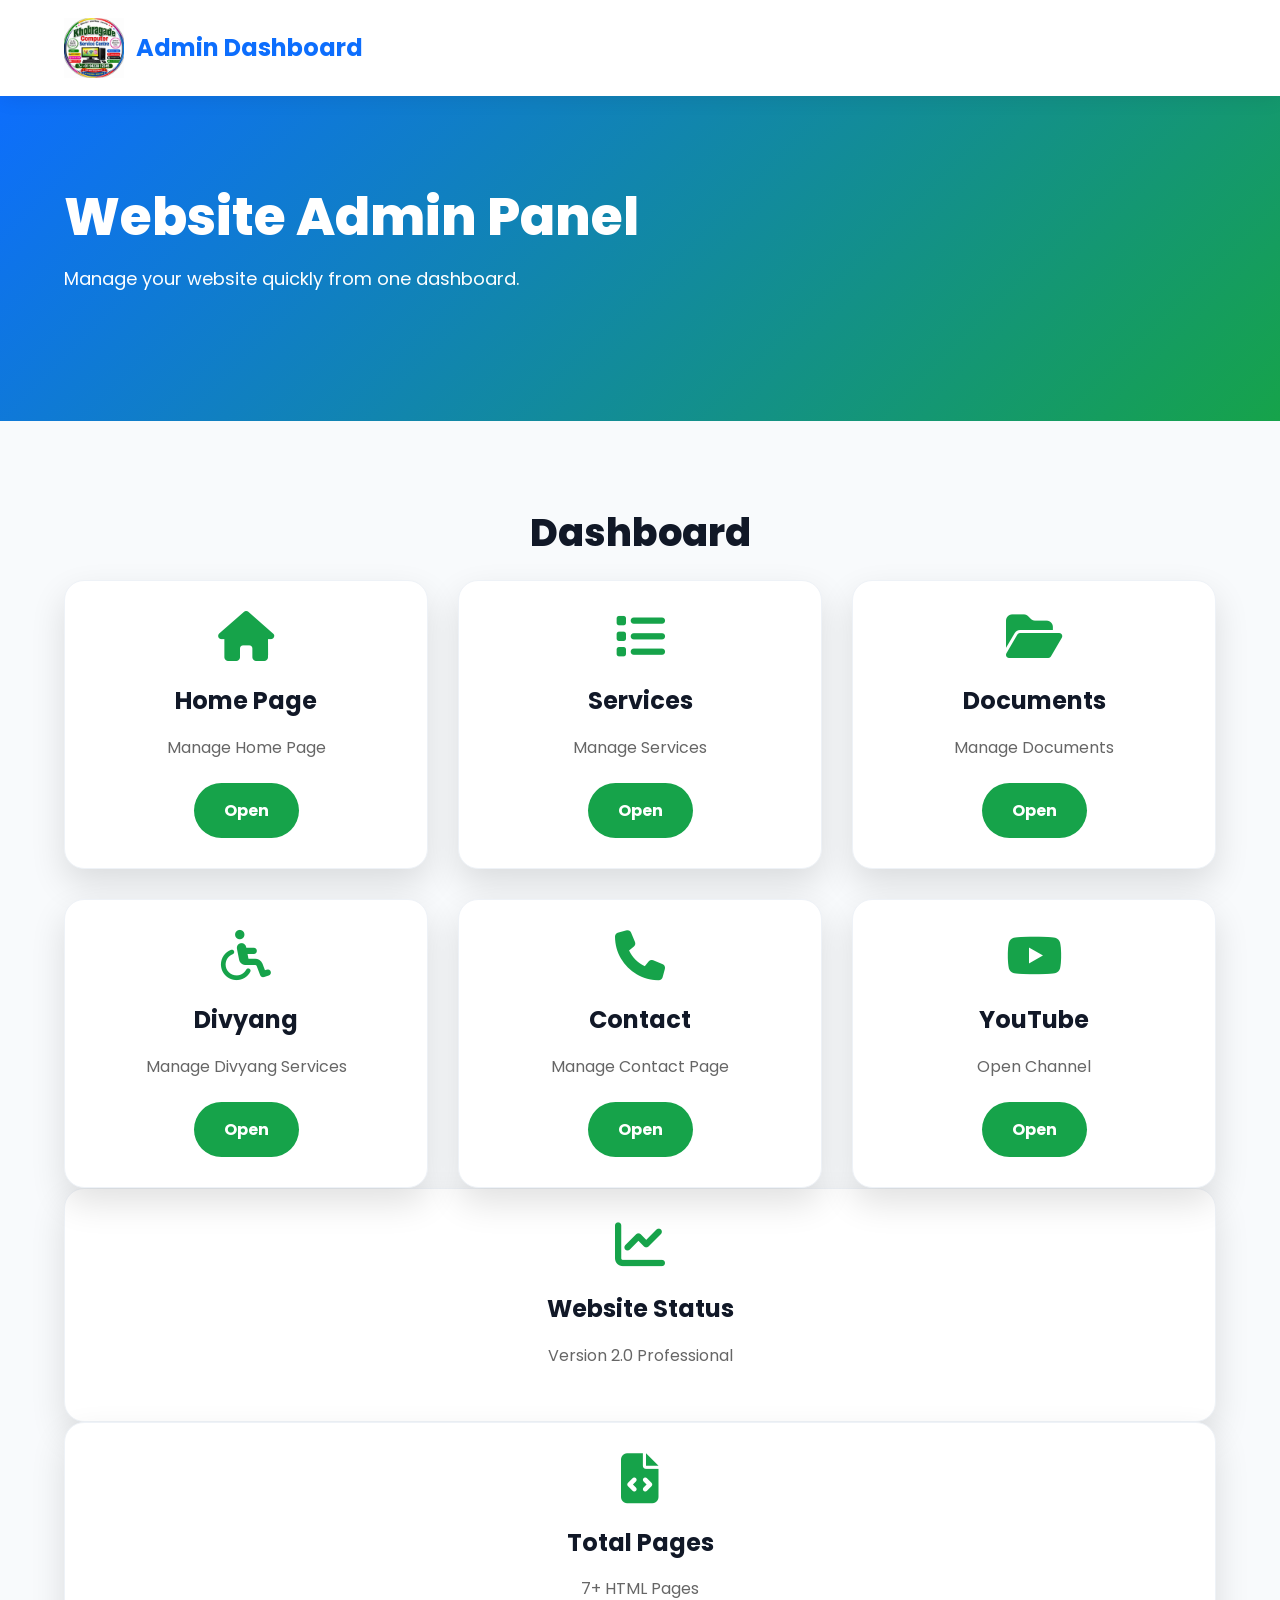
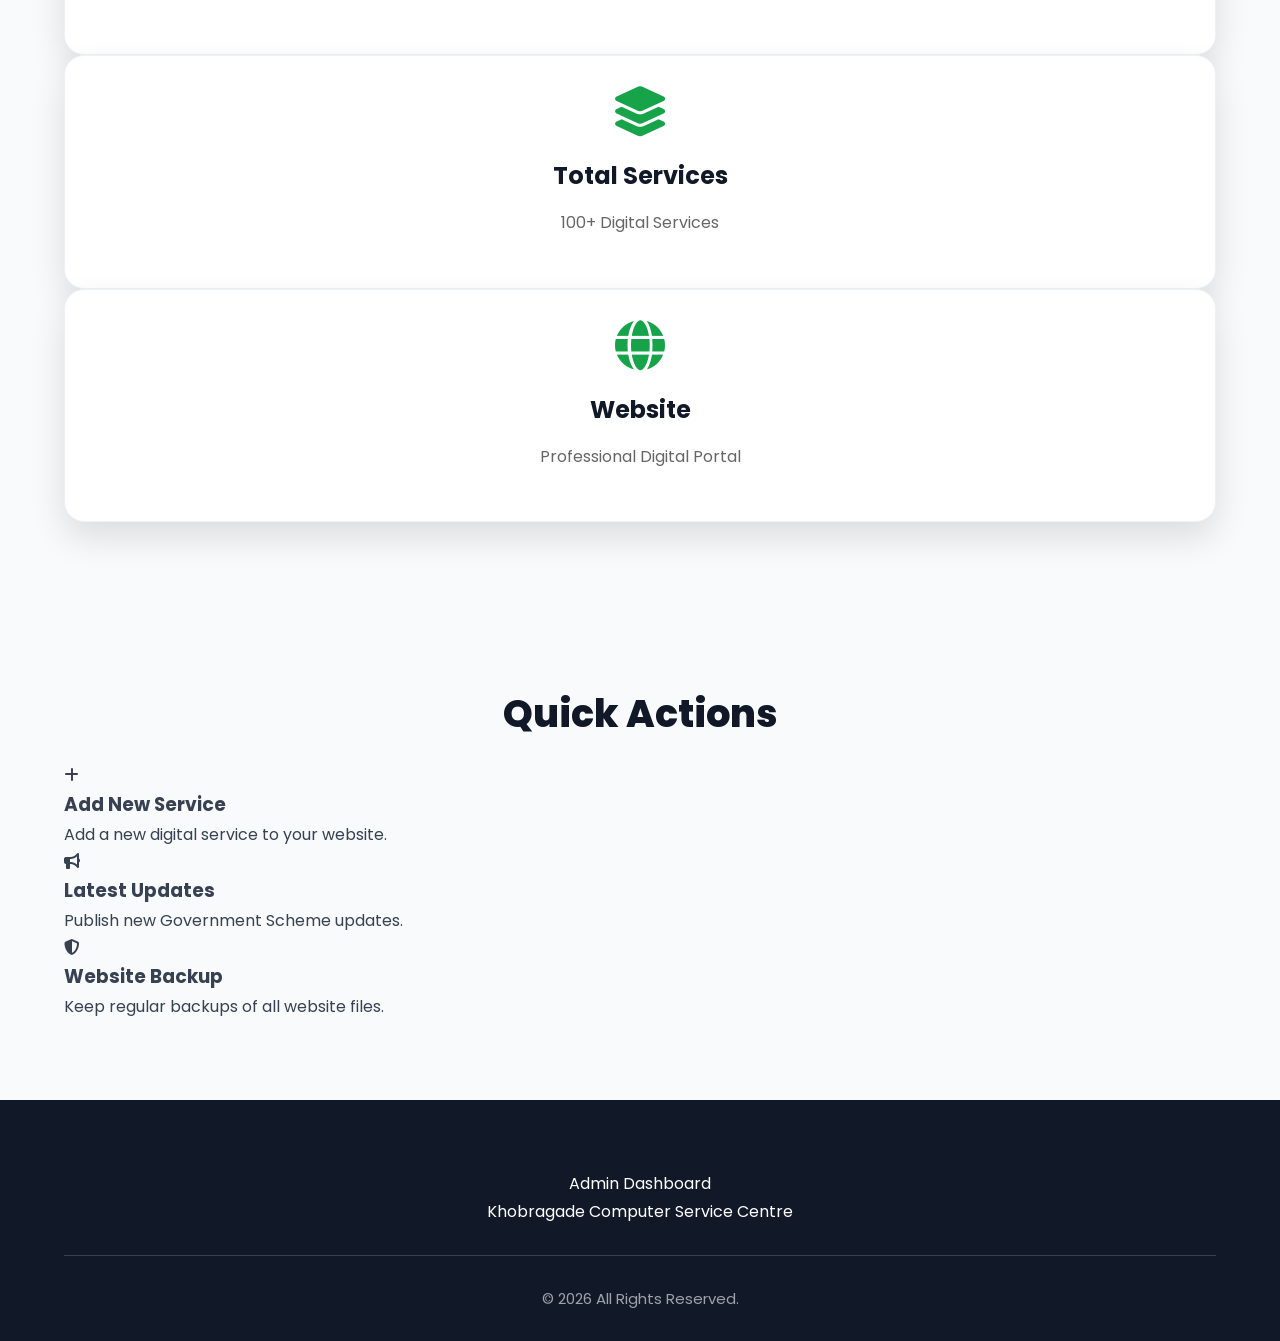
<file: admin.html>
<!DOCTYPE html>
<html lang="en">

<head>

<meta charset="UTF-8">

<meta name="viewport" content="width=device-width, initial-scale=1.0">

<title>Admin Dashboard | Khobragade Computer Service Centre</title>

<link rel="stylesheet" href="style.css">

<link href="https://fonts.googleapis.com/css2?family=Poppins:wght@300;400;500;600;700;800&display=swap" rel="stylesheet">

<link rel="stylesheet"
href="https://cdnjs.cloudflare.com/ajax/libs/font-awesome/6.7.2/css/all.min.css">

</head>

<body>

<header class="header">

<div class="container">

<div class="logo">

<img src="logo.png" alt="Logo">

<span>Admin Dashboard</span>

</div>

</div>

</header>

<section class="hero">

<div class="container">

<h1>Website Admin Panel</h1>

<p>

Manage your website quickly from one dashboard.

</p>

</div>

</section>

<section class="services">

<div class="container">

<h2 class="section-title">

Dashboard

</h2>

<div class="service-grid">

<div class="service-card">

<i class="fa-solid fa-house"></i>

<h3>Home Page</h3>

<p>Manage Home Page</p>

<a href="index.html" class="btn btn-primary">

Open

</a>

</div>

<div class="service-card">

<i class="fa-solid fa-list"></i>

<h3>Services</h3>

<p>Manage Services</p>

<a href="services.html" class="btn btn-primary">

Open

</a>

</div>

<div class="service-card">

<i class="fa-solid fa-folder-open"></i>

<h3>Documents</h3>

<p>Manage Documents</p>

<a href="documents.html" class="btn btn-primary">

Open

</a>

</div>

<div class="service-card">

<i class="fa-solid fa-wheelchair"></i>

<h3>Divyang</h3>

<p>Manage Divyang Services</p>

<a href="divyang.html" class="btn btn-primary">

Open

</a>

</div>

<div class="service-card">

<i class="fa-solid fa-phone"></i>

<h3>Contact</h3>

<p>Manage Contact Page</p>

<a href="contact.html" class="btn btn-primary">

Open

</a>

</div>

<div class="service-card">

<i class="fa-brands fa-youtube"></i>

<h3>YouTube</h3>

<p>Open Channel</p>

<a href="https://youtube.com/@niteshkhobragade8"

target="_blank"

class="btn btn-primary">

Open

</a>

</div>

</div>
<!-- ==========================================
WEBSITE STATISTICS
========================================== -->

<div class="service-card">

<i class="fa-solid fa-chart-line"></i>

<h3>Website Status</h3>

<p>Version 2.0 Professional</p>

</div>

<div class="service-card">

<i class="fa-solid fa-file-code"></i>

<h3>Total Pages</h3>

<p>7+ HTML Pages</p>

</div>

<div class="service-card">

<i class="fa-solid fa-layer-group"></i>

<h3>Total Services</h3>

<p>100+ Digital Services</p>

</div>

<div class="service-card">

<i class="fa-solid fa-globe"></i>

<h3>Website</h3>

<p>Professional Digital Portal</p>

</div>

</div>

</div>

</section>

<!-- ==========================================
QUICK ACTIONS
========================================== -->

<section class="why">

<div class="container">

<h2 class="section-title">

Quick Actions

</h2>

<div class="why-grid">

<div class="why-card">

<i class="fa-solid fa-plus"></i>

<h3>Add New Service</h3>

<p>Add a new digital service to your website.</p>

</div>

<div class="why-card">

<i class="fa-solid fa-bullhorn"></i>

<h3>Latest Updates</h3>

<p>Publish new Government Scheme updates.</p>

</div>

<div class="why-card">

<i class="fa-solid fa-shield-halved"></i>

<h3>Website Backup</h3>

<p>Keep regular backups of all website files.</p>

</div>

</div>

</div>

</section>

<!-- ==========================================
FOOTER
========================================== -->

<footer>

<div class="container">

<p style="text-align:center;">

Admin Dashboard<br>

Khobragade Computer Service Centre

</p>

<hr>

<p class="copyright">

© 2026 All Rights Reserved.

</p>

</div>

</footer>

<script src="script.js"></script>

</body>

</html>
</file>
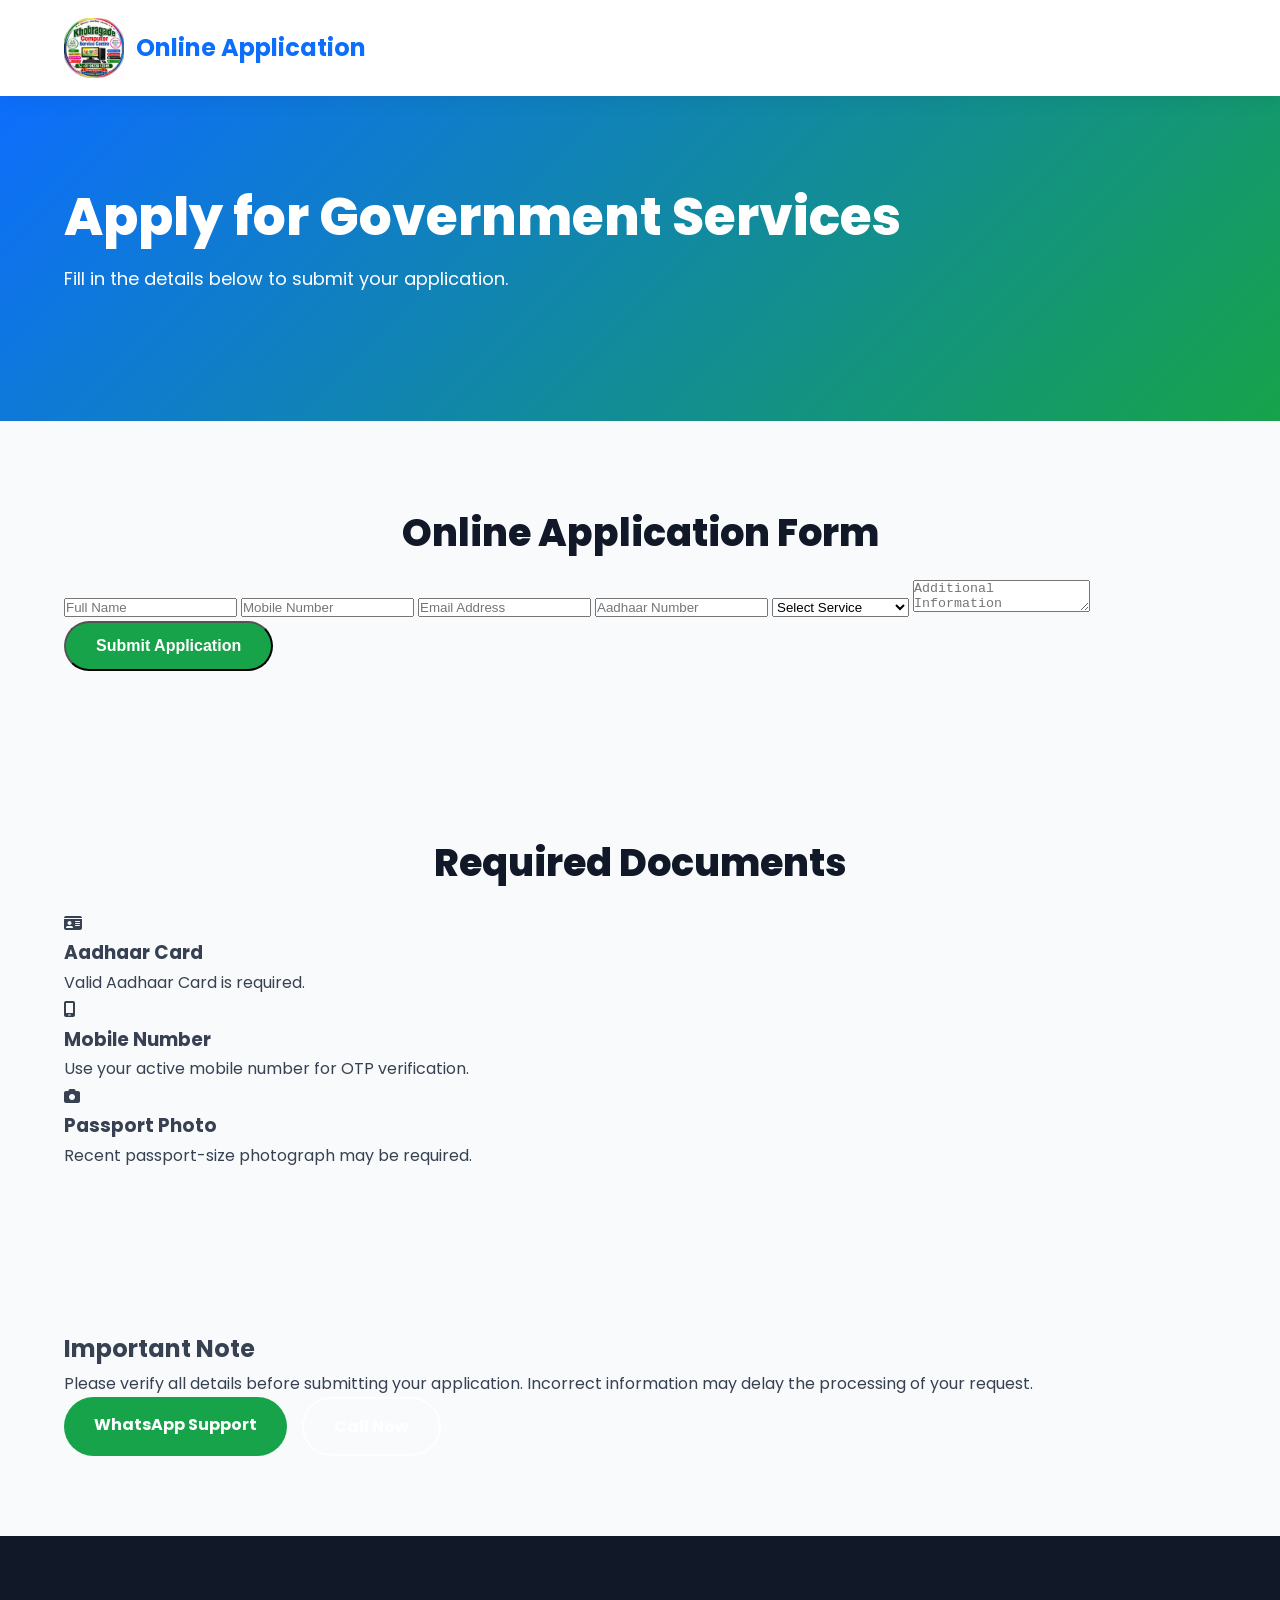
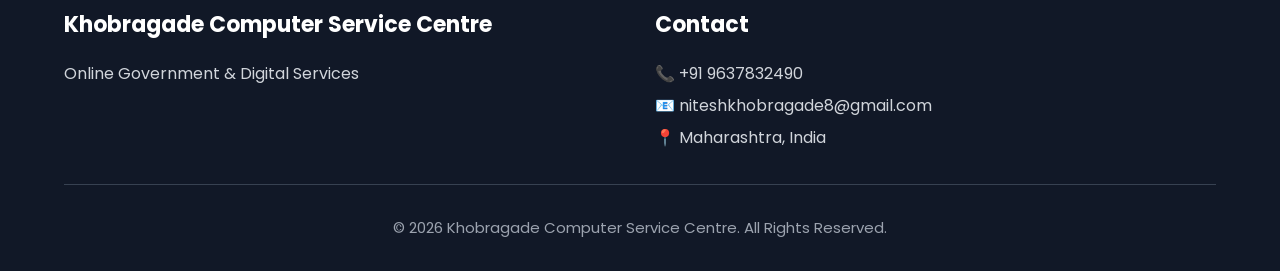
<file: apply.html>
<!DOCTYPE html>
<html lang="en">

<head>

<meta charset="UTF-8">

<meta name="viewport" content="width=device-width, initial-scale=1.0">

<title>Apply Online | Khobragade Computer Service Centre</title>

<link rel="stylesheet" href="style.css">

<link href="https://fonts.googleapis.com/css2?family=Poppins:wght@300;400;500;600;700;800&display=swap" rel="stylesheet">

<link rel="stylesheet" href="https://cdnjs.cloudflare.com/ajax/libs/font-awesome/6.7.2/css/all.min.css">

</head>

<body>

<header class="header">

<div class="container">

<div class="logo">

<img src="logo.png" alt="Logo">

<span>Online Application</span>

</div>

</div>

</header>

<section class="hero">

<div class="container">

<h1>Apply for Government Services</h1>

<p>

Fill in the details below to submit your application.

</p>

</div>

</section>

<section class="contact-form-section">

<div class="container">

<h2 class="section-title">

Online Application Form

</h2>

<form class="contact-form">

<input type="text" placeholder="Full Name" required>

<input type="tel" placeholder="Mobile Number" required>

<input type="email" placeholder="Email Address">

<input type="text" placeholder="Aadhaar Number">

<select required>

<option value="">Select Service</option>

<option>Maha ID</option>

<option>UDID Card</option>

<option>PAN Card</option>

<option>Ayushman Card</option>

<option>Income Certificate</option>

<option>Caste Certificate</option>

<option>Domicile Certificate</option>

<option>Other Service</option>

</select>

<textarea placeholder="Additional Information"></textarea>

<button type="submit" class="btn btn-primary">

Submit Application

</button>

</form>

</div>

</section>
<!-- ==========================================
REQUIRED DOCUMENTS
========================================== -->

<section class="why">

<div class="container">

<h2 class="section-title">

Required Documents

</h2>

<div class="why-grid">

<div class="why-card">

<i class="fa-solid fa-id-card"></i>

<h3>Aadhaar Card</h3>

<p>Valid Aadhaar Card is required.</p>

</div>

<div class="why-card">

<i class="fa-solid fa-mobile-screen"></i>

<h3>Mobile Number</h3>

<p>Use your active mobile number for OTP verification.</p>

</div>

<div class="why-card">

<i class="fa-solid fa-camera"></i>

<h3>Passport Photo</h3>

<p>Recent passport-size photograph may be required.</p>

</div>

</div>

</div>

</section>

<!-- ==========================================
IMPORTANT NOTE
========================================== -->

<section class="contact-cta">

<div class="container">

<h2>Important Note</h2>

<p>

Please verify all details before submitting your application. Incorrect information may delay the processing of your request.

</p>

<div class="hero-buttons">

<a href="https://wa.me/919637832490"

target="_blank"

class="btn btn-primary">

WhatsApp Support

</a>

<a href="tel:+919637832490"

class="btn btn-outline">

Call Now

</a>

</div>

</div>

</section>

<!-- ==========================================
FOOTER
========================================== -->

<footer>

<div class="container">

<div class="footer-grid">

<div>

<h3>Khobragade Computer Service Centre</h3>

<p>

Online Government & Digital Services

</p>

</div>

<div>

<h3>Contact</h3>

<p>📞 +91 9637832490</p>

<p>📧 niteshkhobragade8@gmail.com</p>

<p>📍 Maharashtra, India</p>

</div>

</div>

<hr>

<p class="copyright">

© 2026 Khobragade Computer Service Centre. All Rights Reserved.

</p>

</div>

</footer>

<script src="script.js"></script>

</body>

</html>
</file>
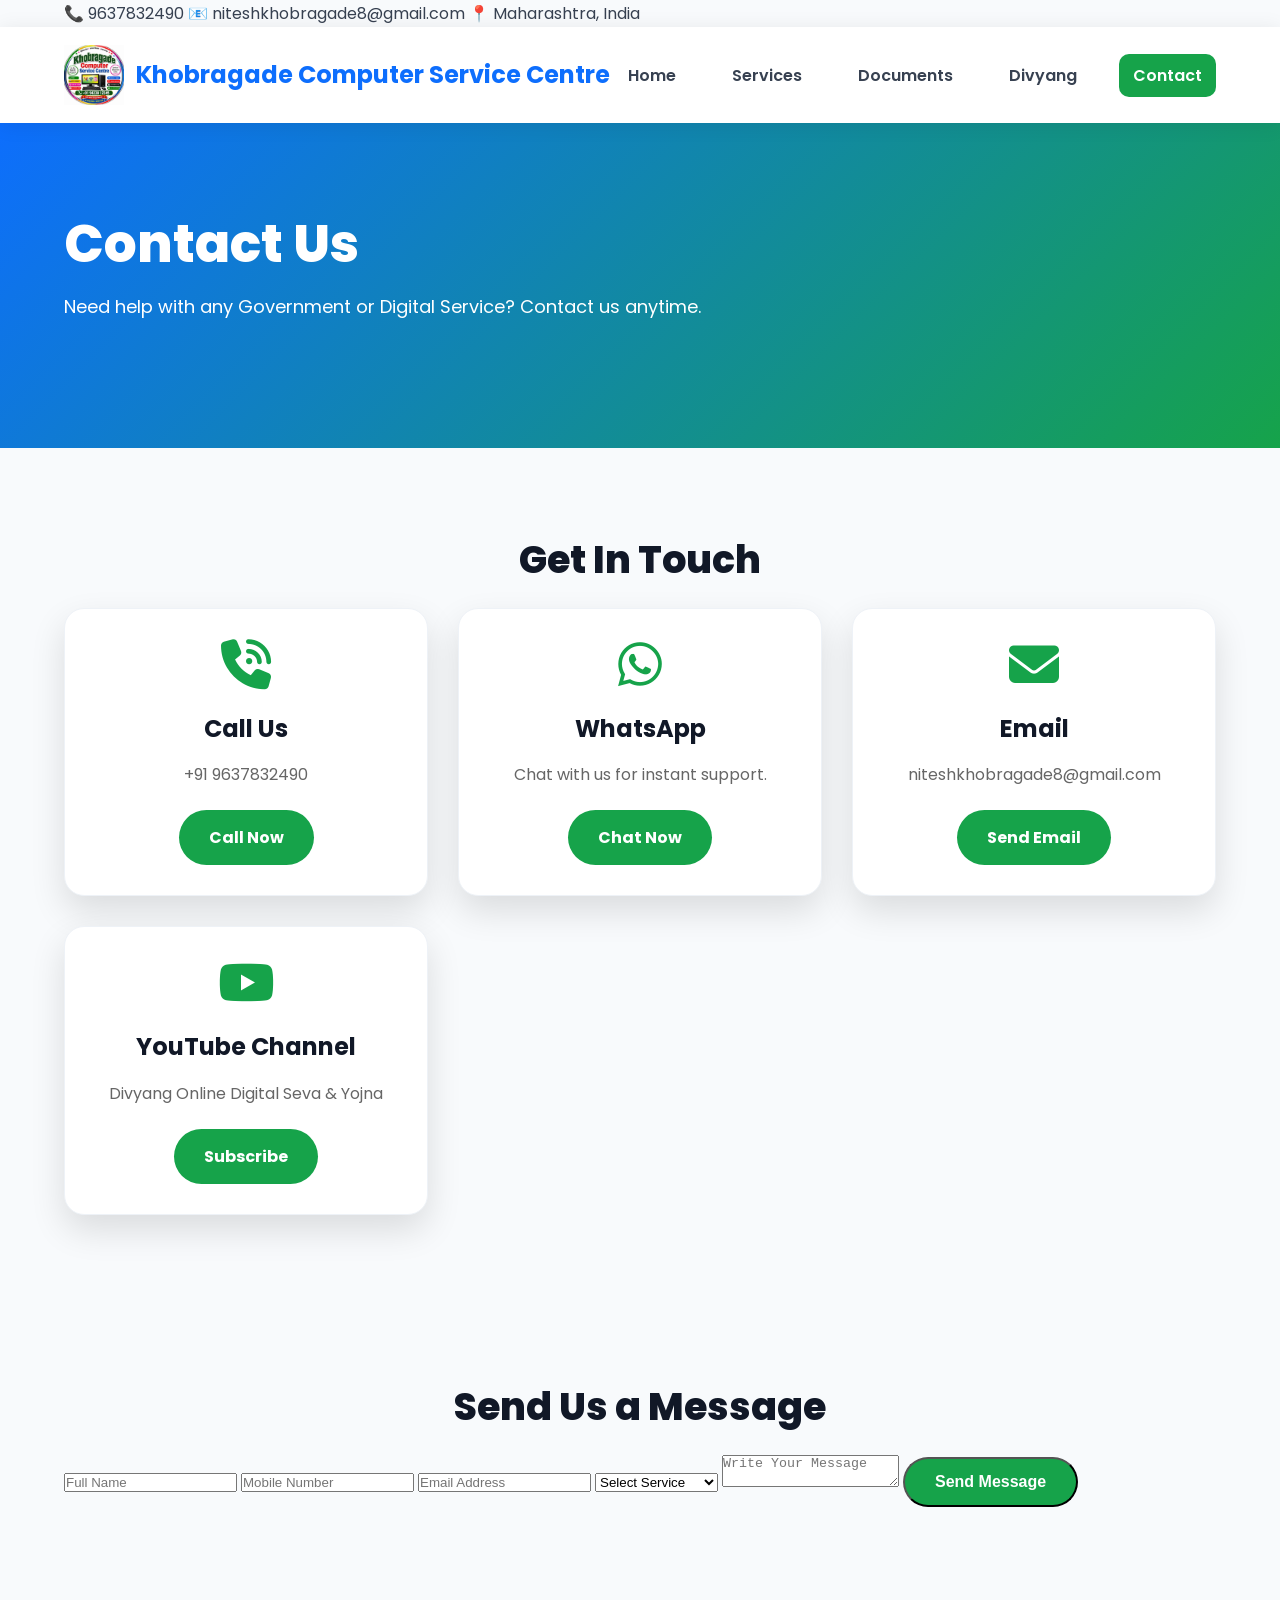
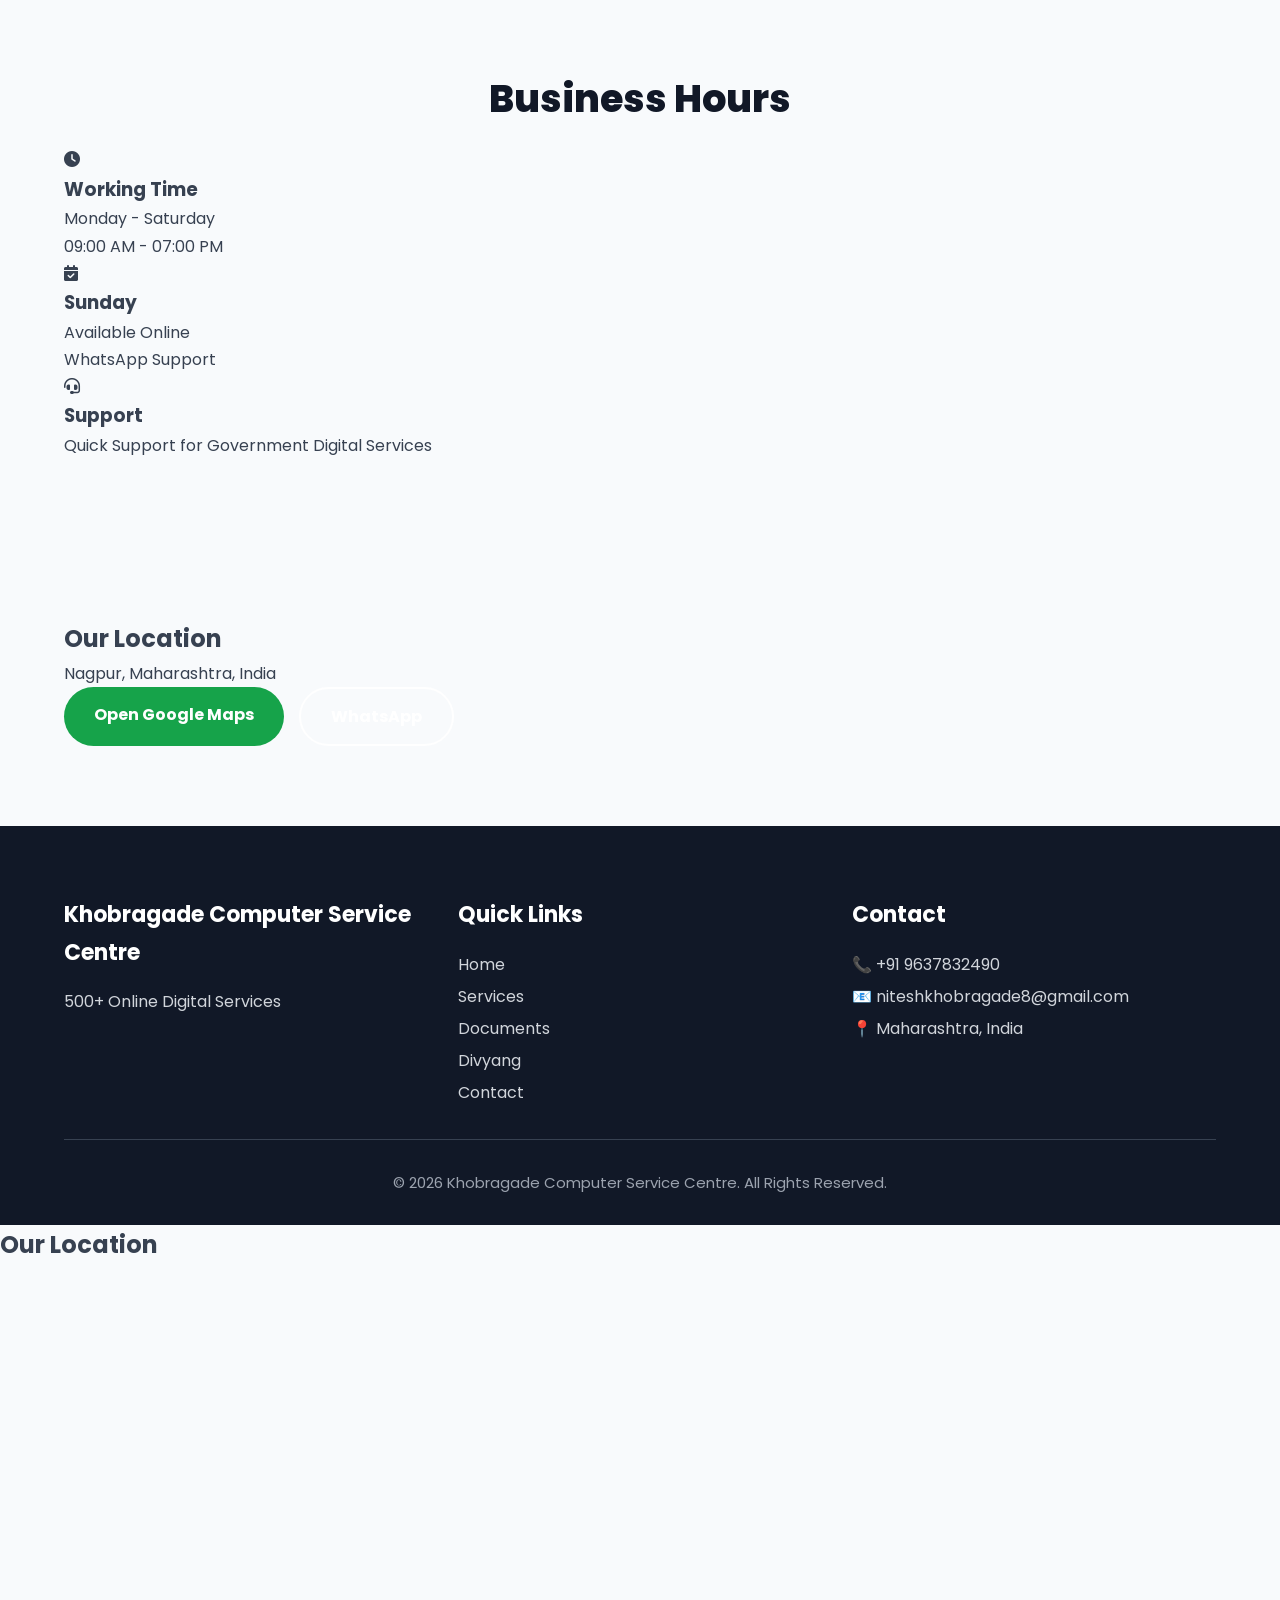
<file: contact.html>
<!DOCTYPE html>
<html lang="en">

<head>

<meta charset="UTF-8">

<meta name="viewport" content="width=device-width, initial-scale=1.0">

<title>Contact Us | Khobragade Computer Service Centre</title>

<meta name="description" content="Contact Khobragade Computer Service Centre for Maha ID, Divyang Services, PAN Card, Ayushman Card and all Online Digital Services.">

<link rel="stylesheet" href="style.css">

<link href="https://fonts.googleapis.com/css2?family=Poppins:wght@300;400;500;600;700;800&display=swap" rel="stylesheet">

<link rel="stylesheet"
href="https://cdnjs.cloudflare.com/ajax/libs/font-awesome/6.7.2/css/all.min.css">

</head>

<body>

<div class="top-bar">

<div class="container">

<span>📞 9637832490</span>

<span>📧 niteshkhobragade8@gmail.com</span>

<span>📍 Maharashtra, India</span>

</div>

</div>

<header class="header">

<div class="container">

<a href="index.html" class="logo">

<img src="logo.png" alt="Logo">

<span>Khobragade Computer Service Centre</span>

</a>

<nav>

<ul>

<li><a href="index.html">Home</a></li>

<li><a href="services.html">Services</a></li>

<li><a href="documents.html">Documents</a></li>

<li><a href="divyang.html">Divyang</a></li>

<li><a href="contact.html" class="active">Contact</a></li>

</ul>

</nav>

</div>

</header>

<section class="hero">

<div class="container">

<h1>Contact Us</h1>

<p>

Need help with any Government or Digital Service? Contact us anytime.

</p>

</div>

</section>

<section class="services">

<div class="container">

<h2 class="section-title">

Get In Touch

</h2>

<div class="service-grid">
<!-- ==========================================
CONTACT INFORMATION
========================================== -->

<div class="service-card">

<i class="fa-solid fa-phone-volume"></i>

<h3>Call Us</h3>

<p>+91 9637832490</p>

<a href="tel:+919637832490" class="btn btn-primary">
Call Now
</a>

</div>

<div class="service-card">

<i class="fa-brands fa-whatsapp"></i>

<h3>WhatsApp</h3>

<p>Chat with us for instant support.</p>

<a href="https://wa.me/919637832490"
target="_blank"
class="btn btn-primary">
Chat Now
</a>

</div>

<div class="service-card">

<i class="fa-solid fa-envelope"></i>

<h3>Email</h3>

<p>niteshkhobragade8@gmail.com</p>

<a href="mailto:niteshkhobragade8@gmail.com"
class="btn btn-primary">
Send Email
</a>

</div>

<div class="service-card">

<i class="fa-brands fa-youtube"></i>

<h3>YouTube Channel</h3>

<p>Divyang Online Digital Seva & Yojna</p>

<a href="https://youtube.com/@niteshkhobragade8"
target="_blank"
class="btn btn-primary">
Subscribe
</a>

</div>

</div>

</div>

</section>

<!-- ==========================================
CONTACT FORM
========================================== -->

<section class="contact-form-section">

<div class="container">

<h2 class="section-title">

Send Us a Message

</h2>

<form class="contact-form">

<input
type="text"
placeholder="Full Name"
required>

<input
type="tel"
placeholder="Mobile Number"
required>

<input
type="email"
placeholder="Email Address">

<select required>

<option value="">Select Service</option>

<option>Maha ID</option>

<option>UDID Card</option>

<option>Divyang Pension</option>

<option>PAN Card</option>

<option>Ayushman Card</option>

<option>Aadhaar Service</option>

<option>Other Service</option>

</select>

<textarea
placeholder="Write Your Message"
required></textarea>

<button
type="submit"
class="btn btn-primary">

Send Message

</button>

</form>

</div>

</section>
<!-- ==========================================
BUSINESS HOURS
========================================== -->

<section class="why">

<div class="container">

<h2 class="section-title">
Business Hours
</h2>

<div class="why-grid">

<div class="why-card">

<i class="fa-solid fa-clock"></i>

<h3>Working Time</h3>

<p>
Monday - Saturday
<br>
09:00 AM - 07:00 PM
</p>

</div>

<div class="why-card">

<i class="fa-solid fa-calendar-check"></i>

<h3>Sunday</h3>

<p>
Available Online
<br>
WhatsApp Support
</p>

</div>

<div class="why-card">

<i class="fa-solid fa-headset"></i>

<h3>Support</h3>

<p>
Quick Support for
Government Digital Services
</p>

</div>

</div>

</div>

</section>

<!-- ==========================================
LOCATION
========================================== -->

<section class="contact-cta">

<div class="container">

<h2>Our Location</h2>

<p>

Nagpur, Maharashtra, India

</p>

<div class="hero-buttons">

<a href="https://maps.google.com/?q=Nagpur,Maharashtra"
target="_blank"
class="btn btn-primary">

Open Google Maps

</a>

<a href="https://wa.me/919637832490"
target="_blank"
class="btn btn-outline">

WhatsApp

</a>

</div>

</div>

</section>

<!-- ==========================================
FOOTER
========================================== -->

<footer>

<div class="container">

<div class="footer-grid">

<div>

<h3>Khobragade Computer Service Centre</h3>

<p>
500+ Online Digital Services
</p>

</div>

<div>

<h3>Quick Links</h3>

<ul>

<li><a href="index.html">Home</a></li>

<li><a href="services.html">Services</a></li>

<li><a href="documents.html">Documents</a></li>

<li><a href="divyang.html">Divyang</a></li>

<li><a href="contact.html">Contact</a></li>

</ul>

</div>

<div>

<h3>Contact</h3>

<p>📞 +91 9637832490</p>

<p>📧 niteshkhobragade8@gmail.com</p>

<p>📍 Maharashtra, India</p>

</div>

</div>

<hr>

<p class="copyright">

© 2026 Khobragade Computer Service Centre.
All Rights Reserved.

</p>

</div>

</footer>

<script src="script.js"></script>

  <h2>Our Location</h2>

<iframe
src="https://www.google.com/maps?q=Gondia,Maharashtra&output=embed"
width="100%"
height="350"
style="border:0;border-radius:15px;"
loading="lazy">
</iframe>
  
</body>

</html>
</file>
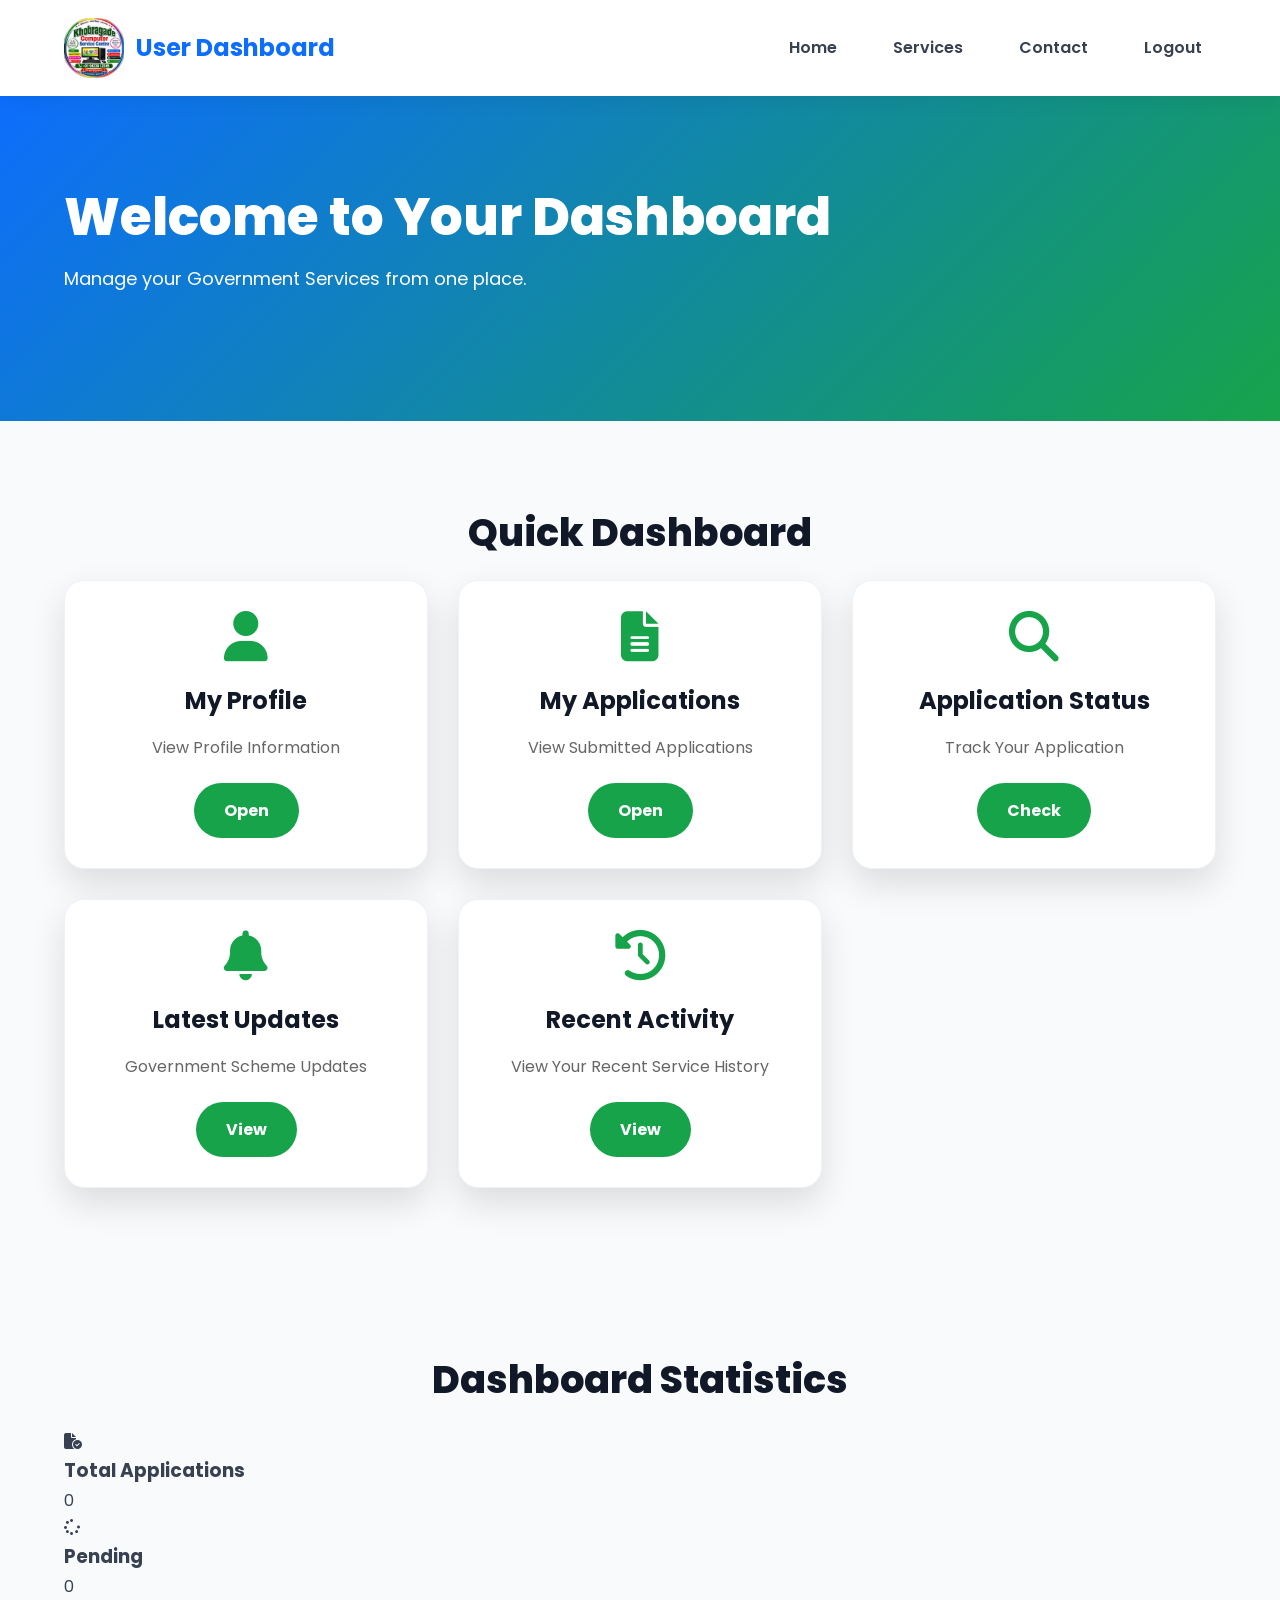
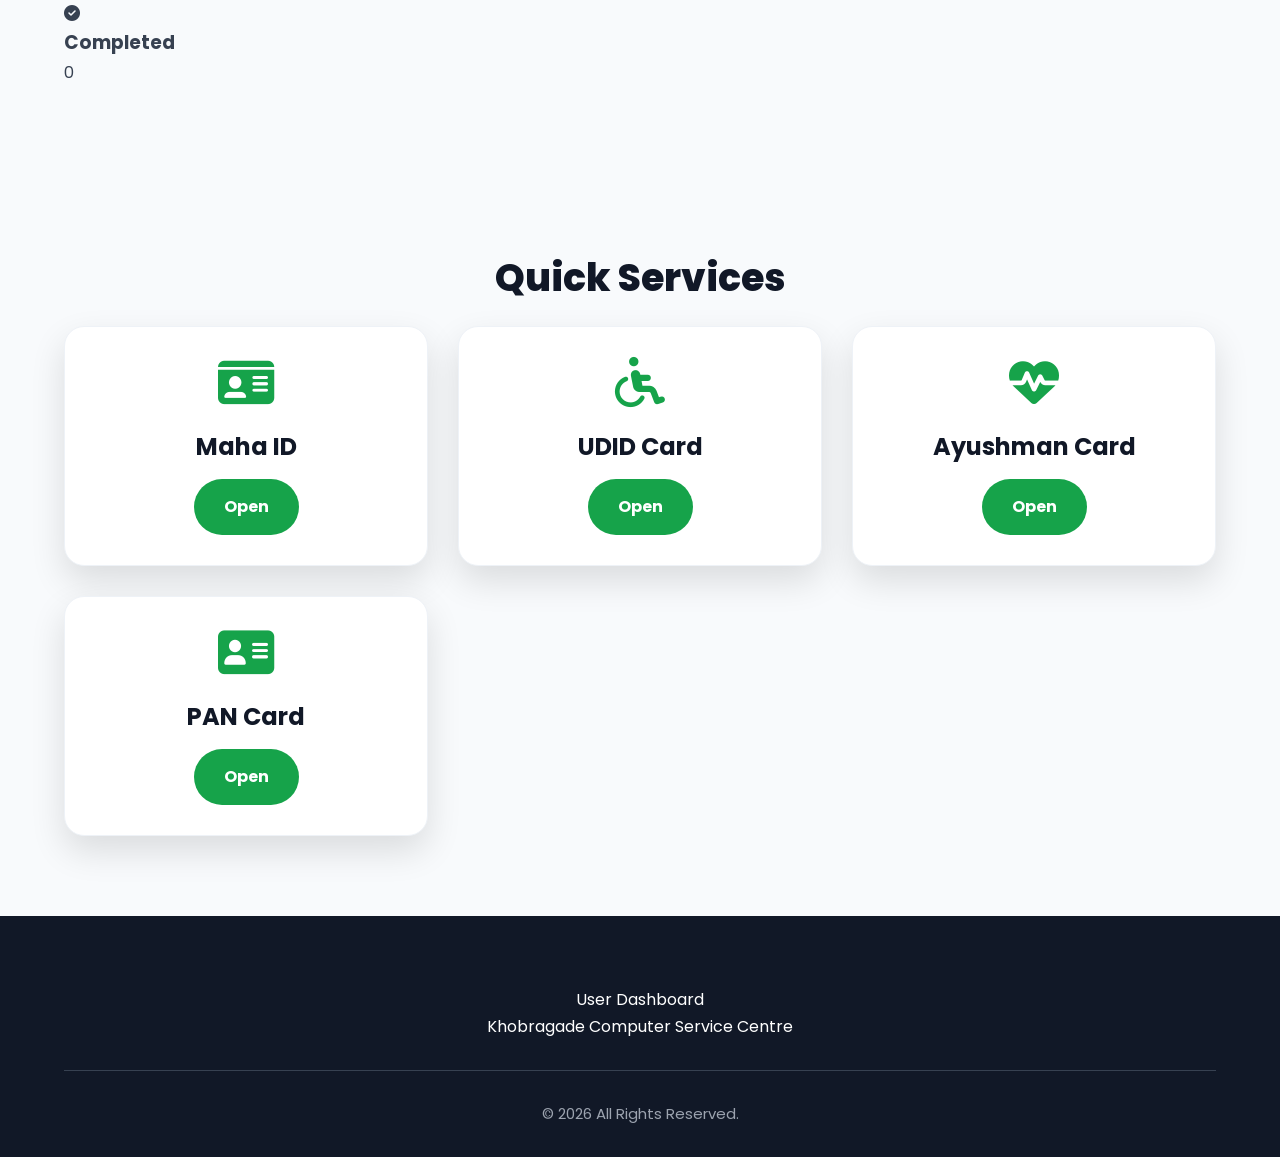
<file: dashboard.html>
<!DOCTYPE html>
<html lang="en">

<head>

<meta charset="UTF-8">

<meta name="viewport" content="width=device-width, initial-scale=1.0">

<title>User Dashboard | Khobragade Computer Service Centre</title>

<link rel="stylesheet" href="style.css">

<link href="https://fonts.googleapis.com/css2?family=Poppins:wght@300;400;500;600;700;800&display=swap" rel="stylesheet">

<link rel="stylesheet" href="https://cdnjs.cloudflare.com/ajax/libs/font-awesome/6.7.2/css/all.min.css">

</head>

<body>

<header class="header">

<div class="container">

<div class="logo">

<img src="logo.png" alt="Logo">

<span>User Dashboard</span>

</div>

<nav>

<ul>

<li><a href="index.html">Home</a></li>

<li><a href="services.html">Services</a></li>

<li><a href="contact.html">Contact</a></li>

<li><a href="login.html">Logout</a></li>

</ul>

</nav>

</div>

</header>

<section class="hero">

<div class="container">

<h1>Welcome to Your Dashboard</h1>

<p>

Manage your Government Services from one place.

</p>

</div>

</section>

<section class="services">

<div class="container">

<h2 class="section-title">

Quick Dashboard

</h2>

<div class="service-grid">

<div class="service-card">

<i class="fa-solid fa-user"></i>

<h3>My Profile</h3>

<p>View Profile Information</p>

<a href="#" class="btn btn-primary">Open</a>

</div>

<div class="service-card">

<i class="fa-solid fa-file-lines"></i>

<h3>My Applications</h3>

<p>View Submitted Applications</p>

<a href="#" class="btn btn-primary">Open</a>

</div>

<div class="service-card">

<i class="fa-solid fa-magnifying-glass"></i>

<h3>Application Status</h3>

<p>Track Your Application</p>

<a href="#" class="btn btn-primary">Check</a>

</div>

<div class="service-card">

<i class="fa-solid fa-bell"></i>

<h3>Latest Updates</h3>

<p>Government Scheme Updates</p>

<a href="#" class="btn btn-primary">View</a>

</div>
<div class="service-card">

<i class="fa-solid fa-clock-rotate-left"></i>

<h3>Recent Activity</h3>

<p>View Your Recent Service History</p>

<a href="#" class="btn btn-primary">
View
</a>

</div>

</div>

</div>

</section>

<!-- ==========================================
DASHBOARD STATISTICS
========================================== -->

<section class="why">

<div class="container">

<h2 class="section-title">

Dashboard Statistics

</h2>

<div class="why-grid">

<div class="why-card">

<i class="fa-solid fa-file-circle-check"></i>

<h3>Total Applications</h3>

<p>0</p>

</div>

<div class="why-card">

<i class="fa-solid fa-spinner"></i>

<h3>Pending</h3>

<p>0</p>

</div>

<div class="why-card">

<i class="fa-solid fa-circle-check"></i>

<h3>Completed</h3>

<p>0</p>

</div>

</div>

</div>

</section>

<!-- ==========================================
QUICK SERVICES
========================================== -->

<section class="services">

<div class="container">

<h2 class="section-title">

Quick Services

</h2>

<div class="service-grid">

<div class="service-card">

<i class="fa-solid fa-id-card"></i>

<h3>Maha ID</h3>

<a href="services.html" class="btn btn-primary">
Open
</a>

</div>

<div class="service-card">

<i class="fa-solid fa-wheelchair"></i>

<h3>UDID Card</h3>

<a href="divyang.html" class="btn btn-primary">
Open
</a>

</div>

<div class="service-card">

<i class="fa-solid fa-heart-pulse"></i>

<h3>Ayushman Card</h3>

<a href="services.html" class="btn btn-primary">
Open
</a>

</div>

<div class="service-card">

<i class="fa-solid fa-address-card"></i>

<h3>PAN Card</h3>

<a href="services.html" class="btn btn-primary">
Open
</a>

</div>

</div>

</div>

</section>

<!-- ==========================================
FOOTER
========================================== -->

<footer>

<div class="container">

<p style="text-align:center;">

User Dashboard

<br>

Khobragade Computer Service Centre

</p>

<hr>

<p class="copyright">

© 2026 All Rights Reserved.

</p>

</div>

</footer>

<script src="script.js"></script>

</body>

</html>
</file>
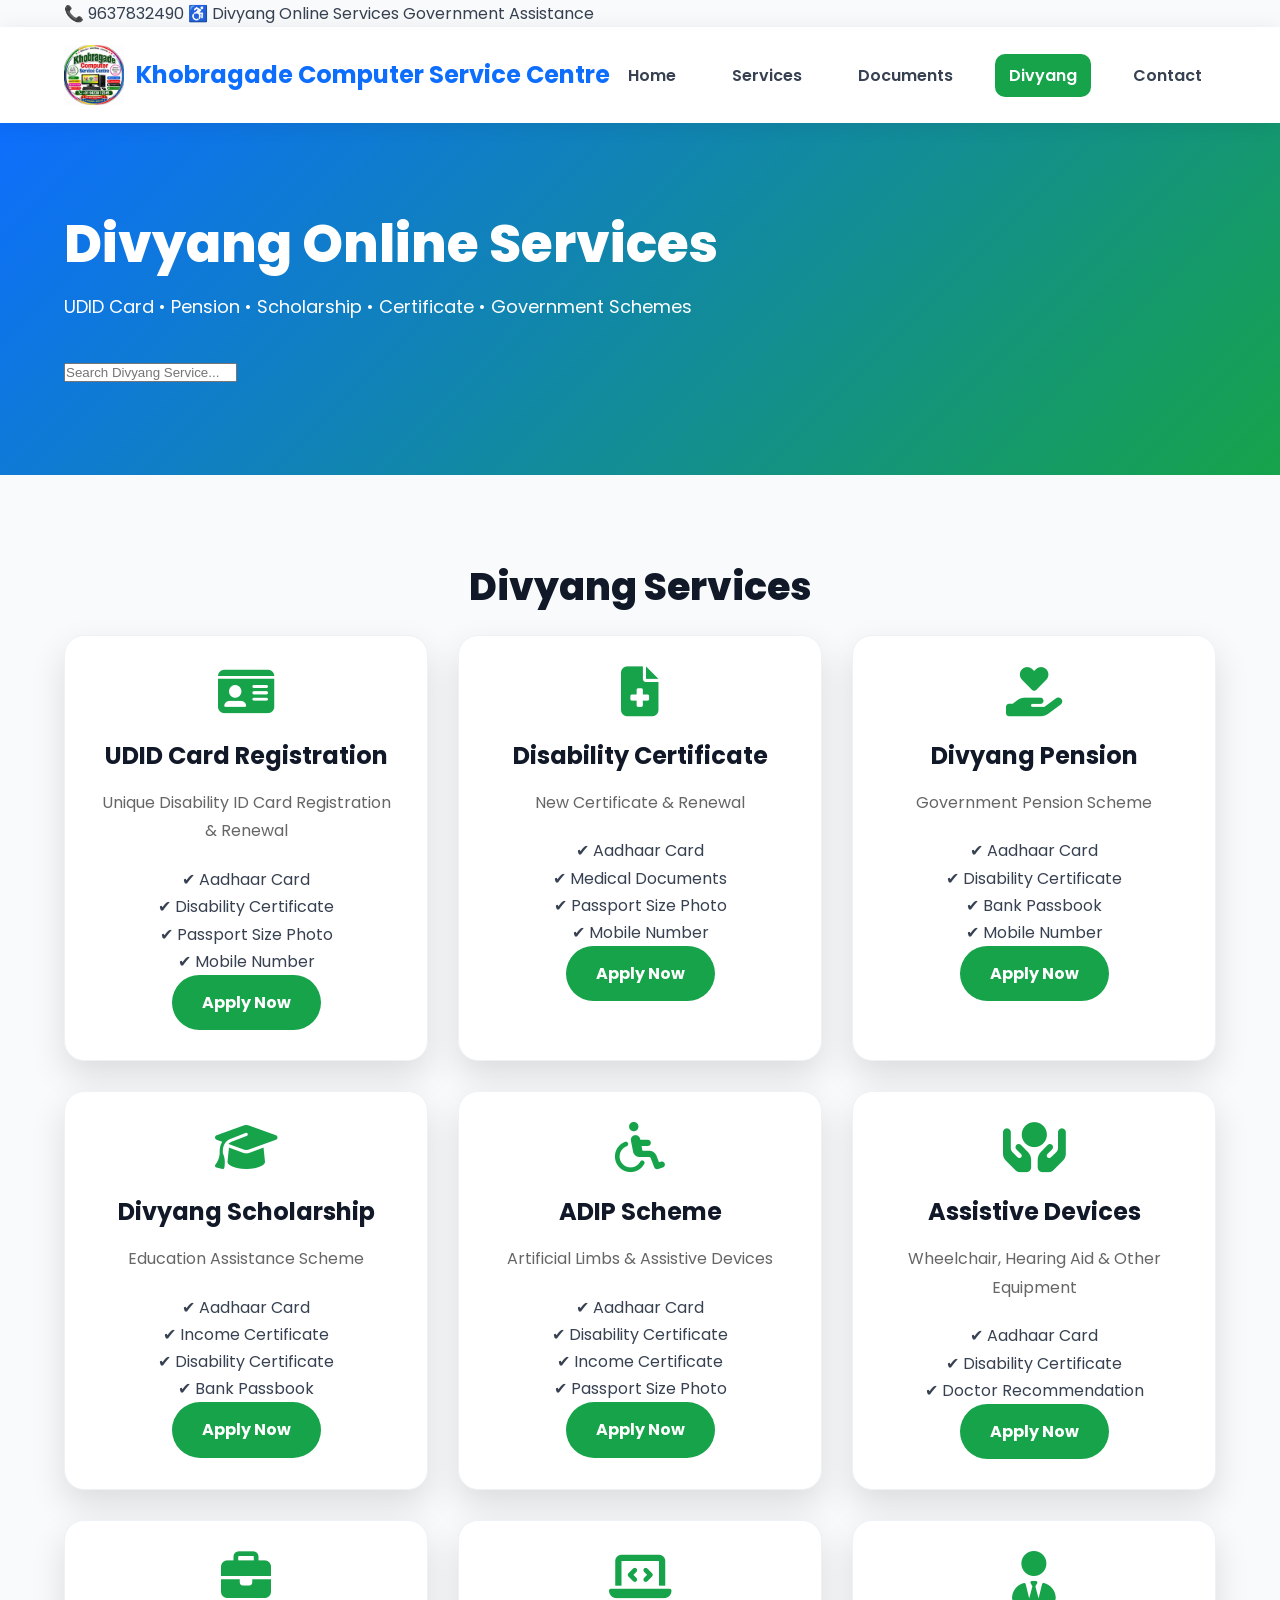
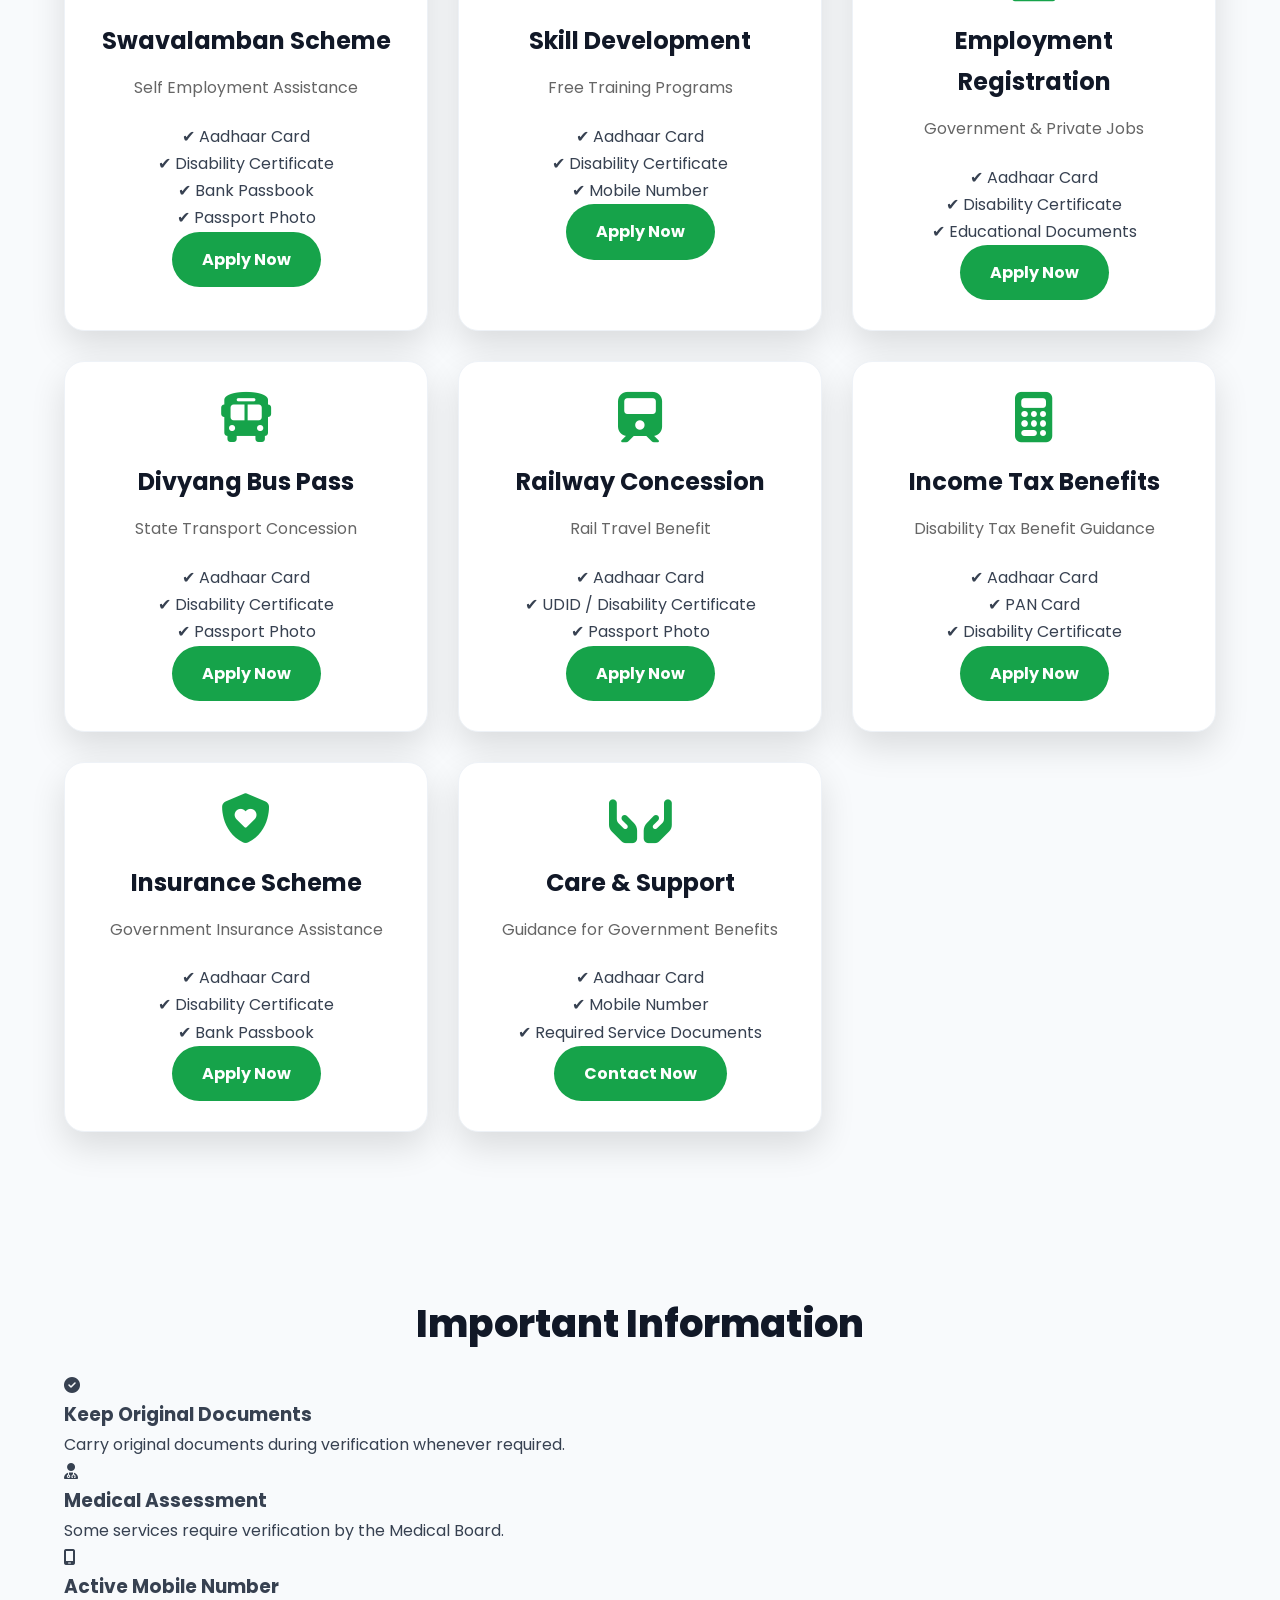
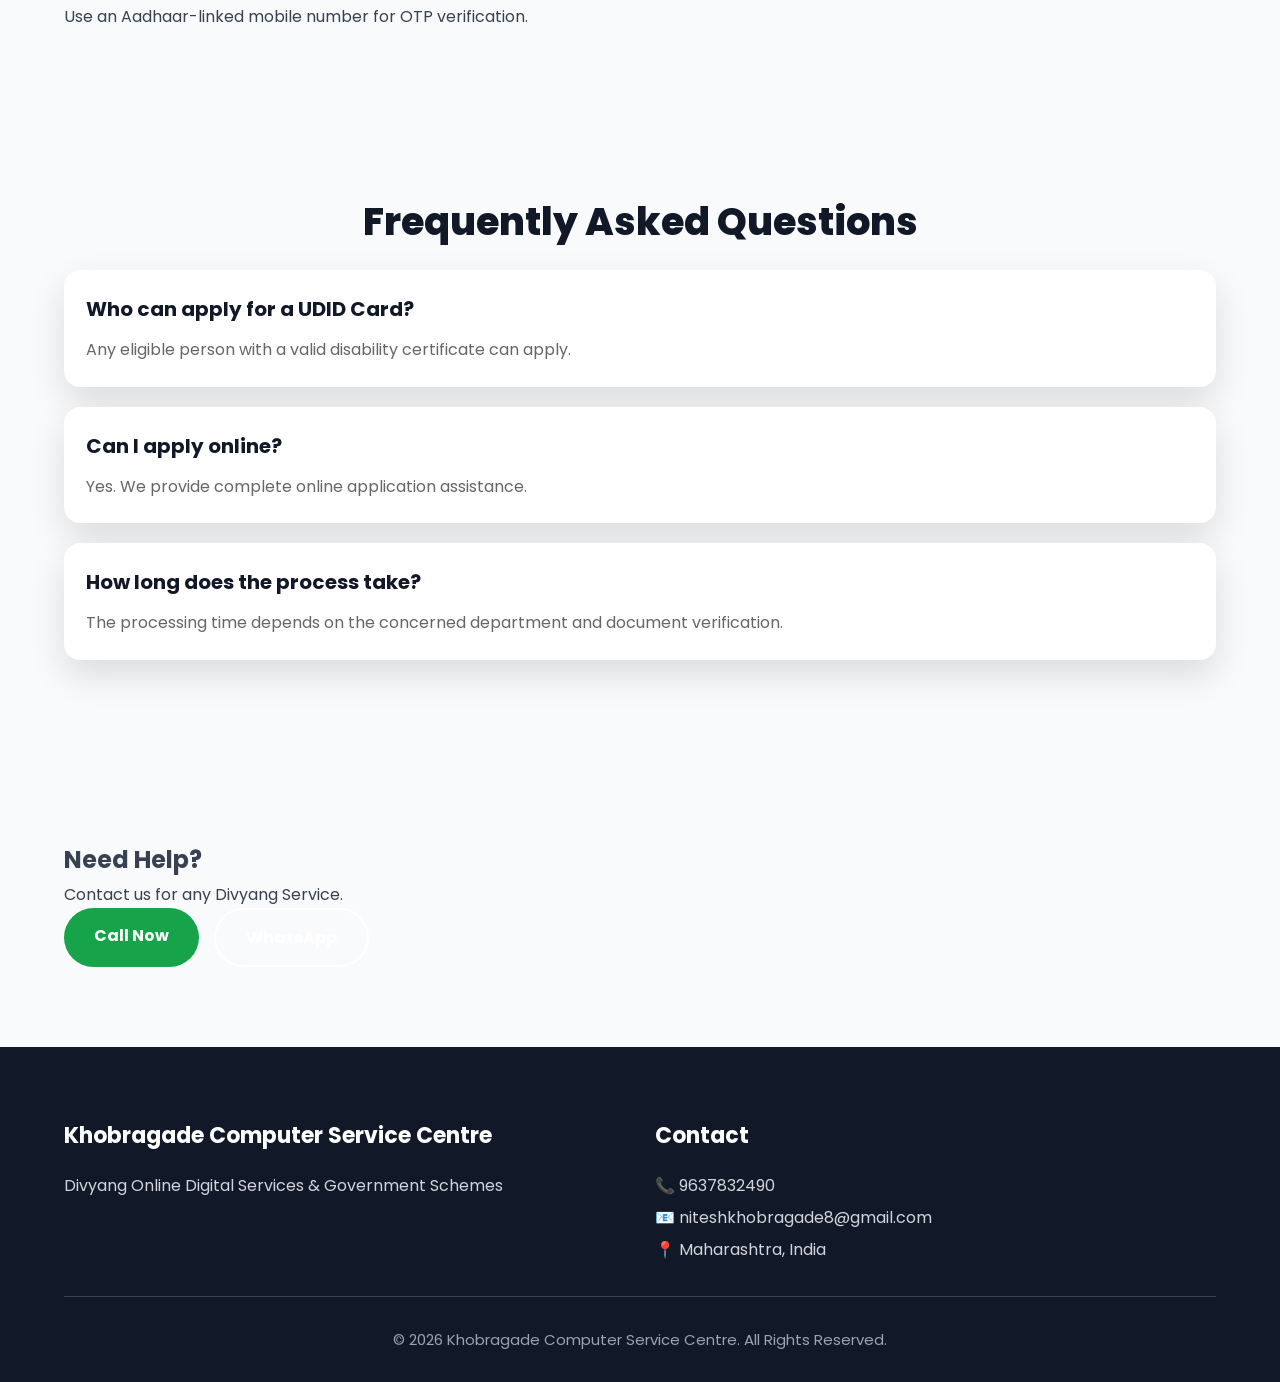
<file: divyang.html>
<!DOCTYPE html>
<html lang="en">

<head>

<meta charset="UTF-8">

<meta name="viewport" content="width=device-width, initial-scale=1.0">

<title>Divyang Services | Khobragade Computer Service Centre</title>

<meta name="description" content="UDID Card, Divyang Certificate, Pension, Scholarship, ADIP Scheme, Government Schemes and Online Services.">

<link rel="stylesheet" href="style.css">

<link href="https://fonts.googleapis.com/css2?family=Poppins:wght@300;400;500;600;700;800&display=swap" rel="stylesheet">

<link rel="stylesheet"
href="https://cdnjs.cloudflare.com/ajax/libs/font-awesome/6.7.2/css/all.min.css">

</head>

<body>

<div class="top-bar">

<div class="container">

<span>📞 9637832490</span>

<span>♿ Divyang Online Services</span>

<span>Government Assistance</span>

</div>

</div>

<header class="header">

<div class="container">

<a href="index.html" class="logo">

<img src="logo.png" alt="Logo">

<span>Khobragade Computer Service Centre</span>

</a>

<nav>

<ul>

<li><a href="index.html">Home</a></li>

<li><a href="services.html">Services</a></li>

<li><a href="documents.html">Documents</a></li>

<li><a href="divyang.html" class="active">Divyang</a></li>

<li><a href="contact.html">Contact</a></li>

</ul>

</nav>

</div>

</header>

<section class="hero">

<div class="container">

<h1>Divyang Online Services</h1>

<p>

UDID Card • Pension • Scholarship • Certificate • Government Schemes

</p>

<input
type="text"
id="serviceSearch"
placeholder="Search Divyang Service...">

</div>

</section>

<section class="services">

<div class="container">

<h2 class="section-title">

Divyang Services

</h2>

<div class="service-grid">
<!-- ==========================================
UDID CARD
========================================== -->

<div class="service-card">

<i class="fa-solid fa-id-card"></i>

<h3>UDID Card Registration</h3>

<p>Unique Disability ID Card Registration & Renewal</p>

<ul>
<li>✔ Aadhaar Card</li>
<li>✔ Disability Certificate</li>
<li>✔ Passport Size Photo</li>
<li>✔ Mobile Number</li>
</ul>

<a href="contact.html" class="btn btn-primary">
Apply Now
</a>

</div>

<!-- ==========================================
DISABILITY CERTIFICATE
========================================== -->

<div class="service-card">

<i class="fa-solid fa-file-medical"></i>

<h3>Disability Certificate</h3>

<p>New Certificate & Renewal</p>

<ul>
<li>✔ Aadhaar Card</li>
<li>✔ Medical Documents</li>
<li>✔ Passport Size Photo</li>
<li>✔ Mobile Number</li>
</ul>

<a href="contact.html" class="btn btn-primary">
Apply Now
</a>

</div>

<!-- ==========================================
DIVYANG PENSION
========================================== -->

<div class="service-card">

<i class="fa-solid fa-hand-holding-heart"></i>

<h3>Divyang Pension</h3>

<p>Government Pension Scheme</p>

<ul>
<li>✔ Aadhaar Card</li>
<li>✔ Disability Certificate</li>
<li>✔ Bank Passbook</li>
<li>✔ Mobile Number</li>
</ul>

<a href="contact.html" class="btn btn-primary">
Apply Now
</a>

</div>

<!-- ==========================================
DIVYANG SCHOLARSHIP
========================================== -->

<div class="service-card">

<i class="fa-solid fa-graduation-cap"></i>

<h3>Divyang Scholarship</h3>

<p>Education Assistance Scheme</p>

<ul>
<li>✔ Aadhaar Card</li>
<li>✔ Income Certificate</li>
<li>✔ Disability Certificate</li>
<li>✔ Bank Passbook</li>
</ul>

<a href="contact.html" class="btn btn-primary">
Apply Now
</a>

</div>

<!-- ==========================================
ADIP SCHEME
========================================== -->

<div class="service-card">

<i class="fa-solid fa-wheelchair"></i>

<h3>ADIP Scheme</h3>

<p>Artificial Limbs & Assistive Devices</p>

<ul>
<li>✔ Aadhaar Card</li>
<li>✔ Disability Certificate</li>
<li>✔ Income Certificate</li>
<li>✔ Passport Size Photo</li>
</ul>

<a href="contact.html" class="btn btn-primary">
Apply Now
</a>

</div>

<!-- ==========================================
ASSISTIVE DEVICES
========================================== -->

<div class="service-card">

<i class="fa-solid fa-hands-holding-circle"></i>

<h3>Assistive Devices</h3>

<p>Wheelchair, Hearing Aid & Other Equipment</p>

<ul>
<li>✔ Aadhaar Card</li>
<li>✔ Disability Certificate</li>
<li>✔ Doctor Recommendation</li>
</ul>

<a href="contact.html" class="btn btn-primary">
Apply Now
</a>

</div>
<!-- ==========================================
SWAVALAMBAN SCHEME
========================================== -->

<div class="service-card">

<i class="fa-solid fa-briefcase"></i>

<h3>Swavalamban Scheme</h3>

<p>Self Employment Assistance</p>

<ul>
<li>✔ Aadhaar Card</li>
<li>✔ Disability Certificate</li>
<li>✔ Bank Passbook</li>
<li>✔ Passport Photo</li>
</ul>

<a href="contact.html" class="btn btn-primary">
Apply Now
</a>

</div>

<!-- ==========================================
SKILL DEVELOPMENT
========================================== -->

<div class="service-card">

<i class="fa-solid fa-laptop-code"></i>

<h3>Skill Development</h3>

<p>Free Training Programs</p>

<ul>
<li>✔ Aadhaar Card</li>
<li>✔ Disability Certificate</li>
<li>✔ Mobile Number</li>
</ul>

<a href="contact.html" class="btn btn-primary">
Apply Now
</a>

</div>

<!-- ==========================================
EMPLOYMENT
========================================== -->

<div class="service-card">

<i class="fa-solid fa-user-tie"></i>

<h3>Employment Registration</h3>

<p>Government & Private Jobs</p>

<ul>
<li>✔ Aadhaar Card</li>
<li>✔ Disability Certificate</li>
<li>✔ Educational Documents</li>
</ul>

<a href="contact.html" class="btn btn-primary">
Apply Now
</a>

</div>

<!-- ==========================================
BUS PASS
========================================== -->

<div class="service-card">

<i class="fa-solid fa-bus"></i>

<h3>Divyang Bus Pass</h3>

<p>State Transport Concession</p>

<ul>
<li>✔ Aadhaar Card</li>
<li>✔ Disability Certificate</li>
<li>✔ Passport Photo</li>
</ul>

<a href="contact.html" class="btn btn-primary">
Apply Now
</a>

</div>

<!-- ==========================================
RAILWAY CONCESSION
========================================== -->

<div class="service-card">

<i class="fa-solid fa-train"></i>

<h3>Railway Concession</h3>

<p>Rail Travel Benefit</p>

<ul>
<li>✔ Aadhaar Card</li>
<li>✔ UDID / Disability Certificate</li>
<li>✔ Passport Photo</li>
</ul>

<a href="contact.html" class="btn btn-primary">
Apply Now
</a>

</div>

<!-- ==========================================
INCOME TAX BENEFITS
========================================== -->

<div class="service-card">

<i class="fa-solid fa-calculator"></i>

<h3>Income Tax Benefits</h3>

<p>Disability Tax Benefit Guidance</p>

<ul>
<li>✔ Aadhaar Card</li>
<li>✔ PAN Card</li>
<li>✔ Disability Certificate</li>
</ul>

<a href="contact.html" class="btn btn-primary">
Apply Now
</a>

</div>

<!-- ==========================================
INSURANCE SCHEME
========================================== -->

<div class="service-card">

<i class="fa-solid fa-shield-heart"></i>

<h3>Insurance Scheme</h3>

<p>Government Insurance Assistance</p>

<ul>
<li>✔ Aadhaar Card</li>
<li>✔ Disability Certificate</li>
<li>✔ Bank Passbook</li>
</ul>

<a href="contact.html" class="btn btn-primary">
Apply Now
</a>

</div>

<!-- ==========================================
CARE SUPPORT
========================================== -->

<div class="service-card">

<i class="fa-solid fa-hands-holding"></i>

<h3>Care & Support</h3>

<p>Guidance for Government Benefits</p>

<ul>
<li>✔ Aadhaar Card</li>
<li>✔ Mobile Number</li>
<li>✔ Required Service Documents</li>
</ul>

<a href="contact.html" class="btn btn-primary">
Contact Now
</a>

</div>
</div>

</div>

</section>

<!-- ==========================================
IMPORTANT INFORMATION
========================================== -->

<section class="why">

<div class="container">

<h2 class="section-title">
Important Information
</h2>

<div class="why-grid">

<div class="why-card">

<i class="fa-solid fa-circle-check"></i>

<h3>Keep Original Documents</h3>

<p>
Carry original documents during verification whenever required.
</p>

</div>

<div class="why-card">

<i class="fa-solid fa-user-doctor"></i>

<h3>Medical Assessment</h3>

<p>
Some services require verification by the Medical Board.
</p>

</div>

<div class="why-card">

<i class="fa-solid fa-mobile-screen"></i>

<h3>Active Mobile Number</h3>

<p>
Use an Aadhaar-linked mobile number for OTP verification.
</p>

</div>

</div>

</div>

</section>

<!-- ==========================================
FAQ
========================================== -->

<section class="faq">

<div class="container">

<h2 class="section-title">

Frequently Asked Questions

</h2>

<div class="faq-item">

<h3>Who can apply for a UDID Card?</h3>

<p>
Any eligible person with a valid disability certificate can apply.
</p>

</div>

<div class="faq-item">

<h3>Can I apply online?</h3>

<p>
Yes. We provide complete online application assistance.
</p>

</div>

<div class="faq-item">

<h3>How long does the process take?</h3>

<p>
The processing time depends on the concerned department and document verification.
</p>

</div>

</div>

</section>

<!-- ==========================================
CONTACT
========================================== -->

<section class="contact-cta">

<div class="container">

<h2>

Need Help?

</h2>

<p>

Contact us for any Divyang Service.

</p>

<div class="hero-buttons">

<a href="tel:+919637832490" class="btn btn-primary">

Call Now

</a>

<a href="https://wa.me/919637832490"

class="btn btn-outline"

target="_blank">

WhatsApp

</a>

</div>

</div>

</section>

<!-- ==========================================
FOOTER
========================================== -->

<footer>

<div class="container">

<div class="footer-grid">

<div>

<h3>Khobragade Computer Service Centre</h3>

<p>

Divyang Online Digital Services & Government Schemes

</p>

</div>

<div>

<h3>Contact</h3>

<p>📞 9637832490</p>

<p>📧 niteshkhobragade8@gmail.com</p>

<p>📍 Maharashtra, India</p>

</div>

</div>

<hr>

<p class="copyright">

© 2026 Khobragade Computer Service Centre.
All Rights Reserved.

</p>

</div>

</footer>

<script src="script.js"></script>

</body>

</html>
</file>
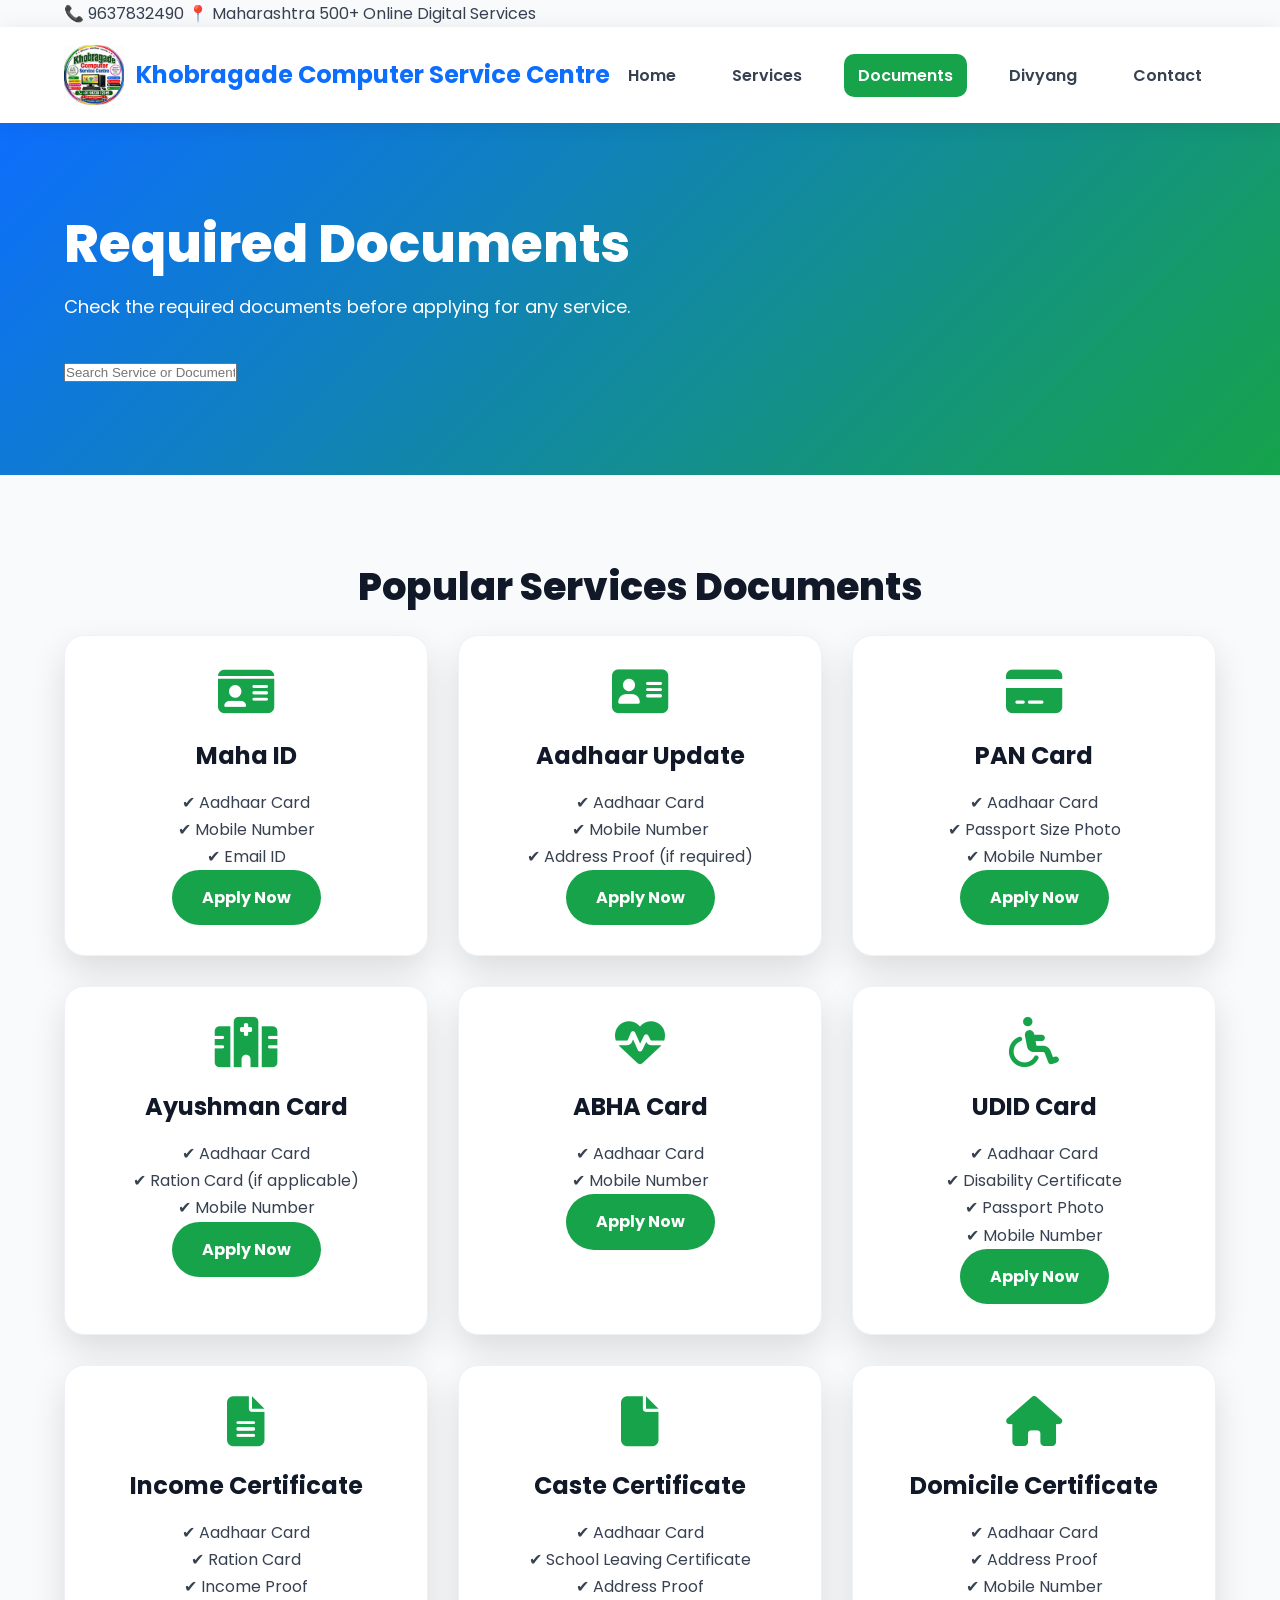
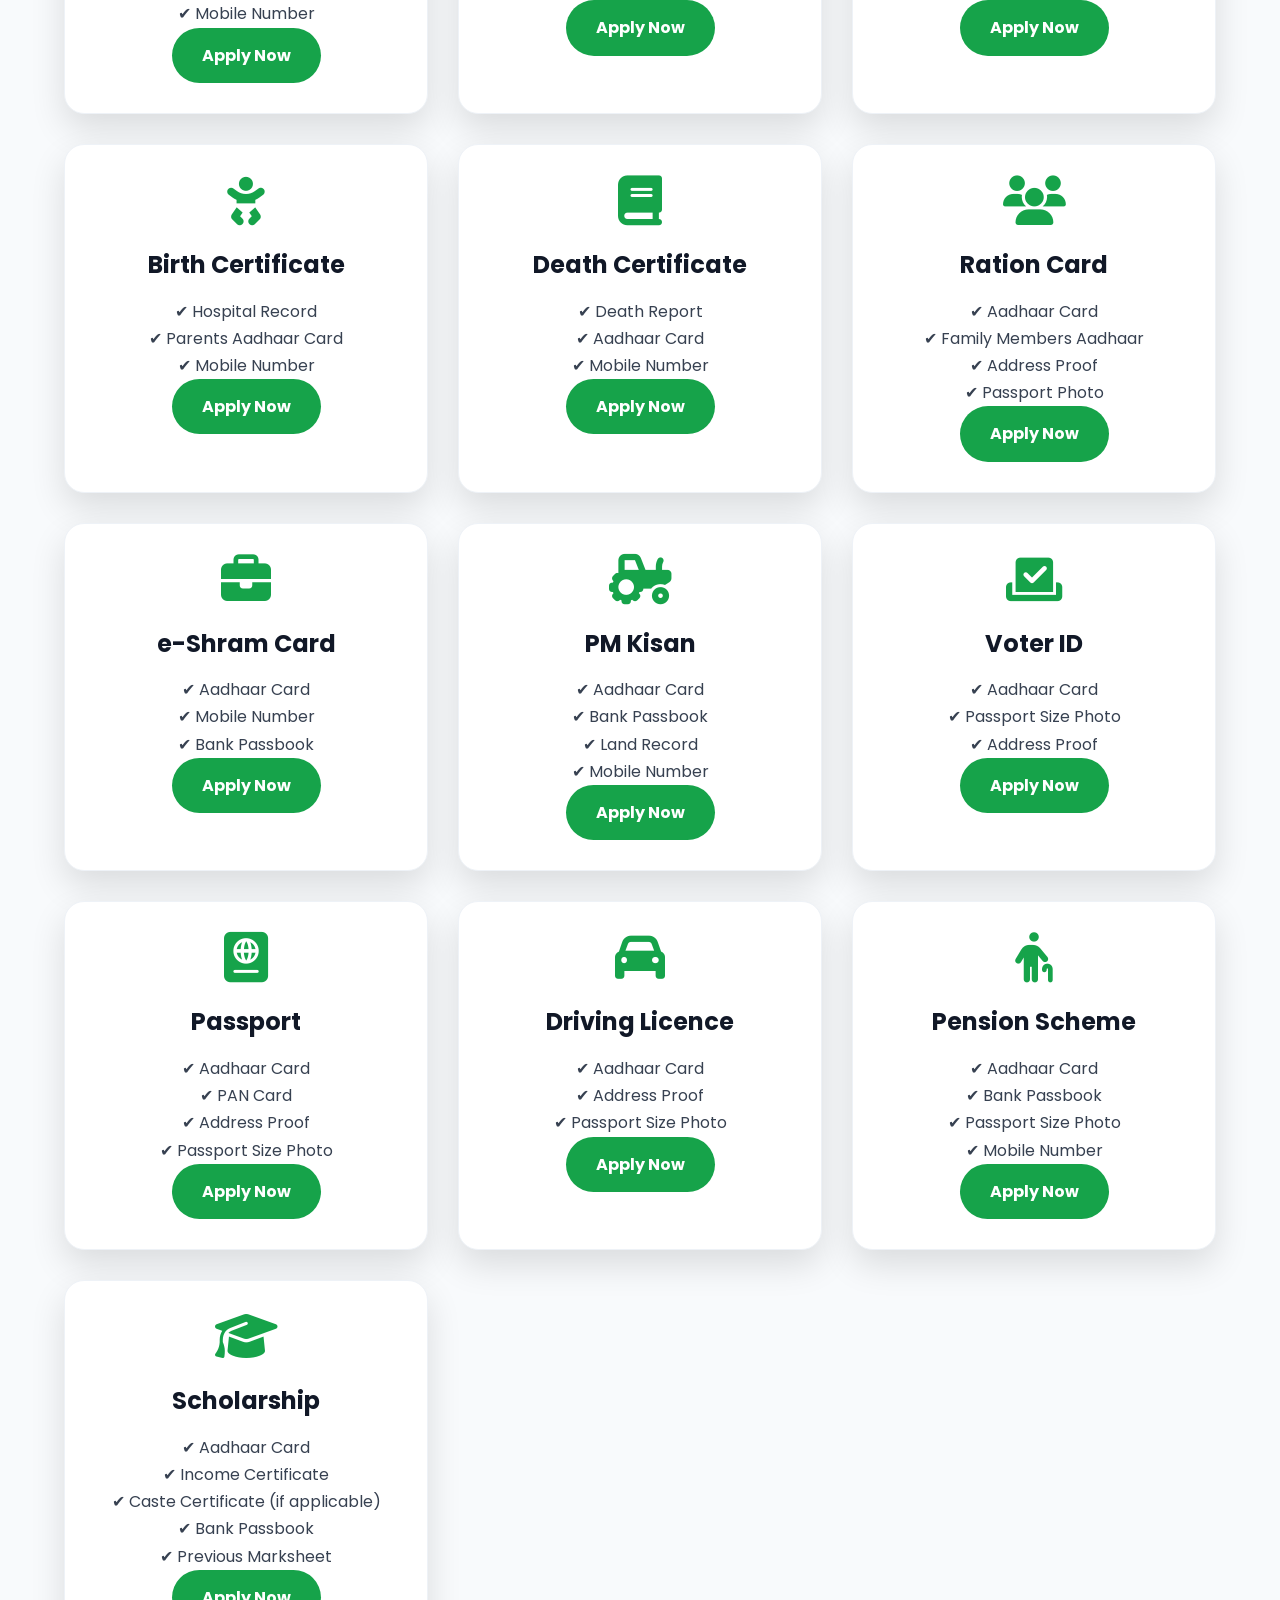
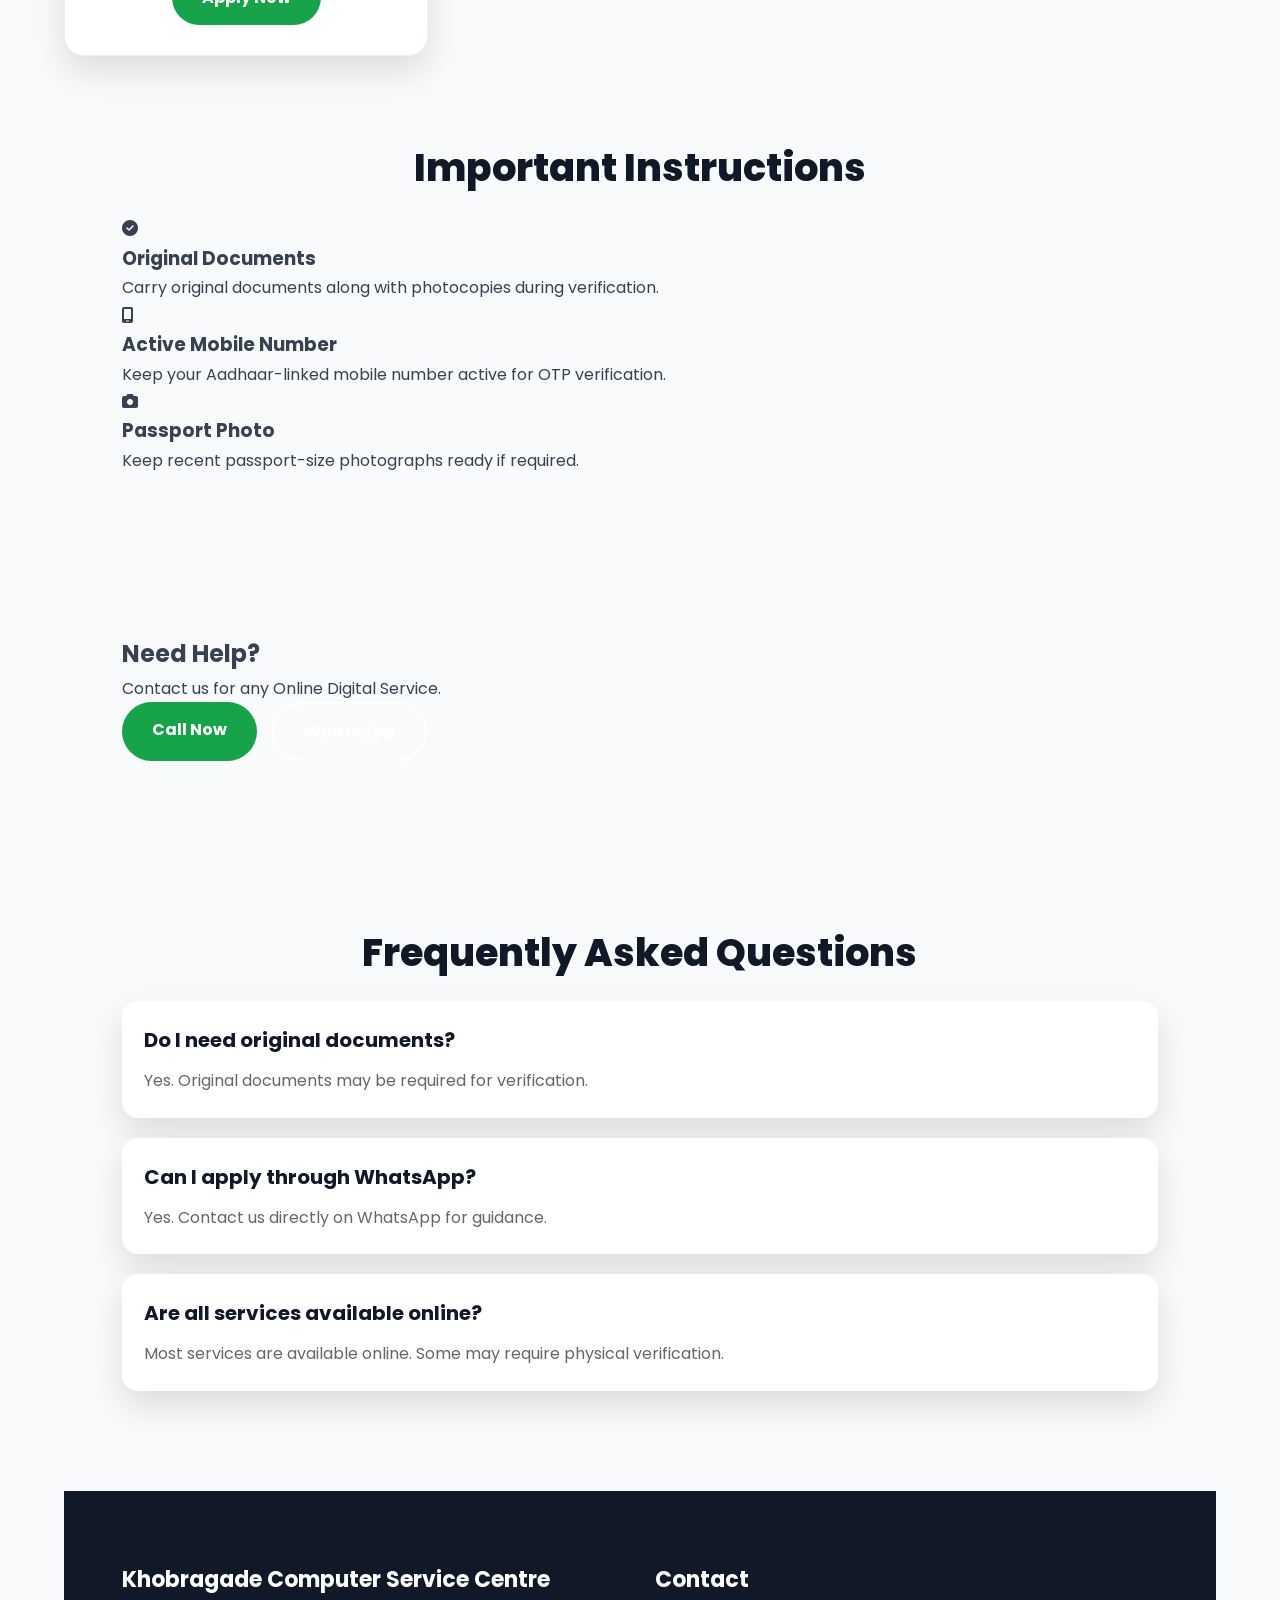
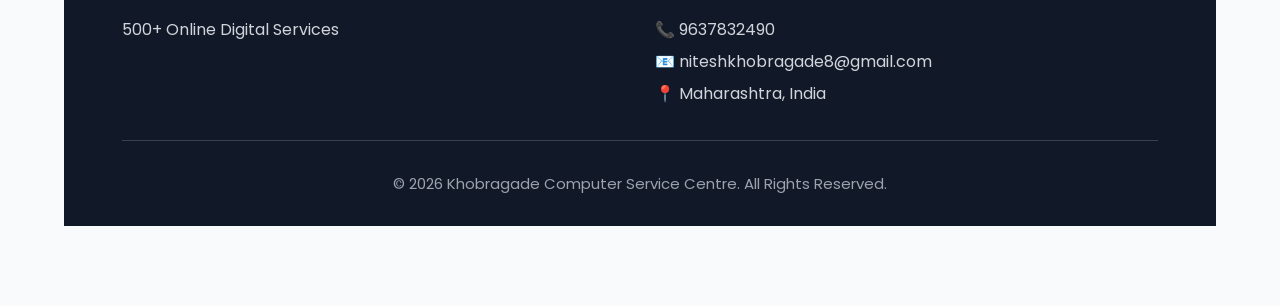
<file: documents.html>
<!DOCTYPE html>
<html lang="en">

<head>

<meta charset="UTF-8">
<meta name="viewport" content="width=device-width, initial-scale=1.0">

<title>Required Documents | Khobragade Computer Service Centre</title>

<meta name="description" content="Required Documents for Maha ID, Aadhaar, PAN Card, Ayushman, Divyang, Certificates and Government Services.">

<link rel="stylesheet" href="style.css">

<link href="https://fonts.googleapis.com/css2?family=Poppins:wght@300;400;500;600;700;800&display=swap" rel="stylesheet">

<link rel="stylesheet" href="https://cdnjs.cloudflare.com/ajax/libs/font-awesome/6.7.2/css/all.min.css">

</head>

<body>

<!-- Top Bar -->

<div class="top-bar">

<div class="container">

<span>📞 9637832490</span>

<span>📍 Maharashtra</span>

<span>500+ Online Digital Services</span>

</div>

</div>

<!-- Header -->

<header class="header">

<div class="container">

<a href="index.html" class="logo">

<img src="logo.png" alt="Logo">

<span>Khobragade Computer Service Centre</span>

</a>

<nav>

<ul>

<li><a href="index.html">Home</a></li>

<li><a href="services.html">Services</a></li>

<li><a href="documents.html" class="active">Documents</a></li>

<li><a href="divyang.html">Divyang</a></li>

<li><a href="contact.html">Contact</a></li>

</ul>

</nav>

</div>

</header>

<!-- Hero -->

<section class="hero">

<div class="container">

<h1>Required Documents</h1>

<p>

Check the required documents before applying for any service.

</p>

<input
type="text"
id="serviceSearch"
placeholder="Search Service or Document...">

</div>

</section>

<section class="services">

<div class="container">

<h2 class="section-title">

Popular Services Documents

</h2>

<div class="service-grid">
<!-- ==========================================
MAHA ID
========================================== -->

<div class="service-card">
<i class="fa-solid fa-id-card"></i>
<h3>Maha ID</h3>
<ul>
<li>✔ Aadhaar Card</li>
<li>✔ Mobile Number</li>
<li>✔ Email ID</li>
</ul>
<a href="contact.html" class="btn btn-primary">Apply Now</a>
</div>

<!-- ==========================================
AADHAAR
========================================== -->

<div class="service-card">
<i class="fa-solid fa-address-card"></i>
<h3>Aadhaar Update</h3>
<ul>
<li>✔ Aadhaar Card</li>
<li>✔ Mobile Number</li>
<li>✔ Address Proof (if required)</li>
</ul>
<a href="contact.html" class="btn btn-primary">Apply Now</a>
</div>

<!-- ==========================================
PAN CARD
========================================== -->

<div class="service-card">
<i class="fa-solid fa-credit-card"></i>
<h3>PAN Card</h3>
<ul>
<li>✔ Aadhaar Card</li>
<li>✔ Passport Size Photo</li>
<li>✔ Mobile Number</li>
</ul>
<a href="contact.html" class="btn btn-primary">Apply Now</a>
</div>

<!-- ==========================================
AYUSHMAN CARD
========================================== -->

<div class="service-card">
<i class="fa-solid fa-hospital"></i>
<h3>Ayushman Card</h3>
<ul>
<li>✔ Aadhaar Card</li>
<li>✔ Ration Card (if applicable)</li>
<li>✔ Mobile Number</li>
</ul>
<a href="contact.html" class="btn btn-primary">Apply Now</a>
</div>

<!-- ==========================================
ABHA CARD
========================================== -->

<div class="service-card">
<i class="fa-solid fa-heart-pulse"></i>
<h3>ABHA Card</h3>
<ul>
<li>✔ Aadhaar Card</li>
<li>✔ Mobile Number</li>
</ul>
<a href="contact.html" class="btn btn-primary">Apply Now</a>
</div>

<!-- ==========================================
UDID CARD
========================================== -->

<div class="service-card">
<i class="fa-solid fa-wheelchair"></i>
<h3>UDID Card</h3>
<ul>
<li>✔ Aadhaar Card</li>
<li>✔ Disability Certificate</li>
<li>✔ Passport Photo</li>
<li>✔ Mobile Number</li>
</ul>
<a href="contact.html" class="btn btn-primary">Apply Now</a>
</div>

<!-- ==========================================
INCOME CERTIFICATE
========================================== -->

<div class="service-card">
<i class="fa-solid fa-file-lines"></i>
<h3>Income Certificate</h3>
<ul>
<li>✔ Aadhaar Card</li>
<li>✔ Ration Card</li>
<li>✔ Income Proof</li>
<li>✔ Mobile Number</li>
</ul>
<a href="contact.html" class="btn btn-primary">Apply Now</a>
</div>

<!-- ==========================================
CASTE CERTIFICATE
========================================== -->

<div class="service-card">
<i class="fa-solid fa-file"></i>
<h3>Caste Certificate</h3>
<ul>
<li>✔ Aadhaar Card</li>
<li>✔ School Leaving Certificate</li>
<li>✔ Address Proof</li>
</ul>
<a href="contact.html" class="btn btn-primary">Apply Now</a>
</div>

<!-- ==========================================
DOMICILE CERTIFICATE
========================================== -->

<div class="service-card">
<i class="fa-solid fa-house"></i>
<h3>Domicile Certificate</h3>
<ul>
<li>✔ Aadhaar Card</li>
<li>✔ Address Proof</li>
<li>✔ Mobile Number</li>
</ul>
<a href="contact.html" class="btn btn-primary">Apply Now</a>
</div>
<!-- ==========================================
BIRTH CERTIFICATE
========================================== -->

<div class="service-card">
<i class="fa-solid fa-baby"></i>
<h3>Birth Certificate</h3>
<ul>
<li>✔ Hospital Record</li>
<li>✔ Parents Aadhaar Card</li>
<li>✔ Mobile Number</li>
</ul>
<a href="contact.html" class="btn btn-primary">Apply Now</a>
</div>

<!-- ==========================================
DEATH CERTIFICATE
========================================== -->

<div class="service-card">
<i class="fa-solid fa-book"></i>
<h3>Death Certificate</h3>
<ul>
<li>✔ Death Report</li>
<li>✔ Aadhaar Card</li>
<li>✔ Mobile Number</li>
</ul>
<a href="contact.html" class="btn btn-primary">Apply Now</a>
</div>

<!-- ==========================================
RATION CARD
========================================== -->

<div class="service-card">
<i class="fa-solid fa-users"></i>
<h3>Ration Card</h3>
<ul>
<li>✔ Aadhaar Card</li>
<li>✔ Family Members Aadhaar</li>
<li>✔ Address Proof</li>
<li>✔ Passport Photo</li>
</ul>
<a href="contact.html" class="btn btn-primary">Apply Now</a>
</div>

<!-- ==========================================
E-SHRAM CARD
========================================== -->

<div class="service-card">
<i class="fa-solid fa-briefcase"></i>
<h3>e-Shram Card</h3>
<ul>
<li>✔ Aadhaar Card</li>
<li>✔ Mobile Number</li>
<li>✔ Bank Passbook</li>
</ul>
<a href="contact.html" class="btn btn-primary">Apply Now</a>
</div>

<!-- ==========================================
PM KISAN
========================================== -->

<div class="service-card">
<i class="fa-solid fa-tractor"></i>
<h3>PM Kisan</h3>
<ul>
<li>✔ Aadhaar Card</li>
<li>✔ Bank Passbook</li>
<li>✔ Land Record</li>
<li>✔ Mobile Number</li>
</ul>
<a href="contact.html" class="btn btn-primary">Apply Now</a>
</div>

<!-- ==========================================
VOTER ID
========================================== -->

<div class="service-card">
<i class="fa-solid fa-check-to-slot"></i>
<h3>Voter ID</h3>
<ul>
<li>✔ Aadhaar Card</li>
<li>✔ Passport Size Photo</li>
<li>✔ Address Proof</li>
</ul>
<a href="contact.html" class="btn btn-primary">Apply Now</a>
</div>

<!-- ==========================================
PASSPORT
========================================== -->

<div class="service-card">
<i class="fa-solid fa-passport"></i>
<h3>Passport</h3>
<ul>
<li>✔ Aadhaar Card</li>
<li>✔ PAN Card</li>
<li>✔ Address Proof</li>
<li>✔ Passport Size Photo</li>
</ul>
<a href="contact.html" class="btn btn-primary">Apply Now</a>
</div>

<!-- ==========================================
DRIVING LICENCE
========================================== -->

<div class="service-card">
<i class="fa-solid fa-car"></i>
<h3>Driving Licence</h3>
<ul>
<li>✔ Aadhaar Card</li>
<li>✔ Address Proof</li>
<li>✔ Passport Size Photo</li>
</ul>
<a href="contact.html" class="btn btn-primary">Apply Now</a>
</div>

<!-- ==========================================
PENSION
========================================== -->

<div class="service-card">
<i class="fa-solid fa-person-cane"></i>
<h3>Pension Scheme</h3>
<ul>
<li>✔ Aadhaar Card</li>
<li>✔ Bank Passbook</li>
<li>✔ Passport Size Photo</li>
<li>✔ Mobile Number</li>
</ul>
<a href="contact.html" class="btn btn-primary">Apply Now</a>
</div>

<!-- ==========================================
SCHOLARSHIP
========================================== -->

<div class="service-card">
<i class="fa-solid fa-graduation-cap"></i>
<h3>Scholarship</h3>
<ul>
<li>✔ Aadhaar Card</li>
<li>✔ Income Certificate</li>
<li>✔ Caste Certificate (if applicable)</li>
<li>✔ Bank Passbook</li>
<li>✔ Previous Marksheet</li>
</ul>
<a href="contact.html" class="btn btn-primary">Apply Now</a>
</div>
</div>

<!-- ==========================================
IMPORTANT INSTRUCTIONS
========================================== -->

<section class="why">

<div class="container">

<h2 class="section-title">Important Instructions</h2>

<div class="why-grid">

<div class="why-card">
<i class="fa-solid fa-circle-check"></i>
<h3>Original Documents</h3>
<p>Carry original documents along with photocopies during verification.</p>
</div>

<div class="why-card">
<i class="fa-solid fa-mobile-screen"></i>
<h3>Active Mobile Number</h3>
<p>Keep your Aadhaar-linked mobile number active for OTP verification.</p>
</div>

<div class="why-card">
<i class="fa-solid fa-camera"></i>
<h3>Passport Photo</h3>
<p>Keep recent passport-size photographs ready if required.</p>
</div>

</div>

</div>

</section>

<!-- ==========================================
CONTACT SECTION
========================================== -->

<section class="contact-cta">

<div class="container">

<h2>Need Help?</h2>

<p>Contact us for any Online Digital Service.</p>

<div class="hero-buttons">

<a href="tel:+919637832490" class="btn btn-primary">

Call Now

</a>

<a href="https://wa.me/919637832490" class="btn btn-outline">

WhatsApp

</a>

</div>

</div>

</section>

<!-- ==========================================
FAQ
========================================== -->

<section class="faq">

<div class="container">

<h2 class="section-title">Frequently Asked Questions</h2>

<div class="faq-item">

<h3>Do I need original documents?</h3>

<p>Yes. Original documents may be required for verification.</p>

</div>

<div class="faq-item">

<h3>Can I apply through WhatsApp?</h3>

<p>Yes. Contact us directly on WhatsApp for guidance.</p>

</div>

<div class="faq-item">

<h3>Are all services available online?</h3>

<p>Most services are available online. Some may require physical verification.</p>

</div>

</div>

</section>

<!-- ==========================================
FOOTER
========================================== -->

<footer>

<div class="container">

<div class="footer-grid">

<div>

<h3>Khobragade Computer Service Centre</h3>

<p>500+ Online Digital Services</p>

</div>

<div>

<h3>Contact</h3>

<p>📞 9637832490</p>

<p>📧 niteshkhobragade8@gmail.com</p>

<p>📍 Maharashtra, India</p>

</div>

</div>

<hr>

<p class="copyright">

© 2026 Khobragade Computer Service Centre. All Rights Reserved.

</p>

</div>

</footer>

<script src="script.js"></script>

</body>

</html>
</file>
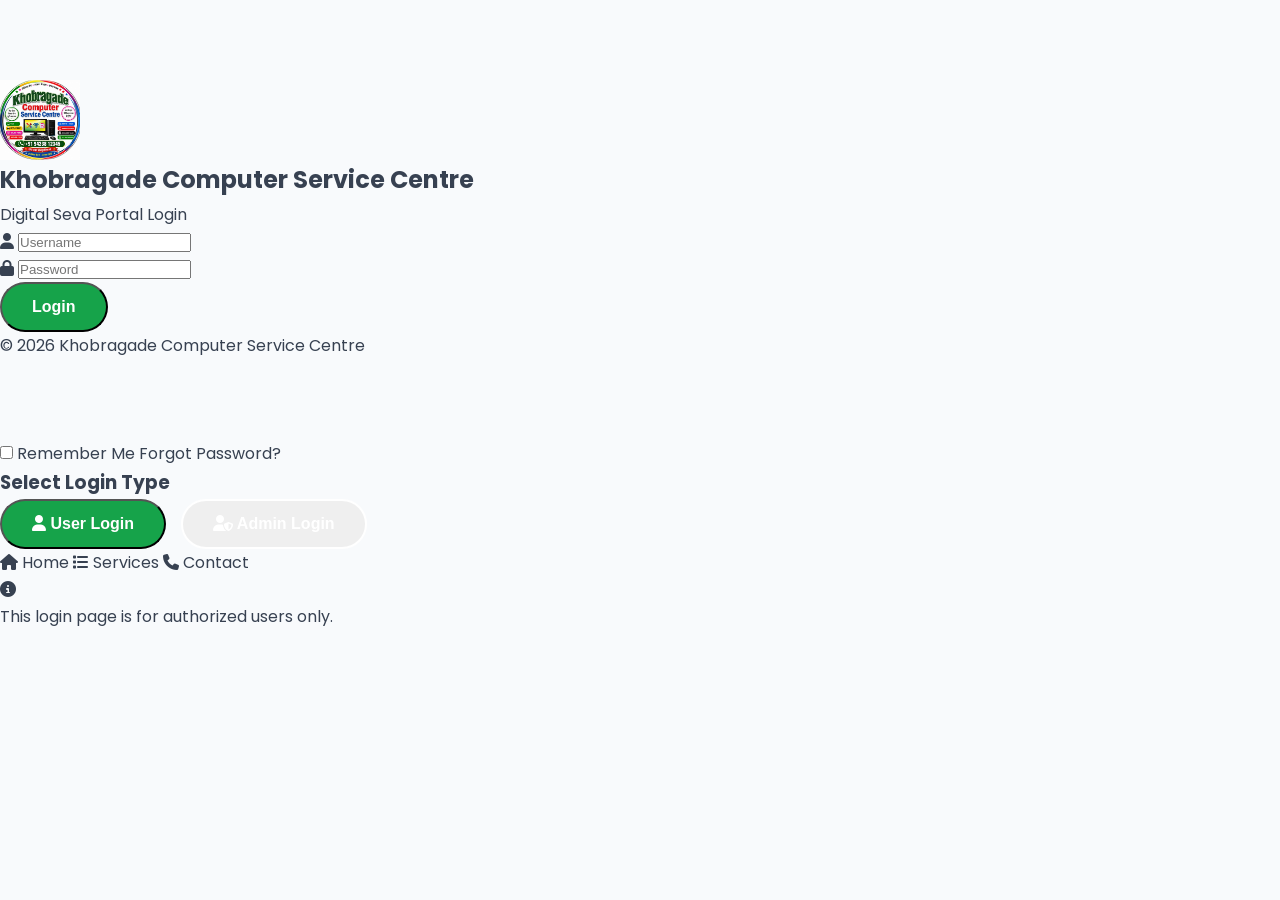
<file: login.html>
<!DOCTYPE html>
<html lang="en">

<head>

<meta charset="UTF-8">

<meta name="viewport" content="width=device-width, initial-scale=1.0">

<title>Login | Khobragade Computer Service Centre</title>

<link rel="stylesheet" href="style.css">

<link href="https://fonts.googleapis.com/css2?family=Poppins:wght@300;400;500;600;700;800&display=swap" rel="stylesheet">

<link rel="stylesheet"
href="https://cdnjs.cloudflare.com/ajax/libs/font-awesome/6.7.2/css/all.min.css">

</head>

<body>

<section class="login-page">

<div class="login-box">

<div class="login-logo">

<img src="logo.png" alt="Khobragade Computer Service Centre Logo" width="80">

<h2>Khobragade Computer Service Centre</h2>

<p>Digital Seva Portal Login</p>

</div>

<form>

<div class="input-box">

<i class="fa-solid fa-user"></i>

<input
type="text"
placeholder="Username"
required>

</div>

<div class="input-box">

<i class="fa-solid fa-lock"></i>

<input
type="password"
placeholder="Password"
required>

</div>

<button
type="submit"
class="btn btn-primary">

Login

</button>

</form>

<p class="login-footer">

© 2026 Khobragade Computer Service Centre

</p>

</div>

</section>

<script src="script.js"></script>

</body>

</html>
<!-- ==========================================
LOGIN OPTIONS
========================================== -->

<div class="login-options">

<label>

<input type="checkbox">

Remember Me

</label>

<a href="#">

Forgot Password?

</a>

</div>

<!-- ==========================================
LOGIN TYPE
========================================== -->

<div class="login-type">

<h3>Select Login Type</h3>

<div class="hero-buttons">

<button type="button" class="btn btn-primary">

<i class="fa-solid fa-user"></i>

User Login

</button>

<button type="button" class="btn btn-outline">

<i class="fa-solid fa-user-shield"></i>

Admin Login

</button>

</div>

</div>

<!-- ==========================================
QUICK ACCESS
========================================== -->

<div class="login-links">

<a href="index.html">

<i class="fa-solid fa-house"></i>

Home

</a>

<a href="services.html">

<i class="fa-solid fa-list"></i>

Services

</a>

<a href="contact.html">

<i class="fa-solid fa-phone"></i>

Contact

</a>

</div>

<!-- ==========================================
LOGIN NOTICE
========================================== -->

<div class="login-notice">

<i class="fa-solid fa-circle-info"></i>

<p>

This login page is for authorized users only.

</p>

</div>
</file>
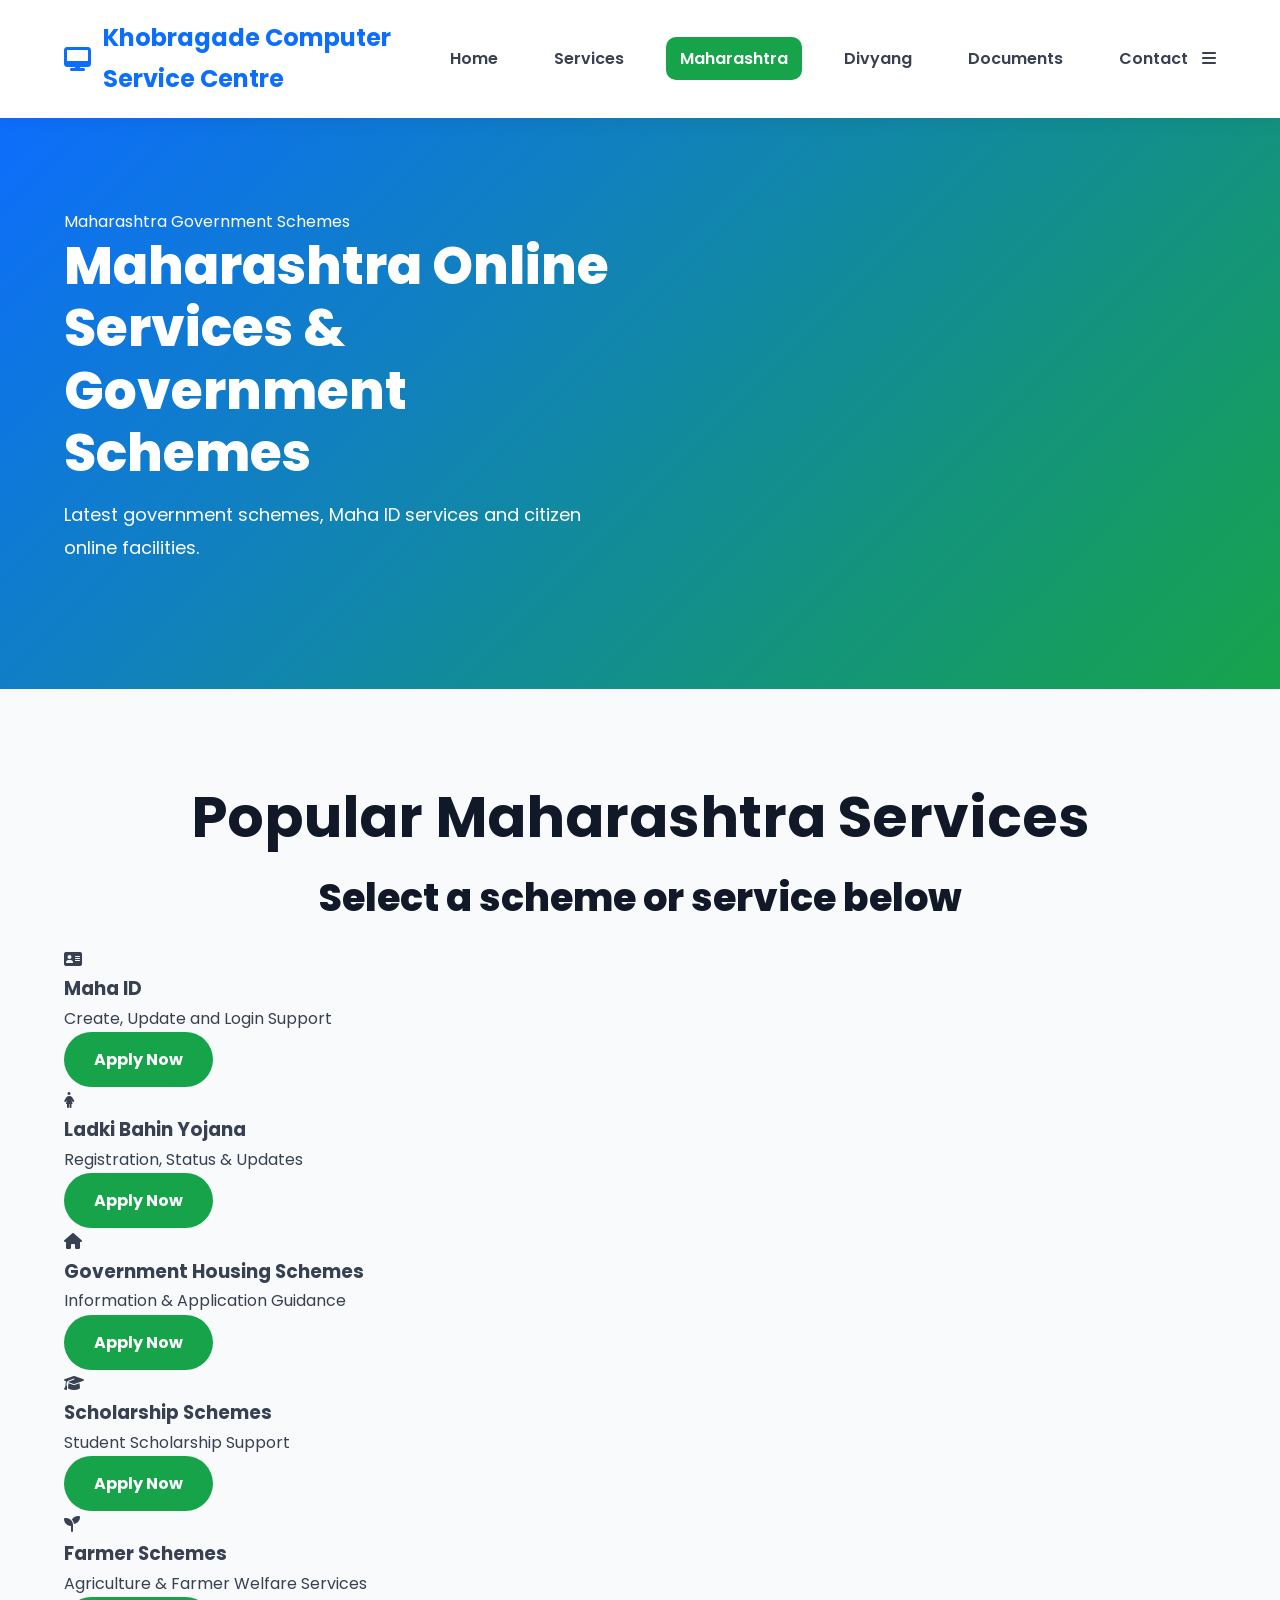
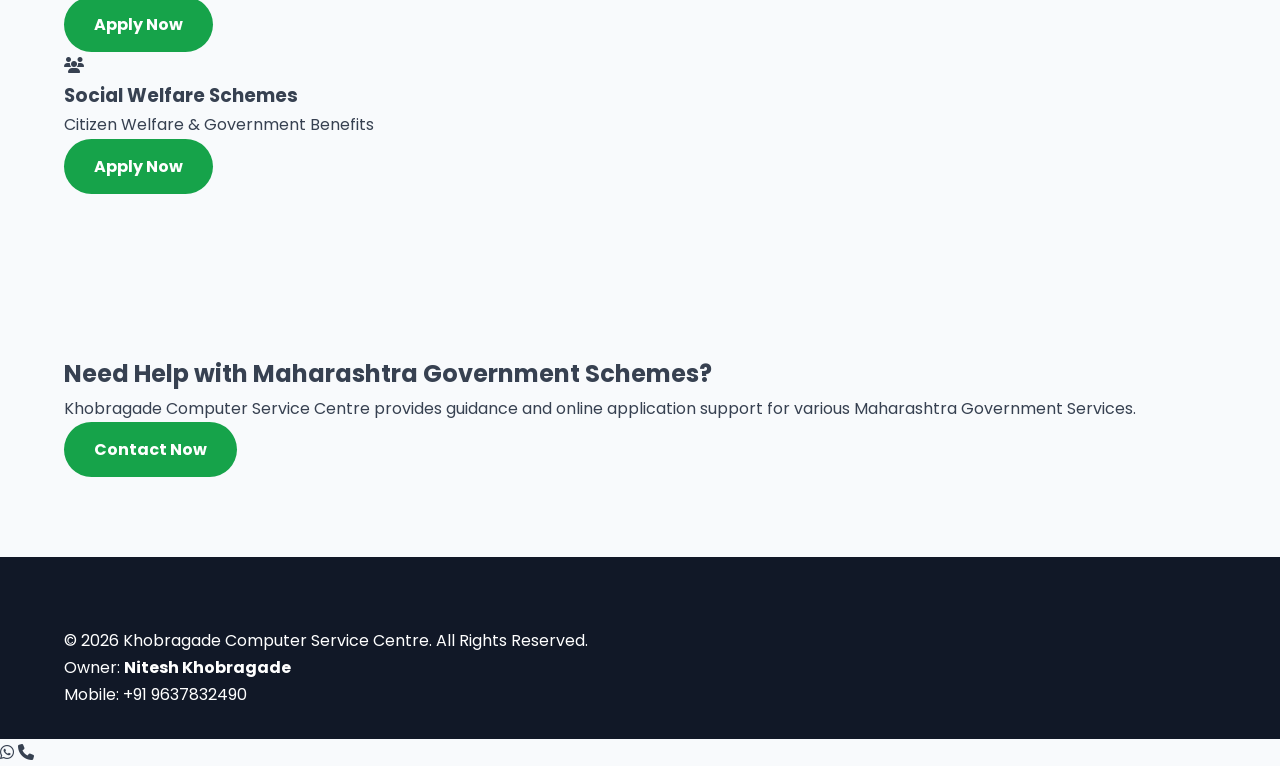
<file: maharashtra.html>
<!DOCTYPE html>
<html lang="en">
<head>

<meta charset="UTF-8">
<meta name="viewport" content="width=device-width, initial-scale=1.0">

<title>Maharashtra Government Schemes | Khobragade Computer Service Centre</title>

<meta name="description" content="Latest Maharashtra Government Schemes, Maha ID, Ladki Bahin Yojana and Online Services.">

<link rel="stylesheet" href="style.css">

<link rel="preconnect" href="https://fonts.googleapis.com">
<link rel="preconnect" href="https://fonts.gstatic.com" crossorigin>

<link href="https://fonts.googleapis.com/css2?family=Poppins:wght@300;400;500;600;700&display=swap" rel="stylesheet">

<link rel="stylesheet" href="https://cdnjs.cloudflare.com/ajax/libs/font-awesome/6.6.0/css/all.min.css">
<!-- Google tag (gtag.js) -->
<script async src="https://www.googletagmanager.com/gtag/js?id=G-017EMEB9VD"></script>
<script>
window.dataLayer = window.dataLayer || [];
function gtag(){dataLayer.push(arguments);}
gtag('js', new Date());

gtag('config', 'G-017EMEB9VD');
</script>
  
</head>

<body>

<header class="header">

<div class="container">

<a href="index.html" class="logo">
<i class="fa-solid fa-desktop"></i>
<span>Khobragade Computer Service Centre</span>
</a>

<nav class="navbar">
<ul>
<li><a href="index.html">Home</a></li>
<li><a href="services.html">Services</a></li>
<li><a href="maharashtra.html" class="active">Maharashtra</a></li>
<li><a href="divyang.html">Divyang</a></li>
<li><a href="documents.html">Documents</a></li>
<li><a href="contact.html">Contact</a></li>
</ul>
</nav>

<div class="menu-btn">
<i class="fa-solid fa-bars"></i>
</div>

</div>

</header>

<section class="hero">

<div class="container hero-container">

<div class="hero-content">

<span class="badge">Maharashtra Government Schemes</span>

<h1>Maharashtra Online Services & Government Schemes</h1>

<p>
Latest government schemes, Maha ID services and citizen online facilities.
</p>

</div>

</div>

</section>

<section class="featured-services">

<div class="container">

<div class="section-title">

<h2>Popular Maharashtra Services</h2>

<p>Select a scheme or service below</p>

</div>

<div class="feature-grid">
  <div class="feature-card">
<i class="fa-solid fa-address-card"></i>
<h3>Maha ID</h3>
<p>Create, Update and Login Support</p>
<a href="contact.html" class="btn btn-primary">Apply Now</a>
</div>

<div class="feature-card">
<i class="fa-solid fa-person-dress"></i>
<h3>Ladki Bahin Yojana</h3>
<p>Registration, Status & Updates</p>
<a href="contact.html" class="btn btn-primary">Apply Now</a>
</div>

<div class="feature-card">
<i class="fa-solid fa-house"></i>
<h3>Government Housing Schemes</h3>
<p>Information & Application Guidance</p>
<a href="contact.html" class="btn btn-primary">Apply Now</a>
</div>

<div class="feature-card">
<i class="fa-solid fa-graduation-cap"></i>
<h3>Scholarship Schemes</h3>
<p>Student Scholarship Support</p>
<a href="contact.html" class="btn btn-primary">Apply Now</a>
</div>

<div class="feature-card">
<i class="fa-solid fa-seedling"></i>
<h3>Farmer Schemes</h3>
<p>Agriculture & Farmer Welfare Services</p>
<a href="contact.html" class="btn btn-primary">Apply Now</a>
</div>

<div class="feature-card">
<i class="fa-solid fa-users"></i>
<h3>Social Welfare Schemes</h3>
<p>Citizen Welfare & Government Benefits</p>
<a href="contact.html" class="btn btn-primary">Apply Now</a>
</div>
</div>

</div>

</section>

<section class="cta-section">

<div class="container">

<h2>Need Help with Maharashtra Government Schemes?</h2>

<p>
Khobragade Computer Service Centre provides guidance and online application support for various Maharashtra Government Services.
</p>

<a href="contact.html" class="btn btn-primary">
Contact Now
</a>

</div>

</section>

<footer class="footer">

<div class="container">

<p>© 2026 Khobragade Computer Service Centre. All Rights Reserved.</p>

<p>
Owner: <strong>Nitesh Khobragade</strong><br>
Mobile:
<a href="tel:+919637832490">+91 9637832490</a>
</p>

</div>

</footer>

<a href="https://wa.me/919637832490"
class="floating-whatsapp"
target="_blank"
aria-label="WhatsApp">
<i class="fa-brands fa-whatsapp"></i>
</a>

<a href="tel:+919637832490"
class="floating-call"
aria-label="Call">
<i class="fa-solid fa-phone"></i>
</a>

<script src="script.js"></script>

</body>
</html>
</file>
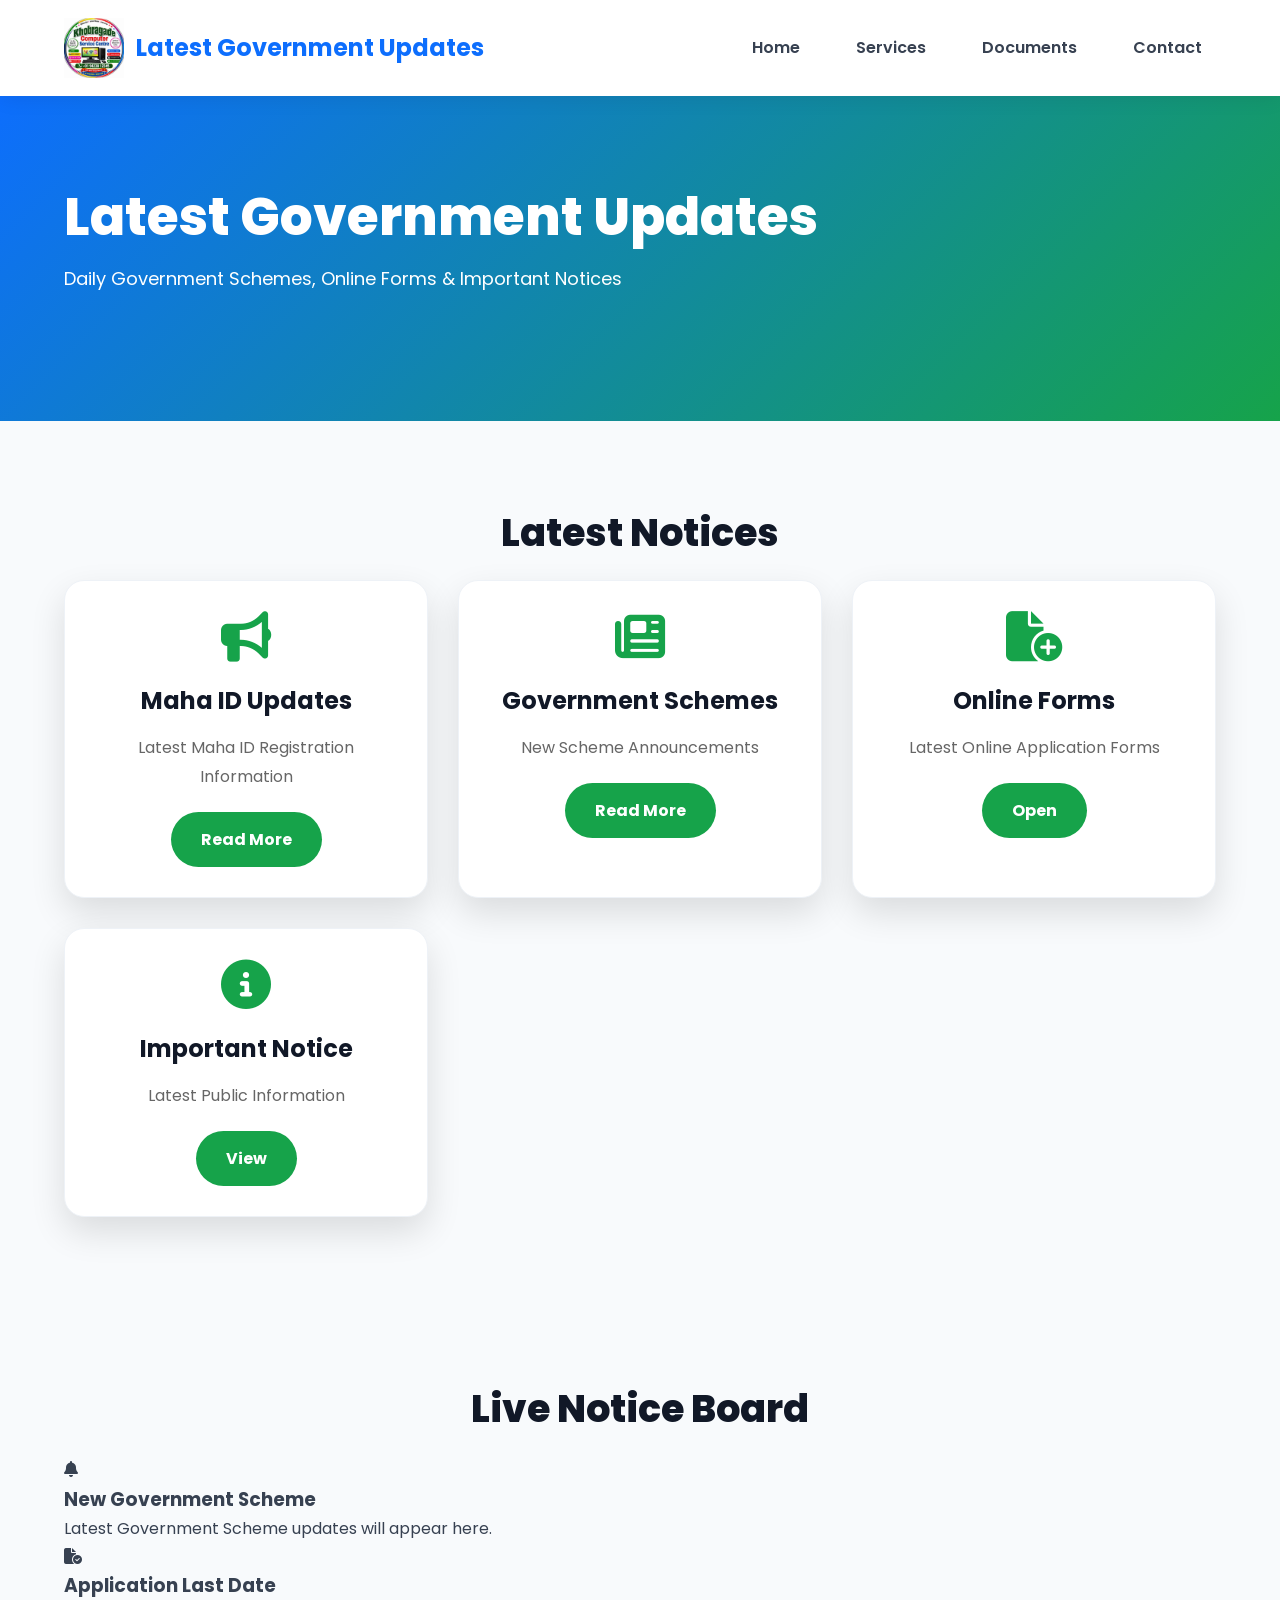
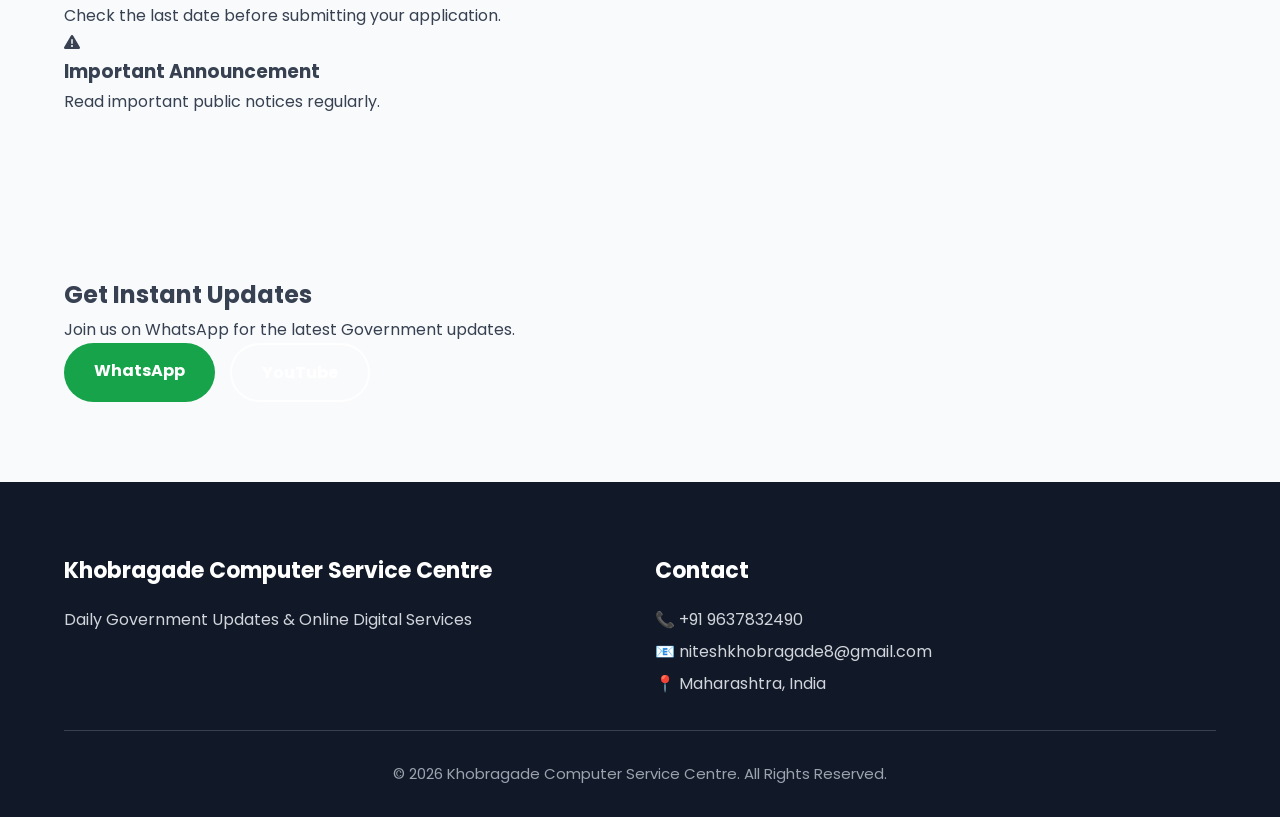
<file: notice.html>
<!DOCTYPE html>
<html lang="en">

<head>

<meta charset="UTF-8">

<meta name="viewport" content="width=device-width, initial-scale=1.0">

<title>Latest Government Updates | Khobragade Computer Service Centre</title>

<link rel="stylesheet" href="style.css">

<link href="https://fonts.googleapis.com/css2?family=Poppins:wght@300;400;500;600;700;800&display=swap" rel="stylesheet">

<link rel="stylesheet"
href="https://cdnjs.cloudflare.com/ajax/libs/font-awesome/6.7.2/css/all.min.css">

</head>

<body>

<header class="header">

<div class="container">

<div class="logo">

<img src="logo.png" alt="Logo">

<span>Latest Government Updates</span>

</div>

<nav>

<ul>

<li><a href="index.html">Home</a></li>

<li><a href="services.html">Services</a></li>

<li><a href="documents.html">Documents</a></li>

<li><a href="contact.html">Contact</a></li>

</ul>

</nav>

</div>

</header>

<section class="hero">

<div class="container">

<h1>Latest Government Updates</h1>

<p>

Daily Government Schemes, Online Forms & Important Notices

</p>

</div>

</section>

<section class="services">

<div class="container">

<h2 class="section-title">

Latest Notices

</h2>

<div class="service-grid">

<div class="service-card">

<i class="fa-solid fa-bullhorn"></i>

<h3>Maha ID Updates</h3>

<p>Latest Maha ID Registration Information</p>

<a href="#" class="btn btn-primary">

Read More

</a>

</div>

<div class="service-card">

<i class="fa-solid fa-newspaper"></i>

<h3>Government Schemes</h3>

<p>New Scheme Announcements</p>

<a href="#" class="btn btn-primary">

Read More

</a>

</div>

<div class="service-card">

<i class="fa-solid fa-file-circle-plus"></i>

<h3>Online Forms</h3>

<p>Latest Online Application Forms</p>

<a href="#" class="btn btn-primary">

Open

</a>

</div>

<div class="service-card">

<i class="fa-solid fa-circle-info"></i>

<h3>Important Notice</h3>

<p>Latest Public Information</p>

<a href="#" class="btn btn-primary">

View

</a>

</div>
</div>

</div>

</section>

<!-- ==========================================
LIVE NOTICE BOARD
========================================== -->

<section class="why">

<div class="container">

<h2 class="section-title">

Live Notice Board

</h2>

<div class="why-grid">

<div class="why-card">

<i class="fa-solid fa-bell"></i>

<h3>New Government Scheme</h3>

<p>
Latest Government Scheme updates will appear here.
</p>

</div>

<div class="why-card">

<i class="fa-solid fa-file-circle-check"></i>

<h3>Application Last Date</h3>

<p>
Check the last date before submitting your application.
</p>

</div>

<div class="why-card">

<i class="fa-solid fa-triangle-exclamation"></i>

<h3>Important Announcement</h3>

<p>
Read important public notices regularly.
</p>

</div>

</div>

</div>

</section>

<!-- ==========================================
WHATSAPP UPDATE
========================================== -->

<section class="contact-cta">

<div class="container">

<h2>Get Instant Updates</h2>

<p>

Join us on WhatsApp for the latest Government updates.

</p>

<div class="hero-buttons">

<a href="https://wa.me/919637832490"

target="_blank"

class="btn btn-primary">

WhatsApp

</a>

<a href="https://youtube.com/@niteshkhobragade8"

target="_blank"

class="btn btn-outline">

YouTube

</a>

</div>

</div>

</section>

<!-- ==========================================
FOOTER
========================================== -->

<footer>

<div class="container">

<div class="footer-grid">

<div>

<h3>Khobragade Computer Service Centre</h3>

<p>

Daily Government Updates & Online Digital Services

</p>

</div>

<div>

<h3>Contact</h3>

<p>📞 +91 9637832490</p>

<p>📧 niteshkhobragade8@gmail.com</p>

<p>📍 Maharashtra, India</p>

</div>

</div>

<hr>

<p class="copyright">

© 2026 Khobragade Computer Service Centre. All Rights Reserved.

</p>

</div>

</footer>

<script src="script.js"></script>

</body>

</html>
</file>
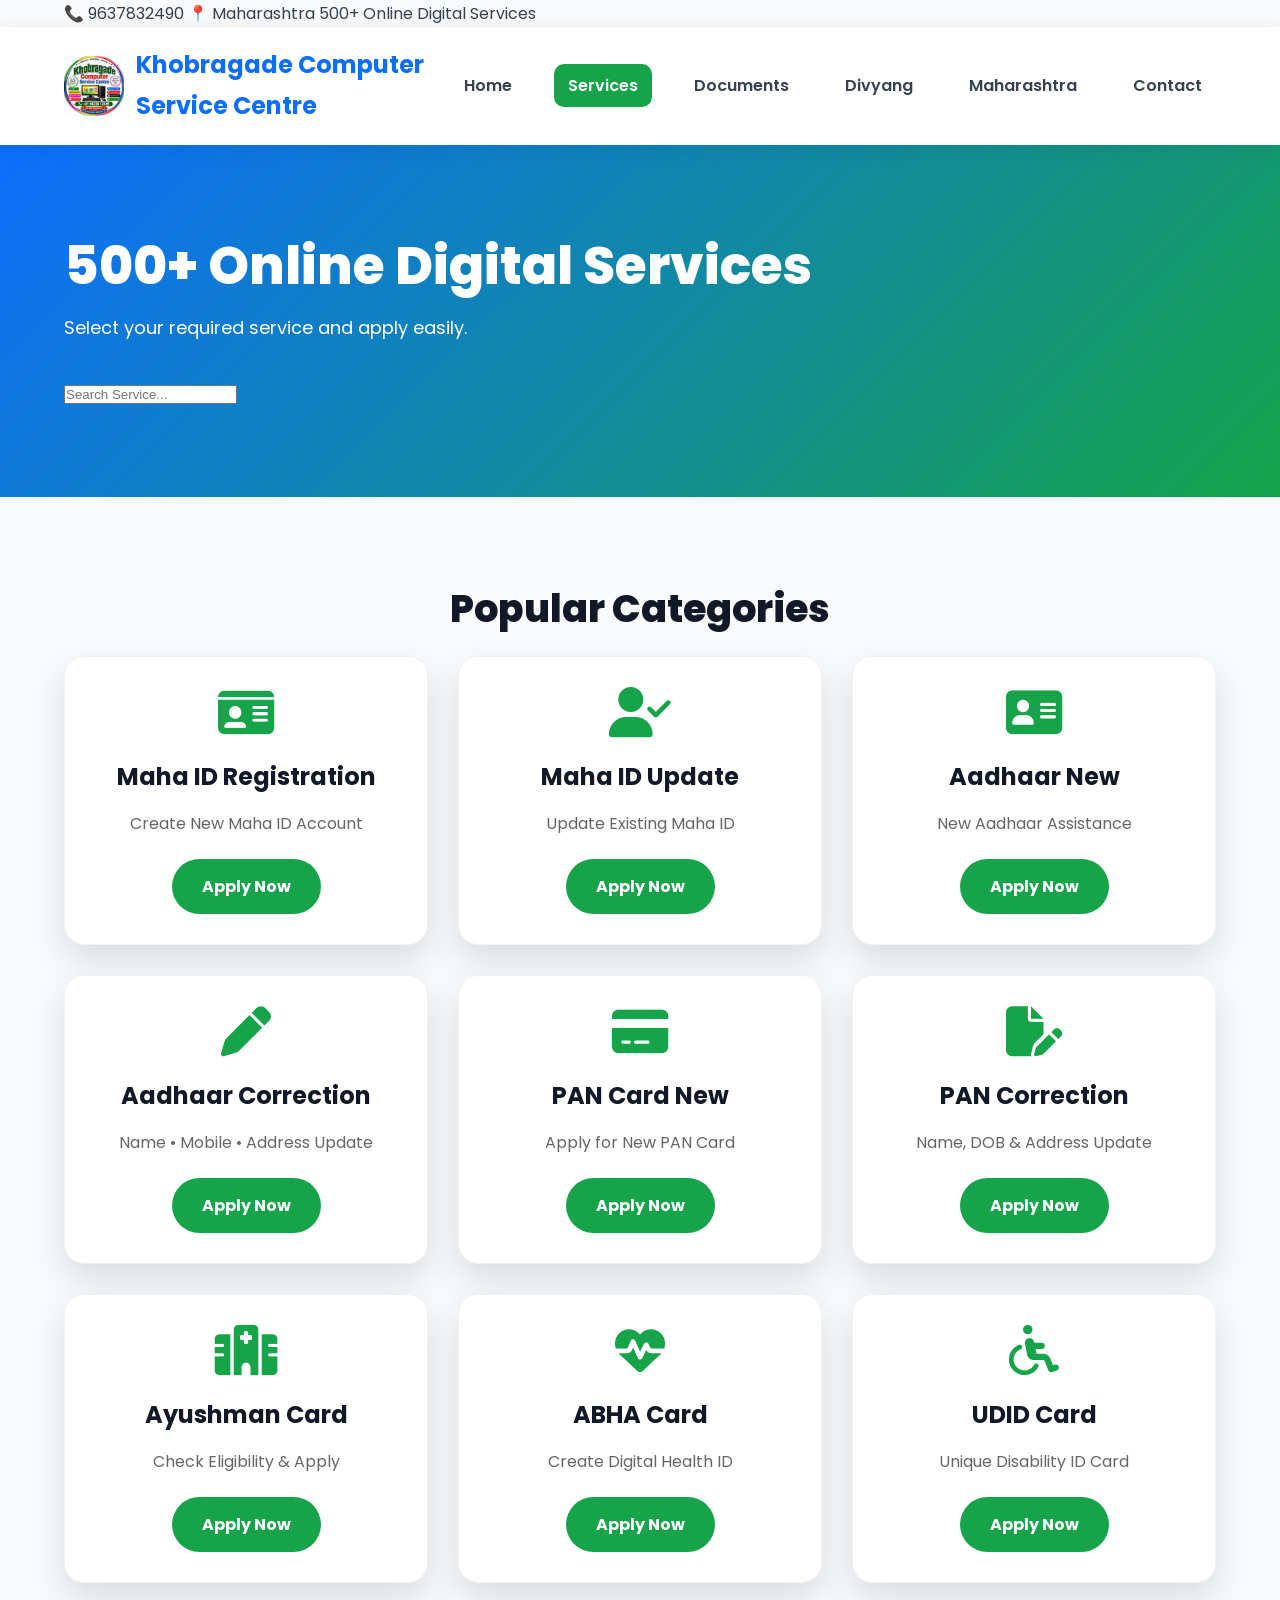
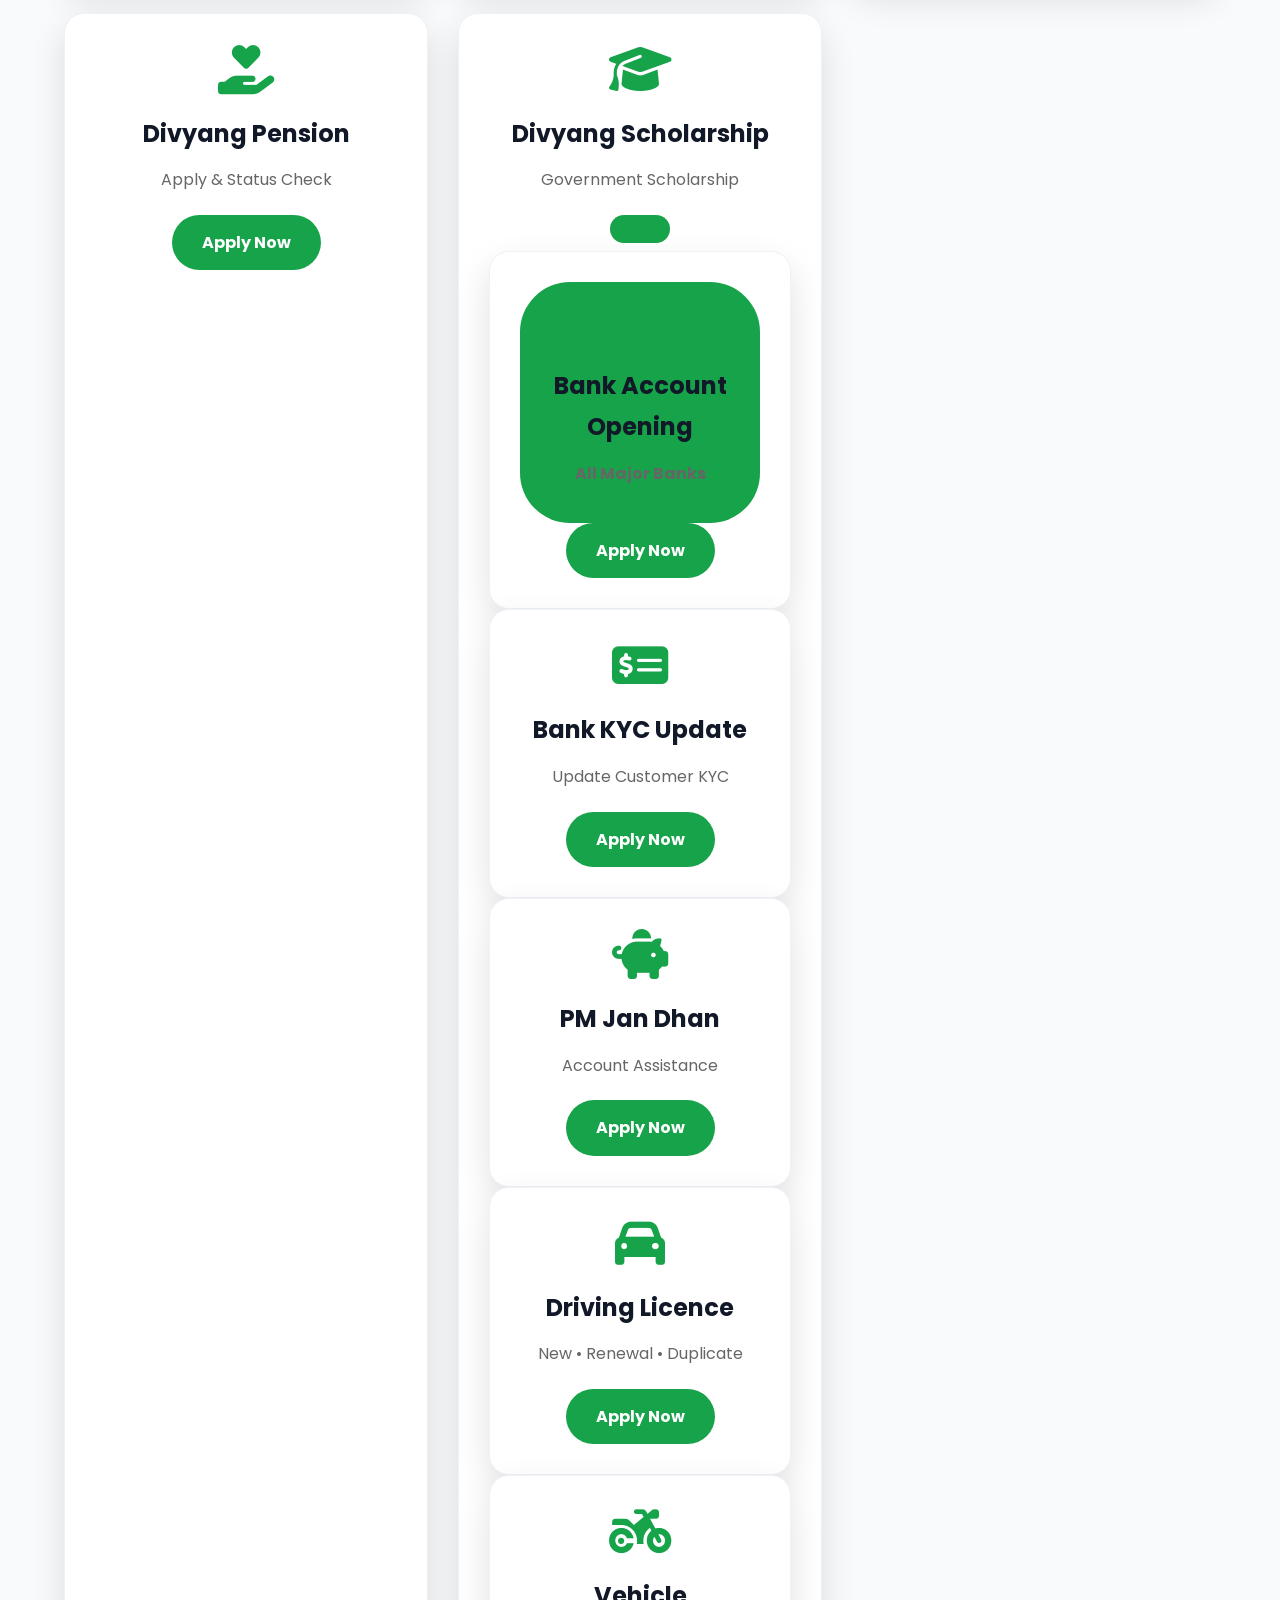
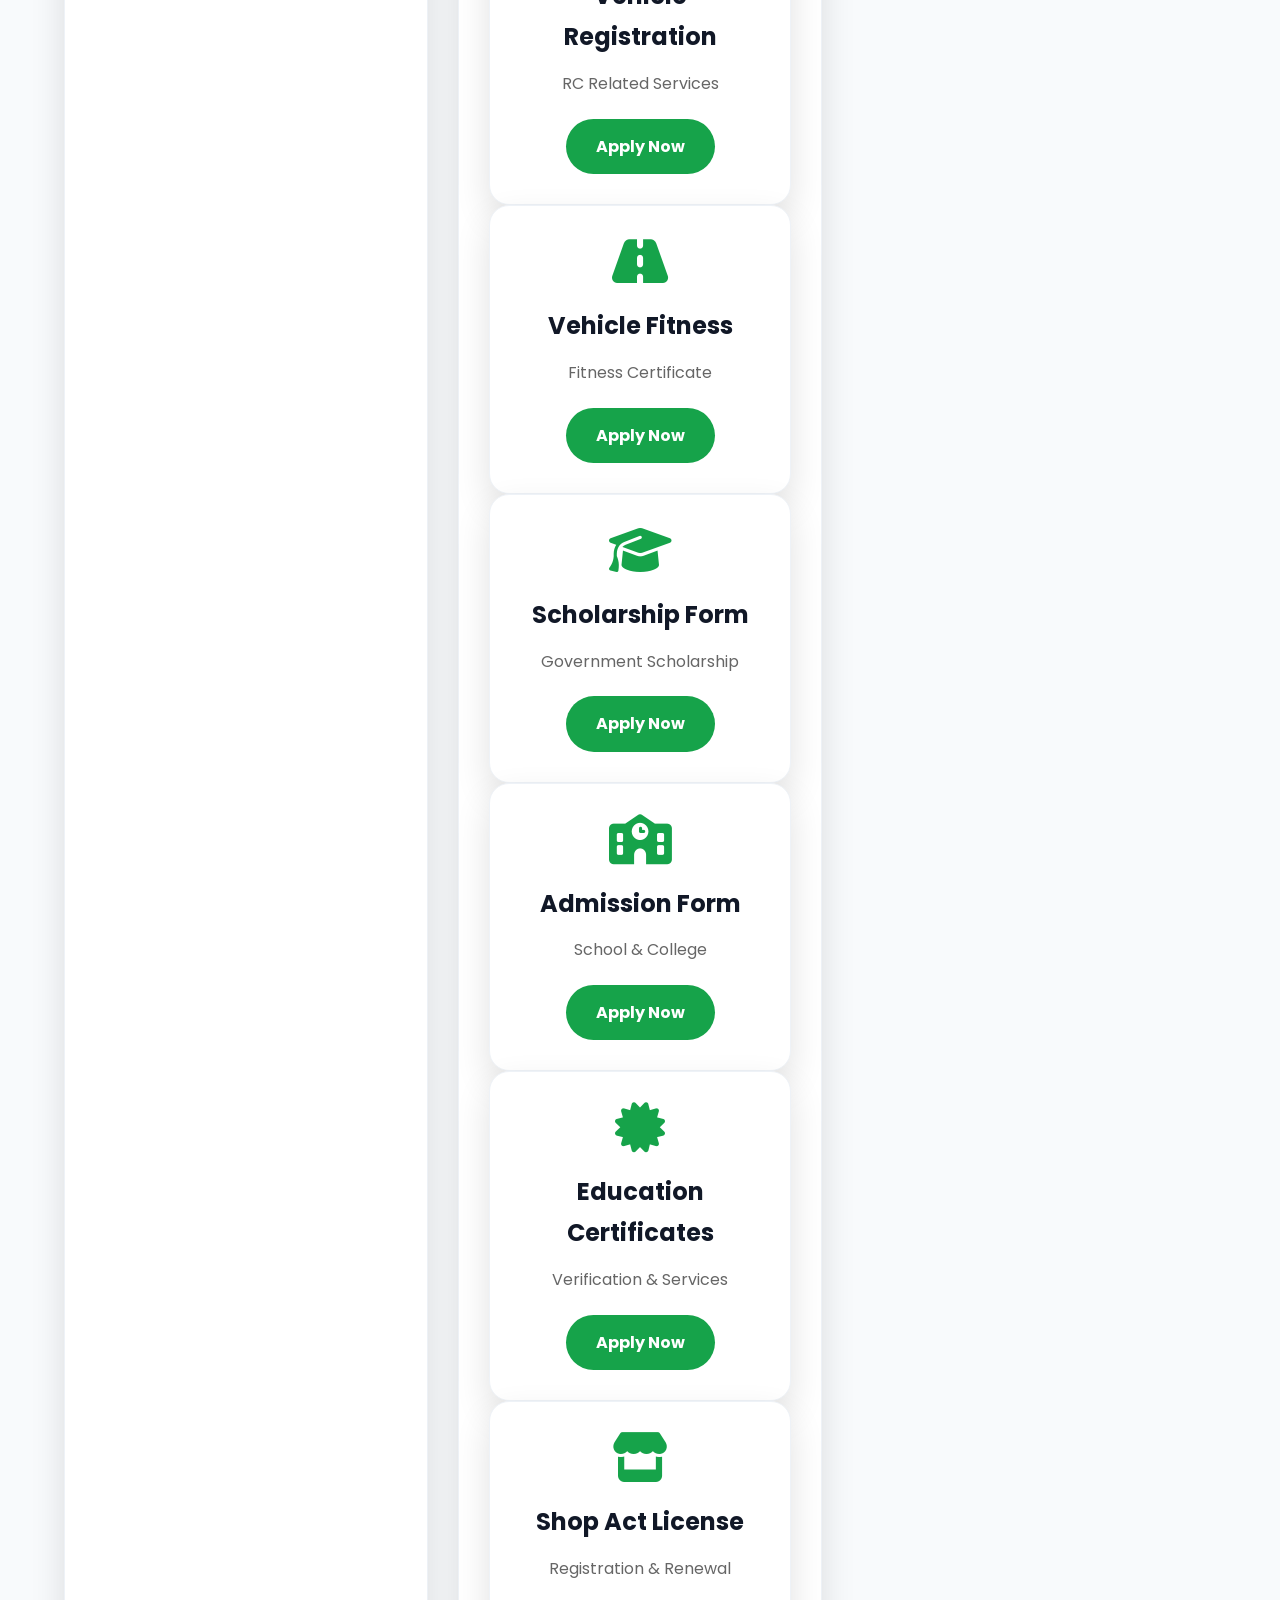
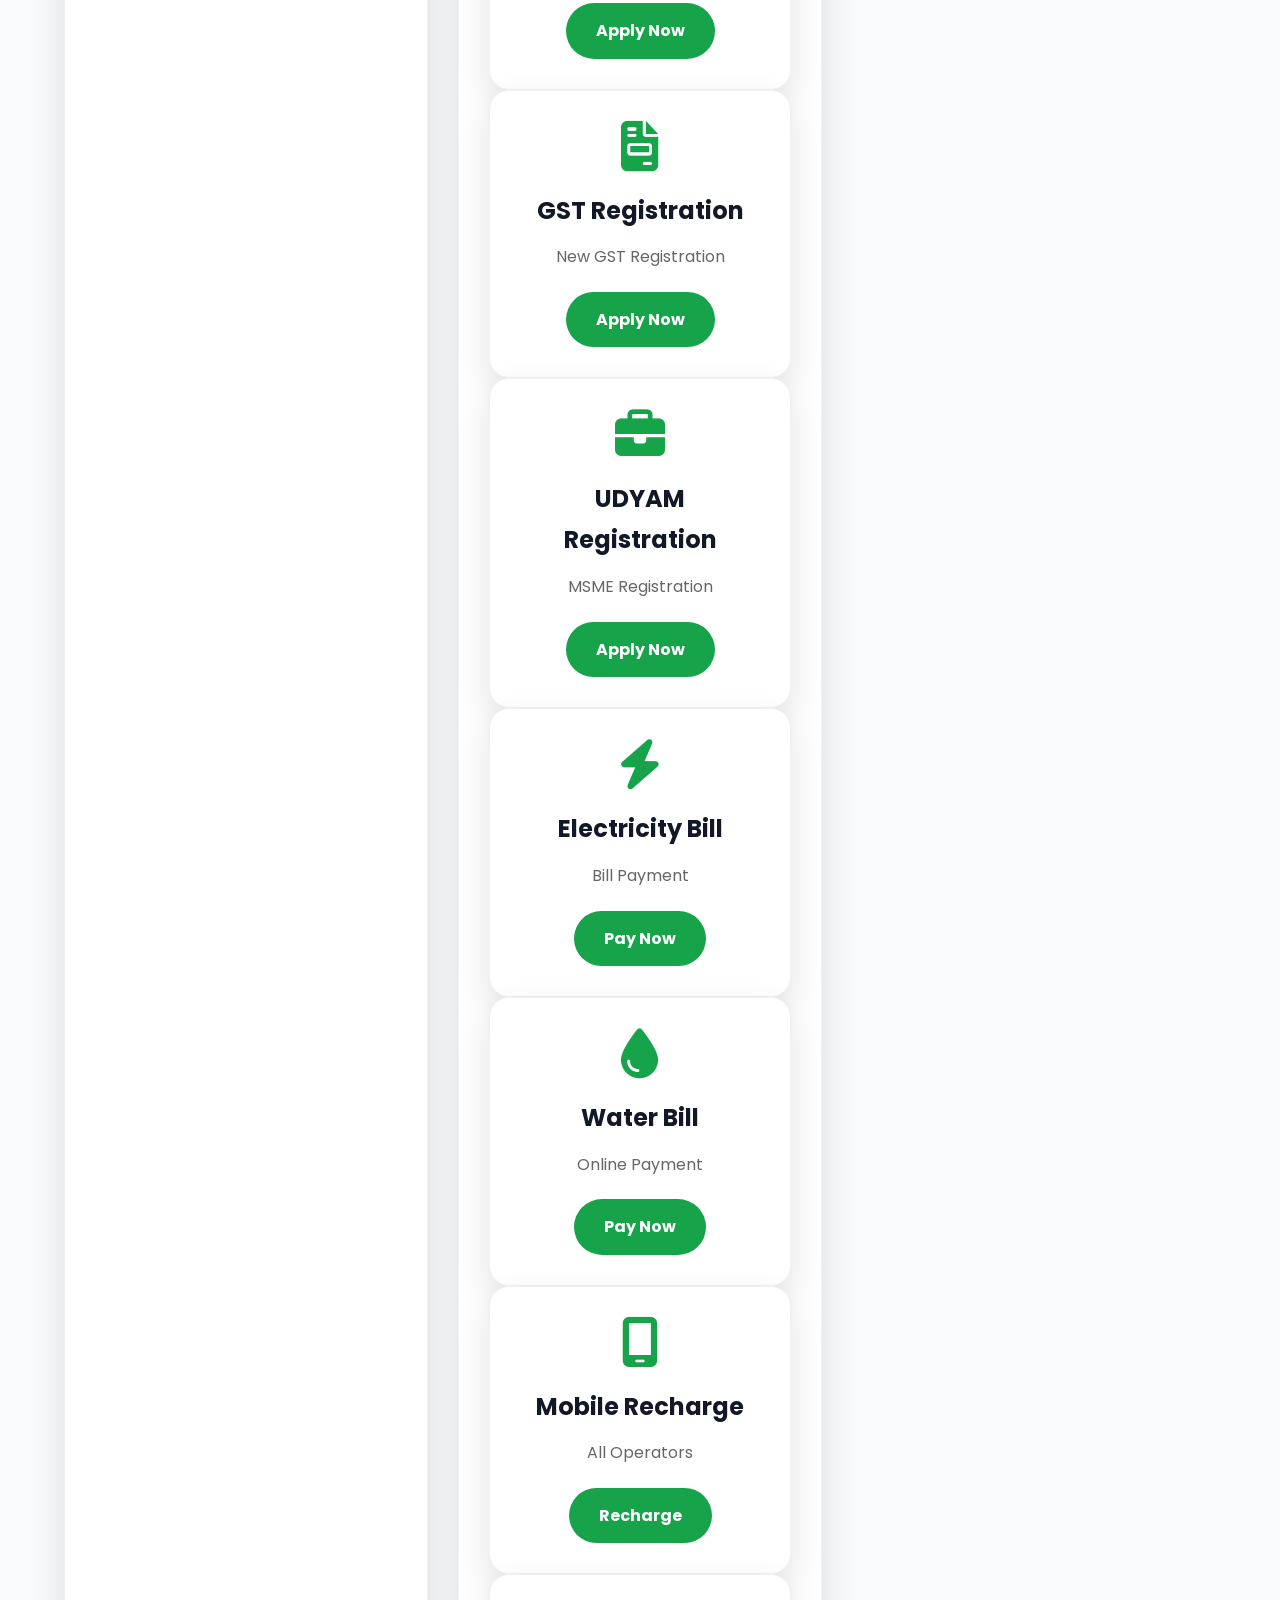
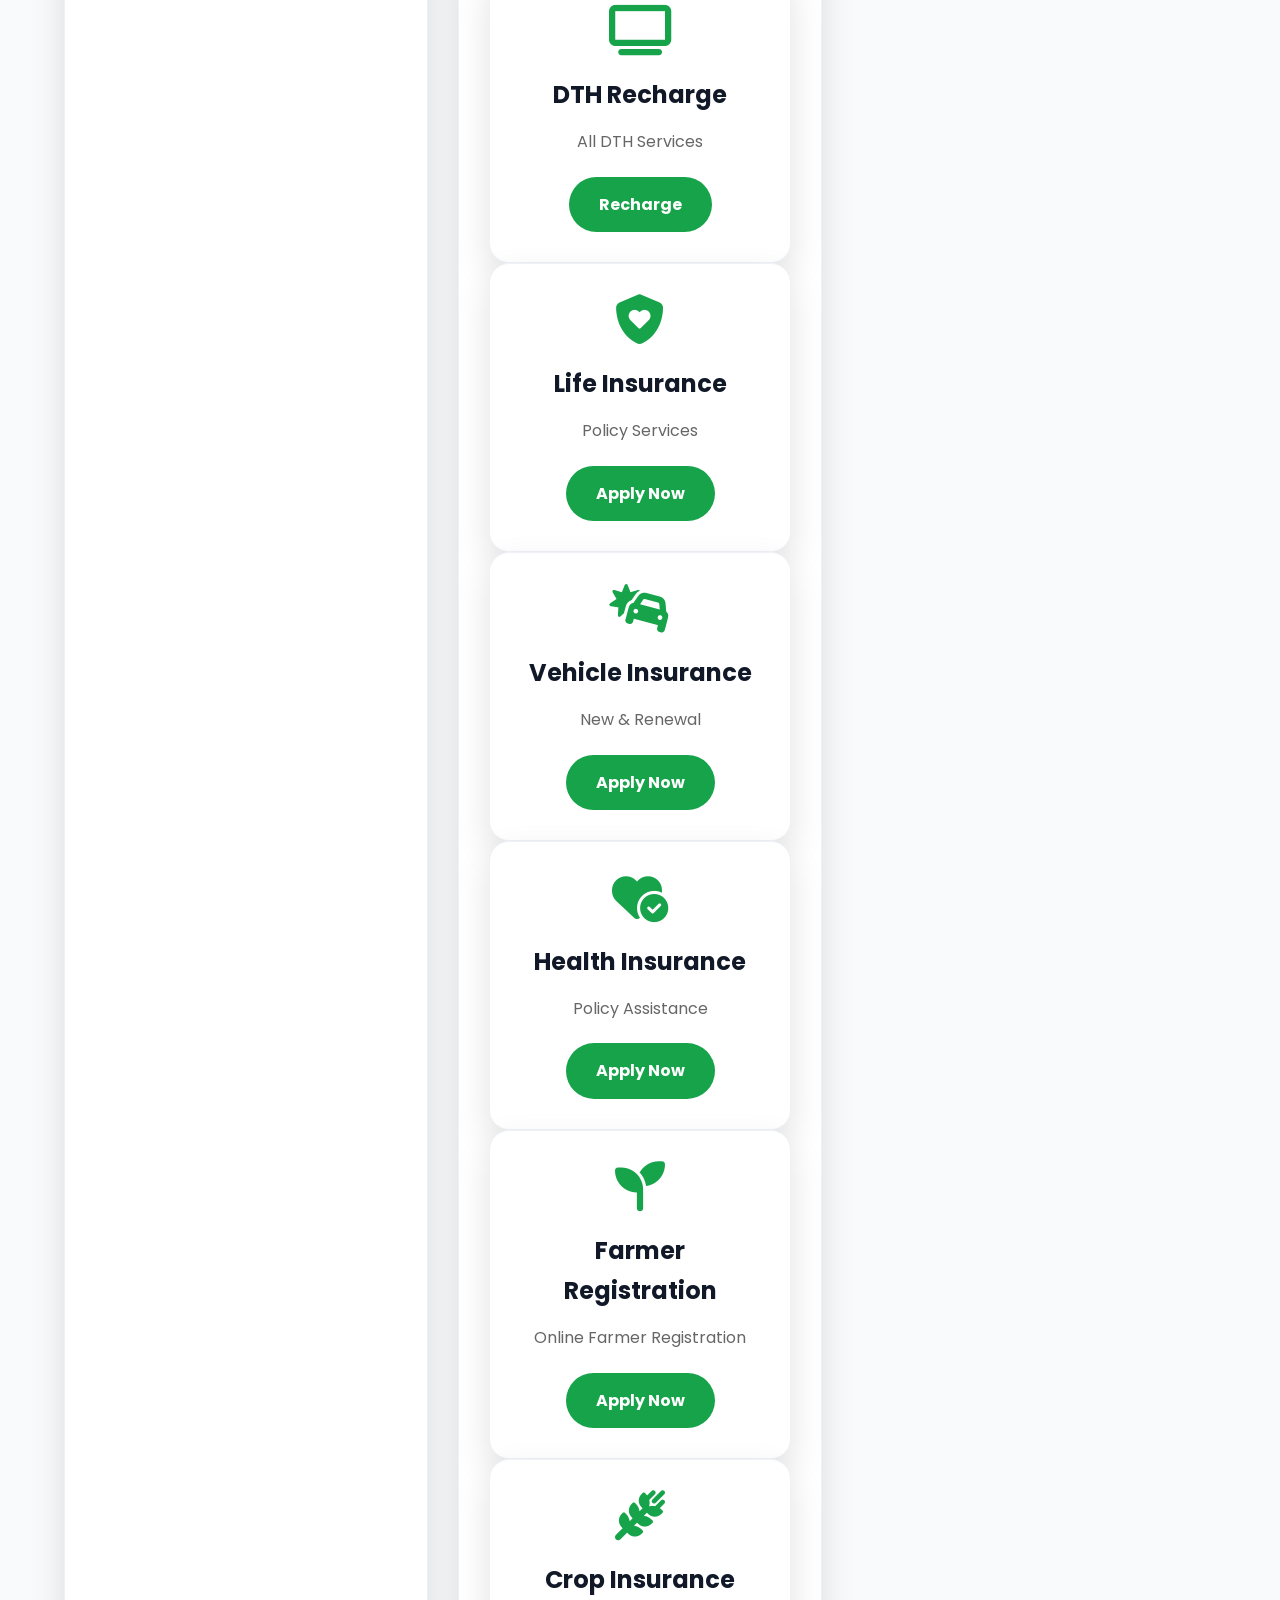
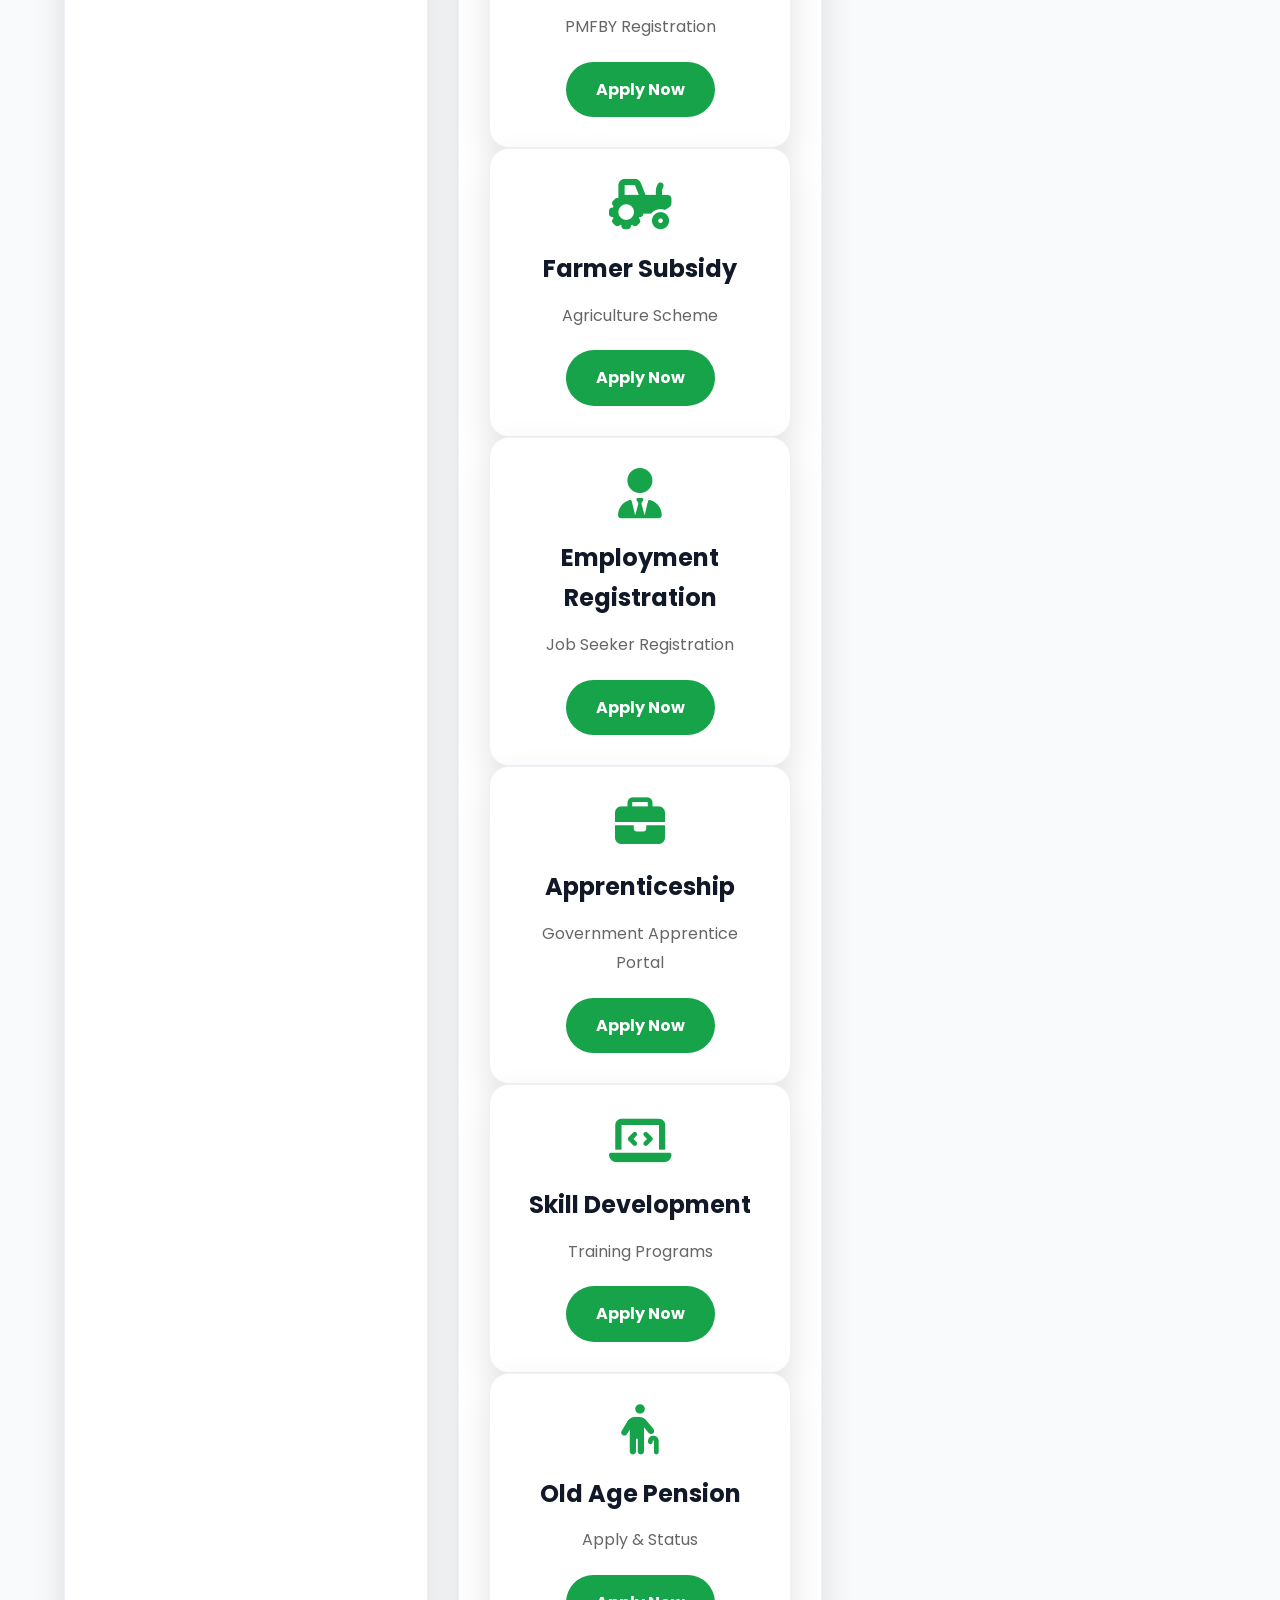
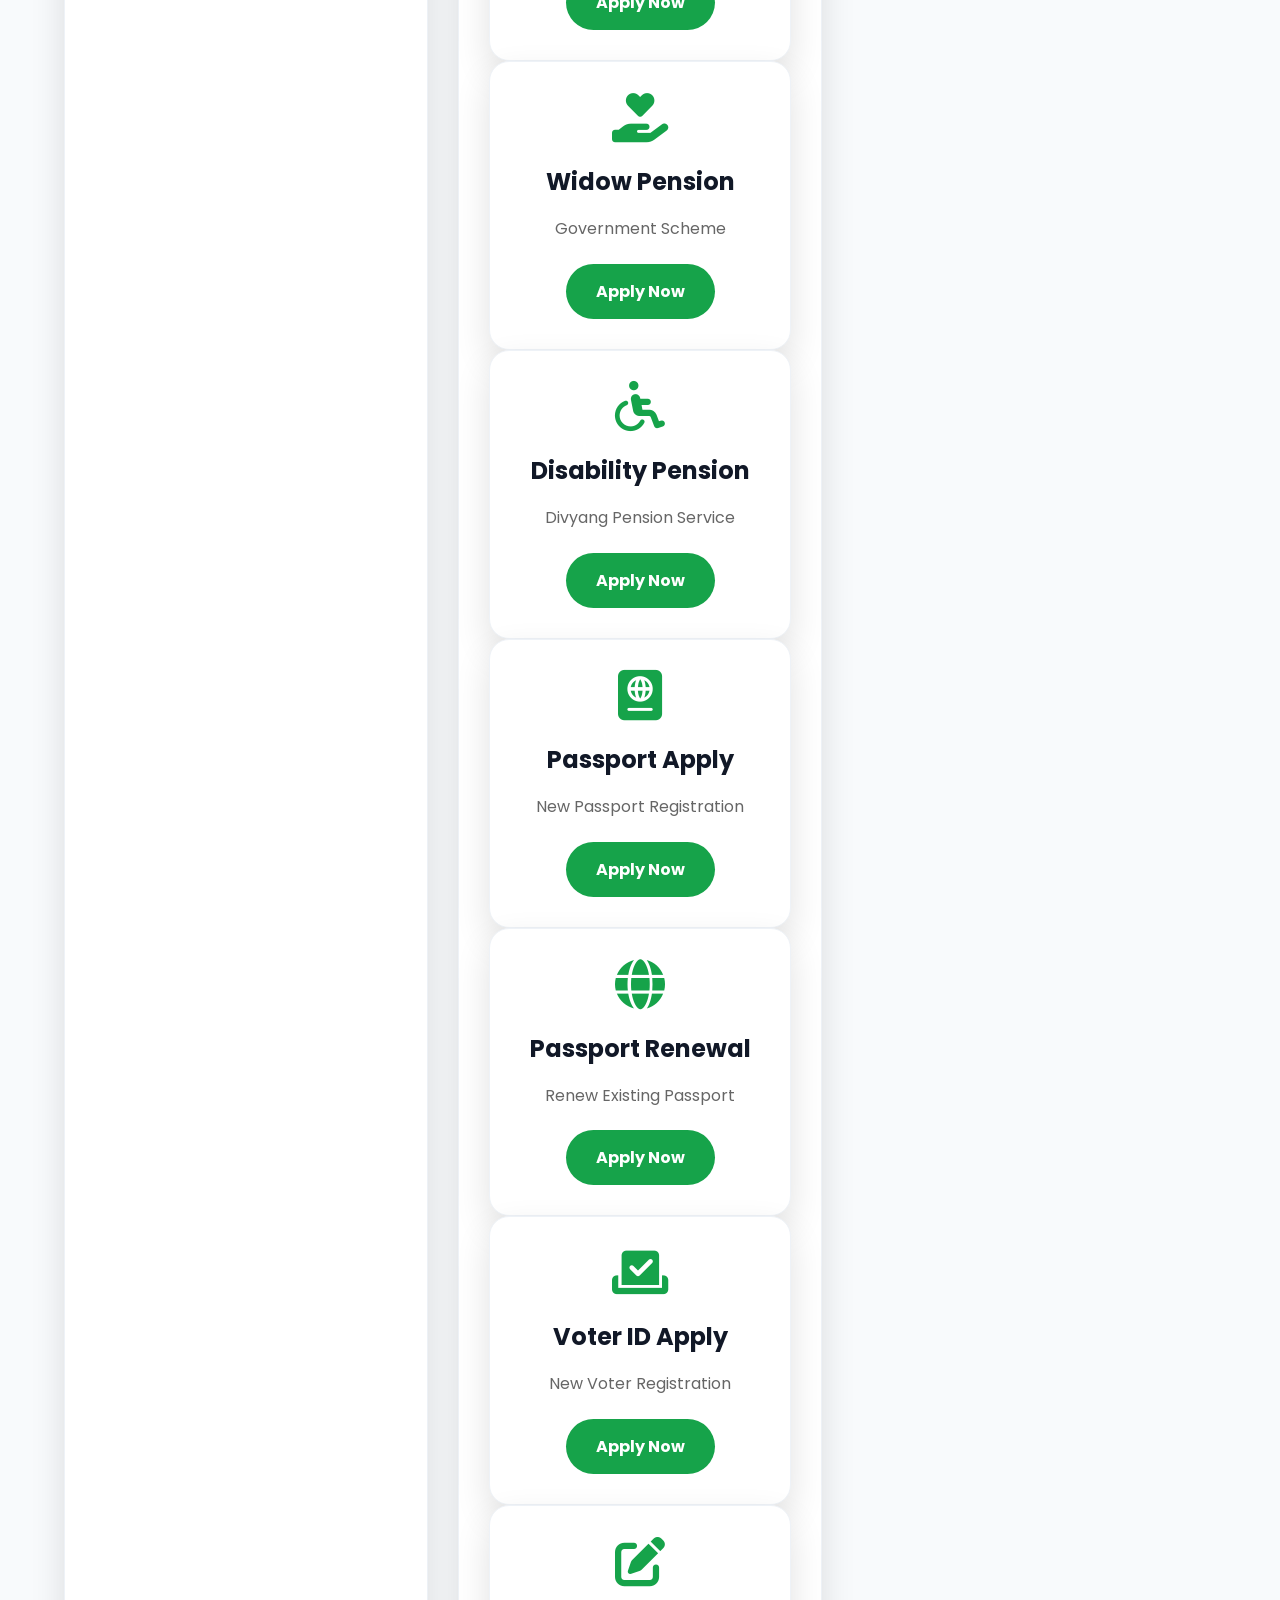
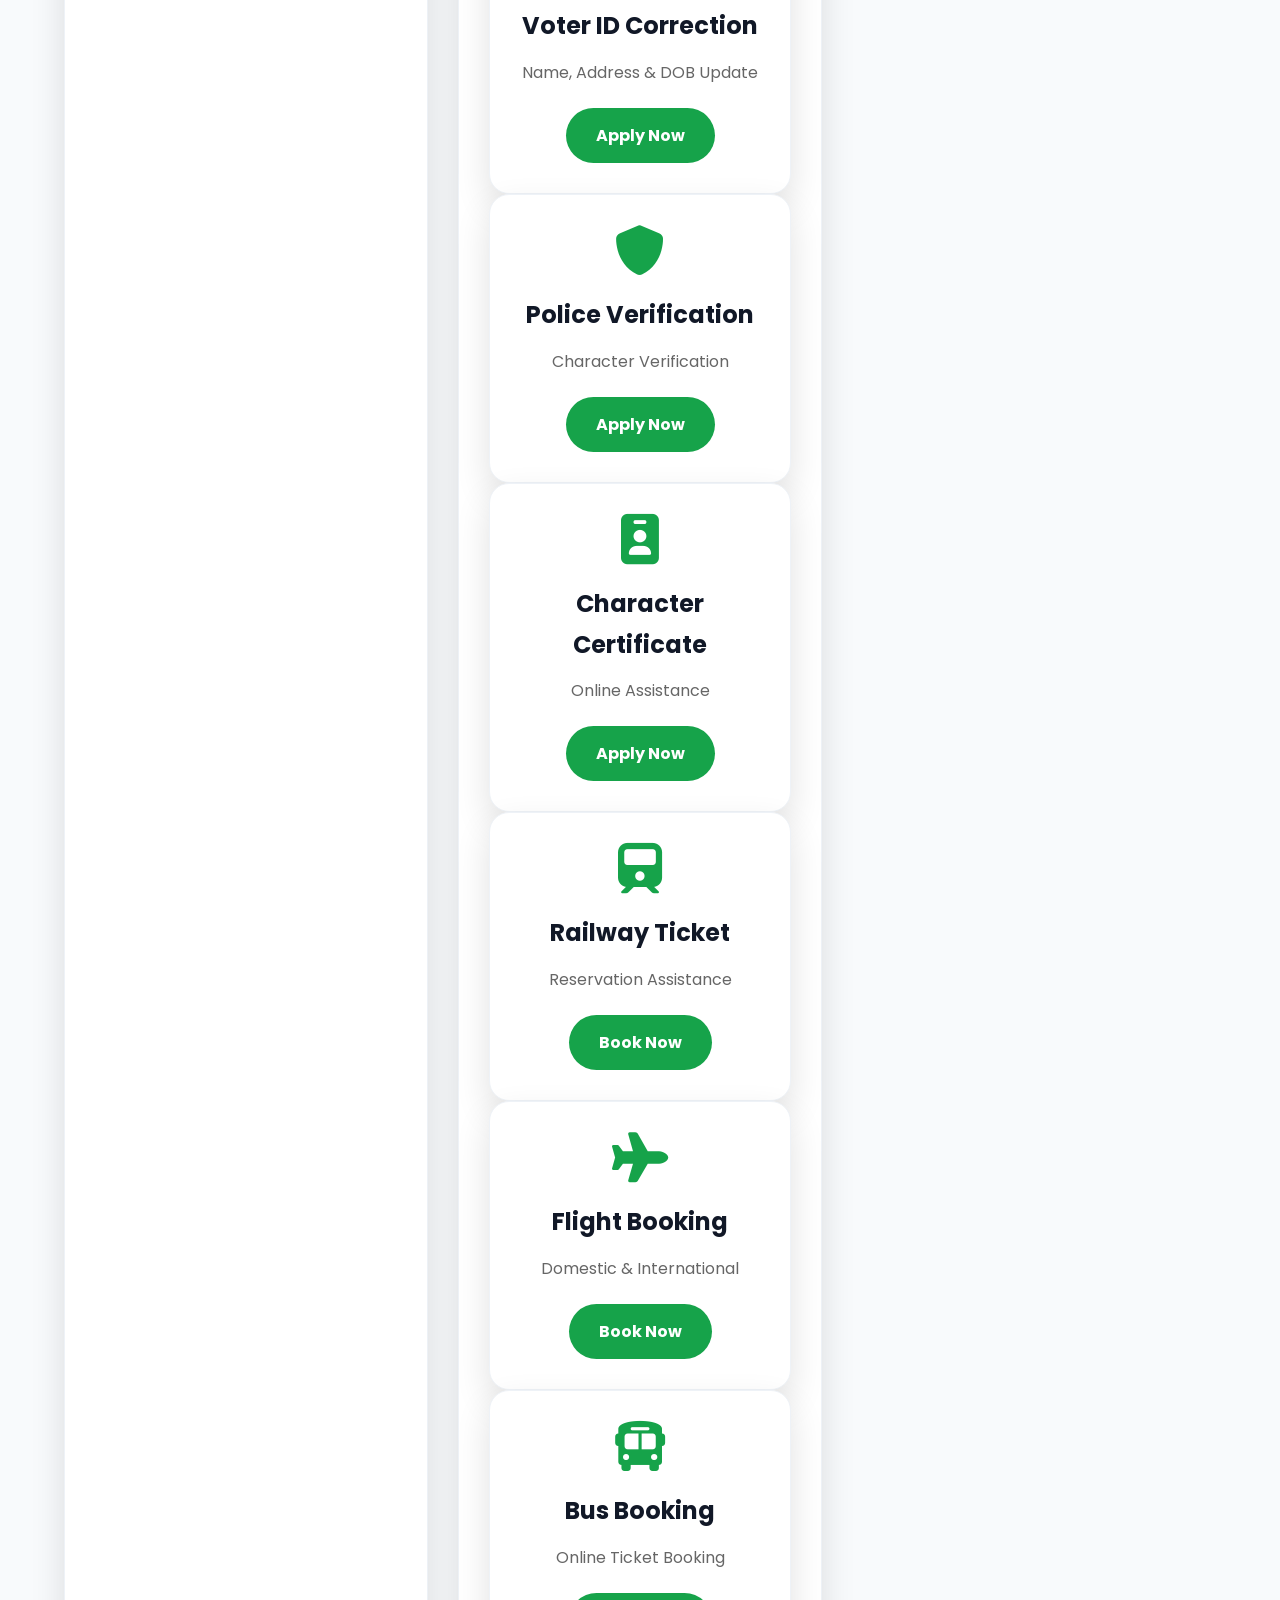
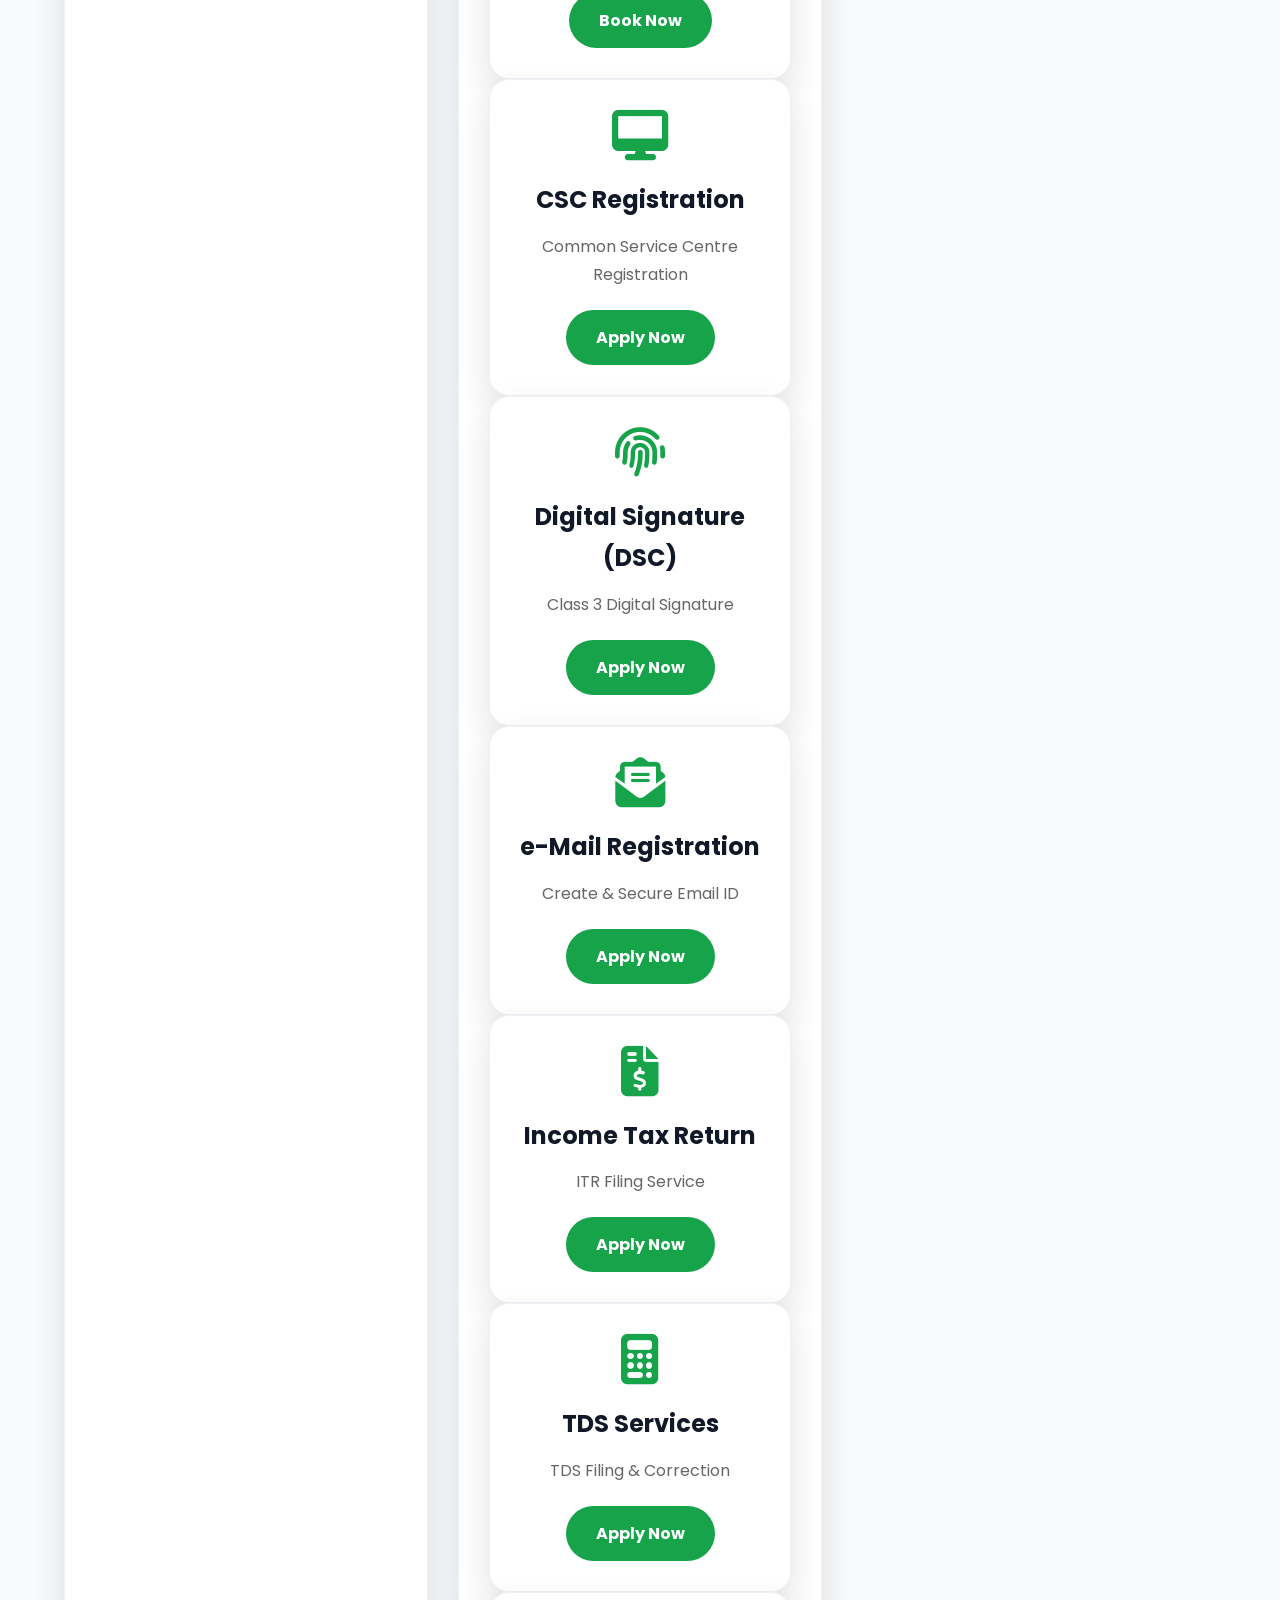
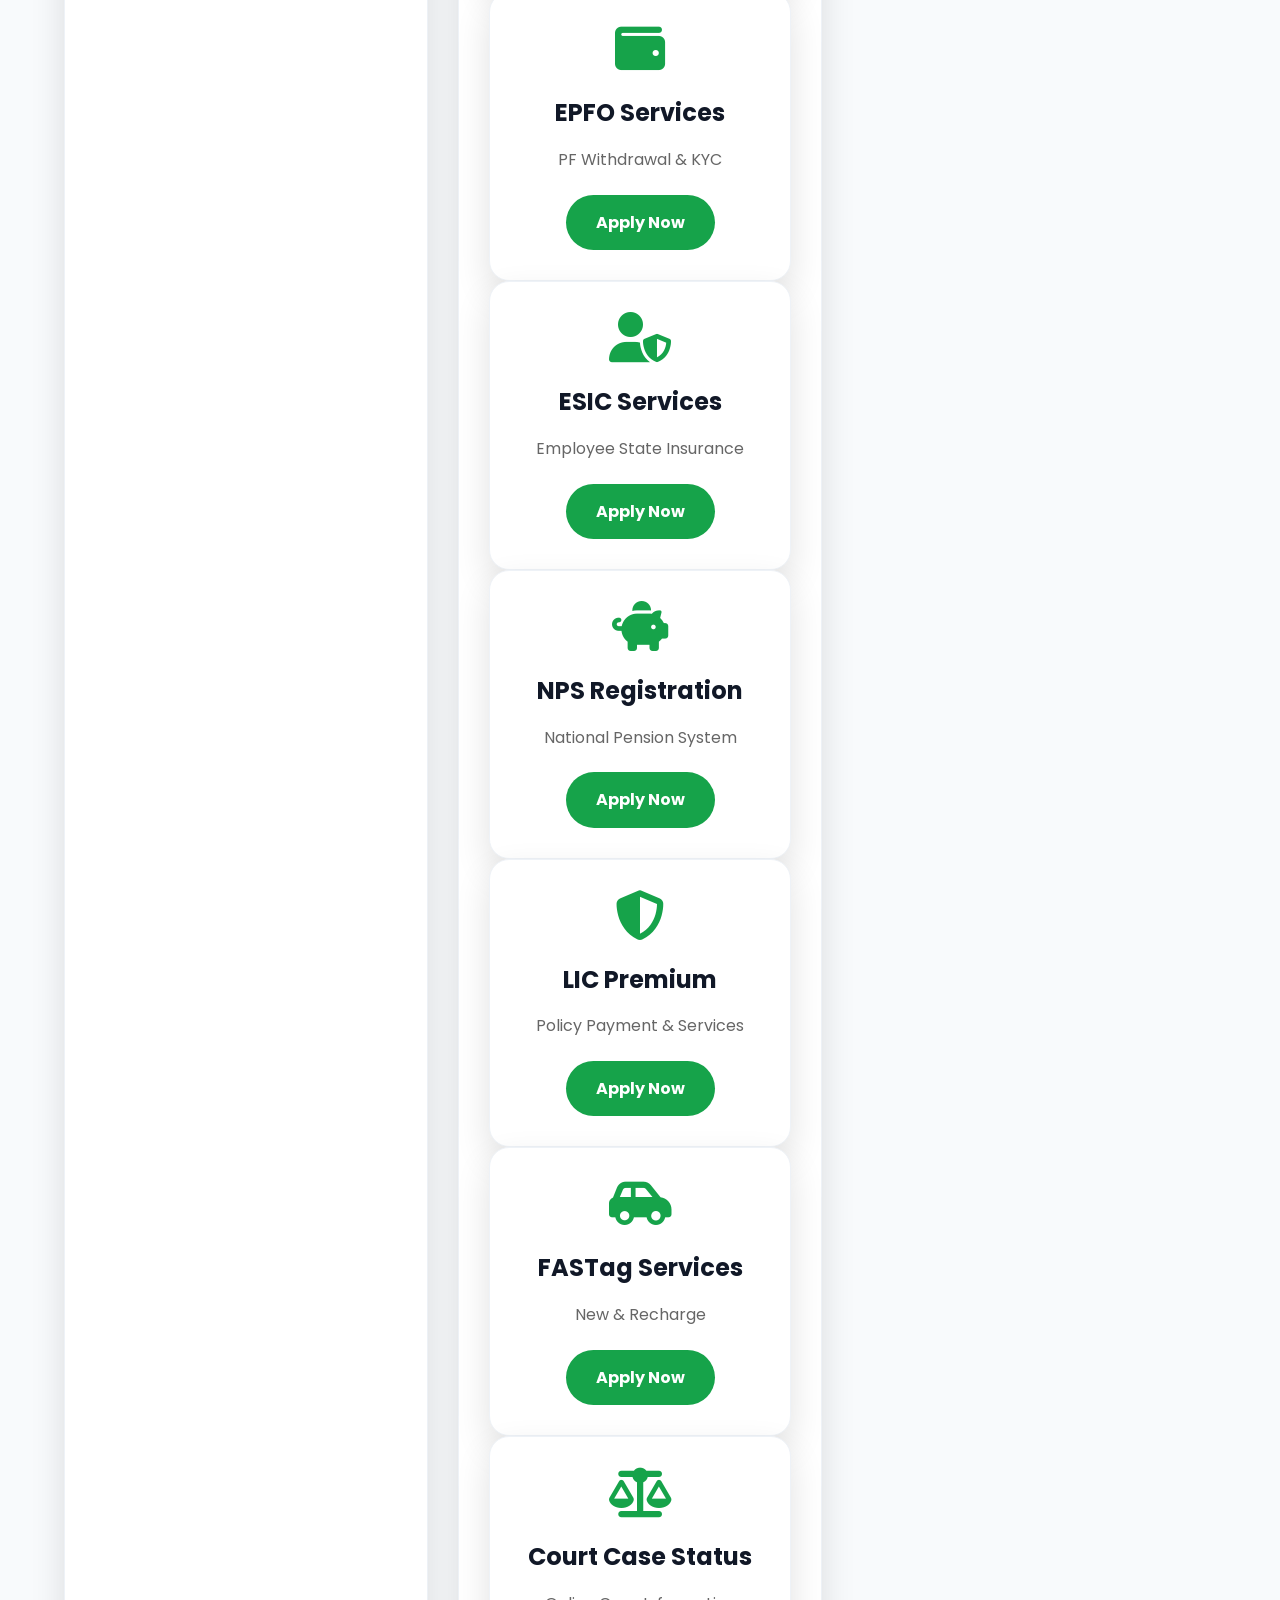
<file: services.html>
<!DOCTYPE html>
<html lang="en">
<head>

<meta charset="UTF-8">
<meta name="viewport" content="width=device-width, initial-scale=1.0">

<title>All Services | Khobragade Computer Service Centre</title>

<meta name="description" content="500+ Online Digital Services including Maha ID, Aadhaar, PAN Card, Ayushman, Divyang Services, Certificates and Government Schemes.">

<meta name="keywords" content="Online Services, Maha ID, Aadhaar, PAN Card, Government Services">

<meta name="author" content="Nitesh Khobragade">

<link rel="stylesheet" href="style.css">

<link rel="preconnect" href="https://fonts.googleapis.com">

<link href="https://fonts.googleapis.com/css2?family=Poppins:wght@300;400;500;600;700;800&display=swap" rel="stylesheet">

<link rel="stylesheet"
href="https://cdnjs.cloudflare.com/ajax/libs/font-awesome/6.7.2/css/all.min.css">

</head>

<body>

<div class="top-bar">

<div class="container">

<span>📞 9637832490</span>

<span>📍 Maharashtra</span>

<span>500+ Online Digital Services</span>

</div>

</div>

<header class="header">

<div class="container">

<a href="index.html" class="logo">

<img src="logo.png" alt="Logo">

<span>Khobragade Computer Service Centre</span>

</a>

<nav>

<ul>

<li><a href="index.html">Home</a></li>

<li><a href="services.html" class="active">Services</a></li>

<li><a href="documents.html">Documents</a></li>

<li><a href="divyang.html">Divyang</a></li>

<li><a href="maharashtra.html">Maharashtra</a></li>

<li><a href="contact.html">Contact</a></li>

</ul>

</nav>

</div>

</header>

<section class="hero">

<div class="container">

<h1>500+ Online Digital Services</h1>

<p>

Select your required service and apply easily.

</p>

<input

type="text"

id="serviceSearch"

placeholder="Search Service...">

</div>

</section>

<section class="services">

<div class="container">

<h2 class="section-title">

Popular Categories

</h2>

<div class="service-grid">
<!-- ==========================================
POPULAR SERVICES
========================================== -->

<div class="service-card">
<i class="fa-solid fa-id-card"></i>
<h3>Maha ID Registration</h3>
<p>Create New Maha ID Account</p>
<a href="contact.html" class="btn btn-primary">Apply Now</a>
</div>

<div class="service-card">
<i class="fa-solid fa-user-check"></i>
<h3>Maha ID Update</h3>
<p>Update Existing Maha ID</p>
<a href="contact.html" class="btn btn-primary">Apply Now</a>
</div>

<div class="service-card">
<i class="fa-solid fa-address-card"></i>
<h3>Aadhaar New</h3>
<p>New Aadhaar Assistance</p>
<a href="contact.html" class="btn btn-primary">Apply Now</a>
</div>

<div class="service-card">
<i class="fa-solid fa-pen"></i>
<h3>Aadhaar Correction</h3>
<p>Name • Mobile • Address Update</p>
<a href="contact.html" class="btn btn-primary">Apply Now</a>
</div>

<div class="service-card">
<i class="fa-solid fa-credit-card"></i>
<h3>PAN Card New</h3>
<p>Apply for New PAN Card</p>
<a href="contact.html" class="btn btn-primary">Apply Now</a>
</div>

<div class="service-card">
<i class="fa-solid fa-file-pen"></i>
<h3>PAN Correction</h3>
<p>Name, DOB & Address Update</p>
<a href="contact.html" class="btn btn-primary">Apply Now</a>
</div>

<div class="service-card">
<i class="fa-solid fa-hospital"></i>
<h3>Ayushman Card</h3>
<p>Check Eligibility & Apply</p>
<a href="contact.html" class="btn btn-primary">Apply Now</a>
</div>

<div class="service-card">
<i class="fa-solid fa-heart-pulse"></i>
<h3>ABHA Card</h3>
<p>Create Digital Health ID</p>
<a href="contact.html" class="btn btn-primary">Apply Now</a>
</div>

<div class="service-card">
<i class="fa-solid fa-wheelchair"></i>
<h3>UDID Card</h3>
<p>Unique Disability ID Card</p>
<a href="contact.html" class="btn btn-primary">Apply Now</a>
</div>

<div class="service-card">
<i class="fa-solid fa-hand-holding-heart"></i>
<h3>Divyang Pension</h3>
<p>Apply & Status Check</p>
<a href="contact.html" class="btn btn-primary">Apply Now</a>
</div>

<div class="service-card">
<i class="fa-solid fa-graduation-cap"></i>
<h3>Divyang Scholarship</h3>
<p>Government Scholarship</p>
<a href="contact.html" class="btn btn-primary">
<!-- ==========================================
BANKING SERVICES
========================================== -->

<div class="service-card">
<i class="fa-solid fa-building-columns"></i>
<h3>Bank Account Opening</h3>
<p>All Major Banks</p>
<a href="contact.html" class="btn btn-primary">Apply Now</a>
</div>

<div class="service-card">
<i class="fa-solid fa-money-check-dollar"></i>
<h3>Bank KYC Update</h3>
<p>Update Customer KYC</p>
<a href="contact.html" class="btn btn-primary">Apply Now</a>
</div>

<div class="service-card">
<i class="fa-solid fa-piggy-bank"></i>
<h3>PM Jan Dhan</h3>
<p>Account Assistance</p>
<a href="contact.html" class="btn btn-primary">Apply Now</a>
</div>

<!-- ==========================================
RTO SERVICES
========================================== -->

<div class="service-card">
<i class="fa-solid fa-car"></i>
<h3>Driving Licence</h3>
<p>New • Renewal • Duplicate</p>
<a href="contact.html" class="btn btn-primary">Apply Now</a>
</div>

<div class="service-card">
<i class="fa-solid fa-motorcycle"></i>
<h3>Vehicle Registration</h3>
<p>RC Related Services</p>
<a href="contact.html" class="btn btn-primary">Apply Now</a>
</div>

<div class="service-card">
<i class="fa-solid fa-road"></i>
<h3>Vehicle Fitness</h3>
<p>Fitness Certificate</p>
<a href="contact.html" class="btn btn-primary">Apply Now</a>
</div>

<!-- ==========================================
EDUCATION
========================================== -->

<div class="service-card">
<i class="fa-solid fa-graduation-cap"></i>
<h3>Scholarship Form</h3>
<p>Government Scholarship</p>
<a href="contact.html" class="btn btn-primary">Apply Now</a>
</div>

<div class="service-card">
<i class="fa-solid fa-school"></i>
<h3>Admission Form</h3>
<p>School & College</p>
<a href="contact.html" class="btn btn-primary">Apply Now</a>
</div>

<div class="service-card">
<i class="fa-solid fa-certificate"></i>
<h3>Education Certificates</h3>
<p>Verification & Services</p>
<a href="contact.html" class="btn btn-primary">Apply Now</a>
</div>

<!-- ==========================================
BUSINESS SERVICES
========================================== -->

<div class="service-card">
<i class="fa-solid fa-store"></i>
<h3>Shop Act License</h3>
<p>Registration & Renewal</p>
<a href="contact.html" class="btn btn-primary">Apply Now</a>
</div>

<div class="service-card">
<i class="fa-solid fa-file-invoice"></i>
<h3>GST Registration</h3>
<p>New GST Registration</p>
<a href="contact.html" class="btn btn-primary">Apply Now</a>
</div>

<div class="service-card">
<i class="fa-solid fa-briefcase"></i>
<h3>UDYAM Registration</h3>
<p>MSME Registration</p>
<a href="contact.html" class="btn btn-primary">Apply Now</a>
</div>

<!-- ==========================================
UTILITY SERVICES
========================================== -->

<div class="service-card">
<i class="fa-solid fa-bolt"></i>
<h3>Electricity Bill</h3>
<p>Bill Payment</p>
<a href="contact.html" class="btn btn-primary">Pay Now</a>
</div>

<div class="service-card">
<i class="fa-solid fa-droplet"></i>
<h3>Water Bill</h3>
<p>Online Payment</p>
<a href="contact.html" class="btn btn-primary">Pay Now</a>
</div>

<div class="service-card">
<i class="fa-solid fa-mobile-screen"></i>
<h3>Mobile Recharge</h3>
<p>All Operators</p>
<a href="contact.html" class="btn btn-primary">Recharge</a>
</div>

<div class="service-card">
<i class="fa-solid fa-tv"></i>
<h3>DTH Recharge</h3>
<p>All DTH Services</p>
<a href="contact.html" class="btn btn-primary">Recharge</a>
</div>

<!-- ==========================================
INSURANCE
========================================== -->

<div class="service-card">
<i class="fa-solid fa-shield-heart"></i>
<h3>Life Insurance</h3>
<p>Policy Services</p>
<a href="contact.html" class="btn btn-primary">Apply Now</a>
</div>

<div class="service-card">
<i class="fa-solid fa-car-burst"></i>
<h3>Vehicle Insurance</h3>
<p>New & Renewal</p>
<a href="contact.html" class="btn btn-primary">Apply Now</a>
</div>

<div class="service-card">
<i class="fa-solid fa-heart-circle-check"></i>
<h3>Health Insurance</h3>
<p>Policy Assistance</p>
<a href="contact.html" class="btn btn-primary">Apply Now</a>
</div>
<!-- ==========================================
AGRICULTURE SERVICES
========================================== -->

<div class="service-card">
<i class="fa-solid fa-seedling"></i>
<h3>Farmer Registration</h3>
<p>Online Farmer Registration</p>
<a href="contact.html" class="btn btn-primary">Apply Now</a>
</div>

<div class="service-card">
<i class="fa-solid fa-wheat-awn"></i>
<h3>Crop Insurance</h3>
<p>PMFBY Registration</p>
<a href="contact.html" class="btn btn-primary">Apply Now</a>
</div>

<div class="service-card">
<i class="fa-solid fa-tractor"></i>
<h3>Farmer Subsidy</h3>
<p>Agriculture Scheme</p>
<a href="contact.html" class="btn btn-primary">Apply Now</a>
</div>

<!-- ==========================================
EMPLOYMENT
========================================== -->

<div class="service-card">
<i class="fa-solid fa-user-tie"></i>
<h3>Employment Registration</h3>
<p>Job Seeker Registration</p>
<a href="contact.html" class="btn btn-primary">Apply Now</a>
</div>

<div class="service-card">
<i class="fa-solid fa-briefcase"></i>
<h3>Apprenticeship</h3>
<p>Government Apprentice Portal</p>
<a href="contact.html" class="btn btn-primary">Apply Now</a>
</div>

<div class="service-card">
<i class="fa-solid fa-laptop-code"></i>
<h3>Skill Development</h3>
<p>Training Programs</p>
<a href="contact.html" class="btn btn-primary">Apply Now</a>
</div>

<!-- ==========================================
PENSION
========================================== -->

<div class="service-card">
<i class="fa-solid fa-person-cane"></i>
<h3>Old Age Pension</h3>
<p>Apply & Status</p>
<a href="contact.html" class="btn btn-primary">Apply Now</a>
</div>

<div class="service-card">
<i class="fa-solid fa-hand-holding-heart"></i>
<h3>Widow Pension</h3>
<p>Government Scheme</p>
<a href="contact.html" class="btn btn-primary">Apply Now</a>
</div>

<div class="service-card">
<i class="fa-solid fa-wheelchair"></i>
<h3>Disability Pension</h3>
<p>Divyang Pension Service</p>
<a href="contact.html" class="btn btn-primary">Apply Now</a>
</div>

<!-- ==========================================
PASSPORT
========================================== -->

<div class="service-card">
<i class="fa-solid fa-passport"></i>
<h3>Passport Apply</h3>
<p>New Passport Registration</p>
<a href="contact.html" class="btn btn-primary">Apply Now</a>
</div>

<div class="service-card">
<i class="fa-solid fa-globe"></i>
<h3>Passport Renewal</h3>
<p>Renew Existing Passport</p>
<a href="contact.html" class="btn btn-primary">Apply Now</a>
</div>

<!-- ==========================================
VOTER SERVICES
========================================== -->

<div class="service-card">
<i class="fa-solid fa-check-to-slot"></i>
<h3>Voter ID Apply</h3>
<p>New Voter Registration</p>
<a href="contact.html" class="btn btn-primary">Apply Now</a>
</div>

<div class="service-card">
<i class="fa-solid fa-pen-to-square"></i>
<h3>Voter ID Correction</h3>
<p>Name, Address & DOB Update</p>
<a href="contact.html" class="btn btn-primary">Apply Now</a>
</div>

<!-- ==========================================
POLICE SERVICES
========================================== -->

<div class="service-card">
<i class="fa-solid fa-shield"></i>
<h3>Police Verification</h3>
<p>Character Verification</p>
<a href="contact.html" class="btn btn-primary">Apply Now</a>
</div>

<div class="service-card">
<i class="fa-solid fa-id-badge"></i>
<h3>Character Certificate</h3>
<p>Online Assistance</p>
<a href="contact.html" class="btn btn-primary">Apply Now</a>
</div>

<!-- ==========================================
TRAVEL SERVICES
========================================== -->

<div class="service-card">
<i class="fa-solid fa-train"></i>
<h3>Railway Ticket</h3>
<p>Reservation Assistance</p>
<a href="contact.html" class="btn btn-primary">Book Now</a>
</div>

<div class="service-card">
<i class="fa-solid fa-plane"></i>
<h3>Flight Booking</h3>
<p>Domestic & International</p>
<a href="contact.html" class="btn btn-primary">Book Now</a>
</div>

<div class="service-card">
<i class="fa-solid fa-bus"></i>
<h3>Bus Booking</h3>
<p>Online Ticket Booking</p>
<a href="contact.html" class="btn btn-primary">Book Now</a>
</div>
<!-- ==========================================
CSC & DIGITAL SERVICES
========================================== -->

<div class="service-card">
<i class="fa-solid fa-desktop"></i>
<h3>CSC Registration</h3>
<p>Common Service Centre Registration</p>
<a href="contact.html" class="btn btn-primary">Apply Now</a>
</div>

<div class="service-card">
<i class="fa-solid fa-fingerprint"></i>
<h3>Digital Signature (DSC)</h3>
<p>Class 3 Digital Signature</p>
<a href="contact.html" class="btn btn-primary">Apply Now</a>
</div>

<div class="service-card">
<i class="fa-solid fa-envelope-open-text"></i>
<h3>e-Mail Registration</h3>
<p>Create & Secure Email ID</p>
<a href="contact.html" class="btn btn-primary">Apply Now</a>
</div>

<!-- ==========================================
INCOME TAX
========================================== -->

<div class="service-card">
<i class="fa-solid fa-file-invoice-dollar"></i>
<h3>Income Tax Return</h3>
<p>ITR Filing Service</p>
<a href="contact.html" class="btn btn-primary">Apply Now</a>
</div>

<div class="service-card">
<i class="fa-solid fa-calculator"></i>
<h3>TDS Services</h3>
<p>TDS Filing & Correction</p>
<a href="contact.html" class="btn btn-primary">Apply Now</a>
</div>

<!-- ==========================================
EPFO & ESIC
========================================== -->

<div class="service-card">
<i class="fa-solid fa-wallet"></i>
<h3>EPFO Services</h3>
<p>PF Withdrawal & KYC</p>
<a href="contact.html" class="btn btn-primary">Apply Now</a>
</div>

<div class="service-card">
<i class="fa-solid fa-user-shield"></i>
<h3>ESIC Services</h3>
<p>Employee State Insurance</p>
<a href="contact.html" class="btn btn-primary">Apply Now</a>
</div>

<div class="service-card">
<i class="fa-solid fa-piggy-bank"></i>
<h3>NPS Registration</h3>
<p>National Pension System</p>
<a href="contact.html" class="btn btn-primary">Apply Now</a>
</div>

<!-- ==========================================
INSURANCE
========================================== -->

<div class="service-card">
<i class="fa-solid fa-shield-halved"></i>
<h3>LIC Premium</h3>
<p>Policy Payment & Services</p>
<a href="contact.html" class="btn btn-primary">Apply Now</a>
</div>

<div class="service-card">
<i class="fa-solid fa-car-side"></i>
<h3>FASTag Services</h3>
<p>New & Recharge</p>
<a href="contact.html" class="btn btn-primary">Apply Now</a>
</div>

<!-- ==========================================
LEGAL SERVICES
========================================== -->

<div class="service-card">
<i class="fa-solid fa-scale-balanced"></i>
<h3>Court Case Status</h3>
<p>Online Case Information</p>
<a href="contact.html" class="btn btn-primary">Check Now</a>
</div>

<div class="service-card">
<i class="fa-solid fa-gavel"></i>
<h3>Notary Services</h3>
<p>Document Verification</p>
<a href="contact.html" class="btn btn-primary">Apply Now</a>
</div>

<!-- ==========================================
DIGITAL SERVICES
========================================== -->

<div class="service-card">
<i class="fa-solid fa-cloud-arrow-up"></i>
<h3>Document Upload</h3>
<p>Online Submission Support</p>
<a href="contact.html" class="btn btn-primary">Upload</a>
</div>

<div class="service-card">
<i class="fa-solid fa-qrcode"></i>
<h3>QR Code Generation</h3>
<p>Business & Payment QR</p>
<a href="contact.html" class="btn btn-primary">Create</a>
</div>

<div class="service-card">
<i class="fa-solid fa-print"></i>
<h3>Print & Scan</h3>
<p>Document Print Services</p>
<a href="contact.html" class="btn btn-primary">Details</a>
</div>

<div class="service-card">
<i class="fa-solid fa-file-pdf"></i>
<h3>PDF Services</h3>
<p>Merge, Split & Convert PDF</p>
<a href="contact.html" class="btn btn-primary">Open</a>
</div>
<!-- ==========================================
MORE SERVICES
========================================== -->

<div class="service-card">
<i class="fa-solid fa-mobile-screen-button"></i>
<h3>Mobile Linking</h3>
<p>Aadhaar Mobile Update</p>
<a href="contact.html" class="btn btn-primary">Apply Now</a>
</div>

<div class="service-card">
<i class="fa-solid fa-sim-card"></i>
<h3>SIM Verification</h3>
<p>KYC Assistance</p>
<a href="contact.html" class="btn btn-primary">Apply Now</a>
</div>

<div class="service-card">
<i class="fa-solid fa-wifi"></i>
<h3>Broadband Connection</h3>
<p>New Internet Connection</p>
<a href="contact.html" class="btn btn-primary">Apply Now</a>
</div>

<div class="service-card">
<i class="fa-solid fa-building"></i>
<h3>Property Tax</h3>
<p>Tax Payment</p>
<a href="contact.html" class="btn btn-primary">Pay Now</a>
</div>

<div class="service-card">
<i class="fa-solid fa-house-circle-check"></i>
<h3>Property Registration</h3>
<p>Property Documents</p>
<a href="contact.html" class="btn btn-primary">Apply Now</a>
</div>

<div class="service-card">
<i class="fa-solid fa-file-signature"></i>
<h3>Affidavit</h3>
<p>Document Preparation</p>
<a href="contact.html" class="btn btn-primary">Apply Now</a>
</div>

<div class="service-card">
<i class="fa-solid fa-globe"></i>
<h3>Visa Assistance</h3>
<p>Application Support</p>
<a href="contact.html" class="btn btn-primary">Apply Now</a>
</div>

<div class="service-card">
<i class="fa-solid fa-laptop"></i>
<h3>Online Exam Form</h3>
<p>All Competitive Exams</p>
<a href="contact.html" class="btn btn-primary">Apply Now</a>
</div>

<div class="service-card">
<i class="fa-solid fa-user-graduate"></i>
<h3>University Forms</h3>
<p>Admission & Exam Forms</p>
<a href="contact.html" class="btn btn-primary">Apply Now</a>
</div>

<div class="service-card">
<i class="fa-solid fa-receipt"></i>
<h3>Online Bill Services</h3>
<p>Utility Bill Assistance</p>
<a href="contact.html" class="btn btn-primary">Open</a>
</div>

<div class="service-card">
<i class="fa-solid fa-circle-plus"></i>
<h3>Many More Services</h3>
<p>500+ Digital Services Available</p>
<a href="contact.html" class="btn btn-primary">Contact Us</a>
</div>

</div>

</div>

</section>

<footer>

<div class="container">

<p style="text-align:center;">
© 2026 Khobragade Computer Service Centre
<br>
All Rights Reserved.
</p>

</div>

</footer>

<script src="script.js"></script>

</body>
</html>
</file>
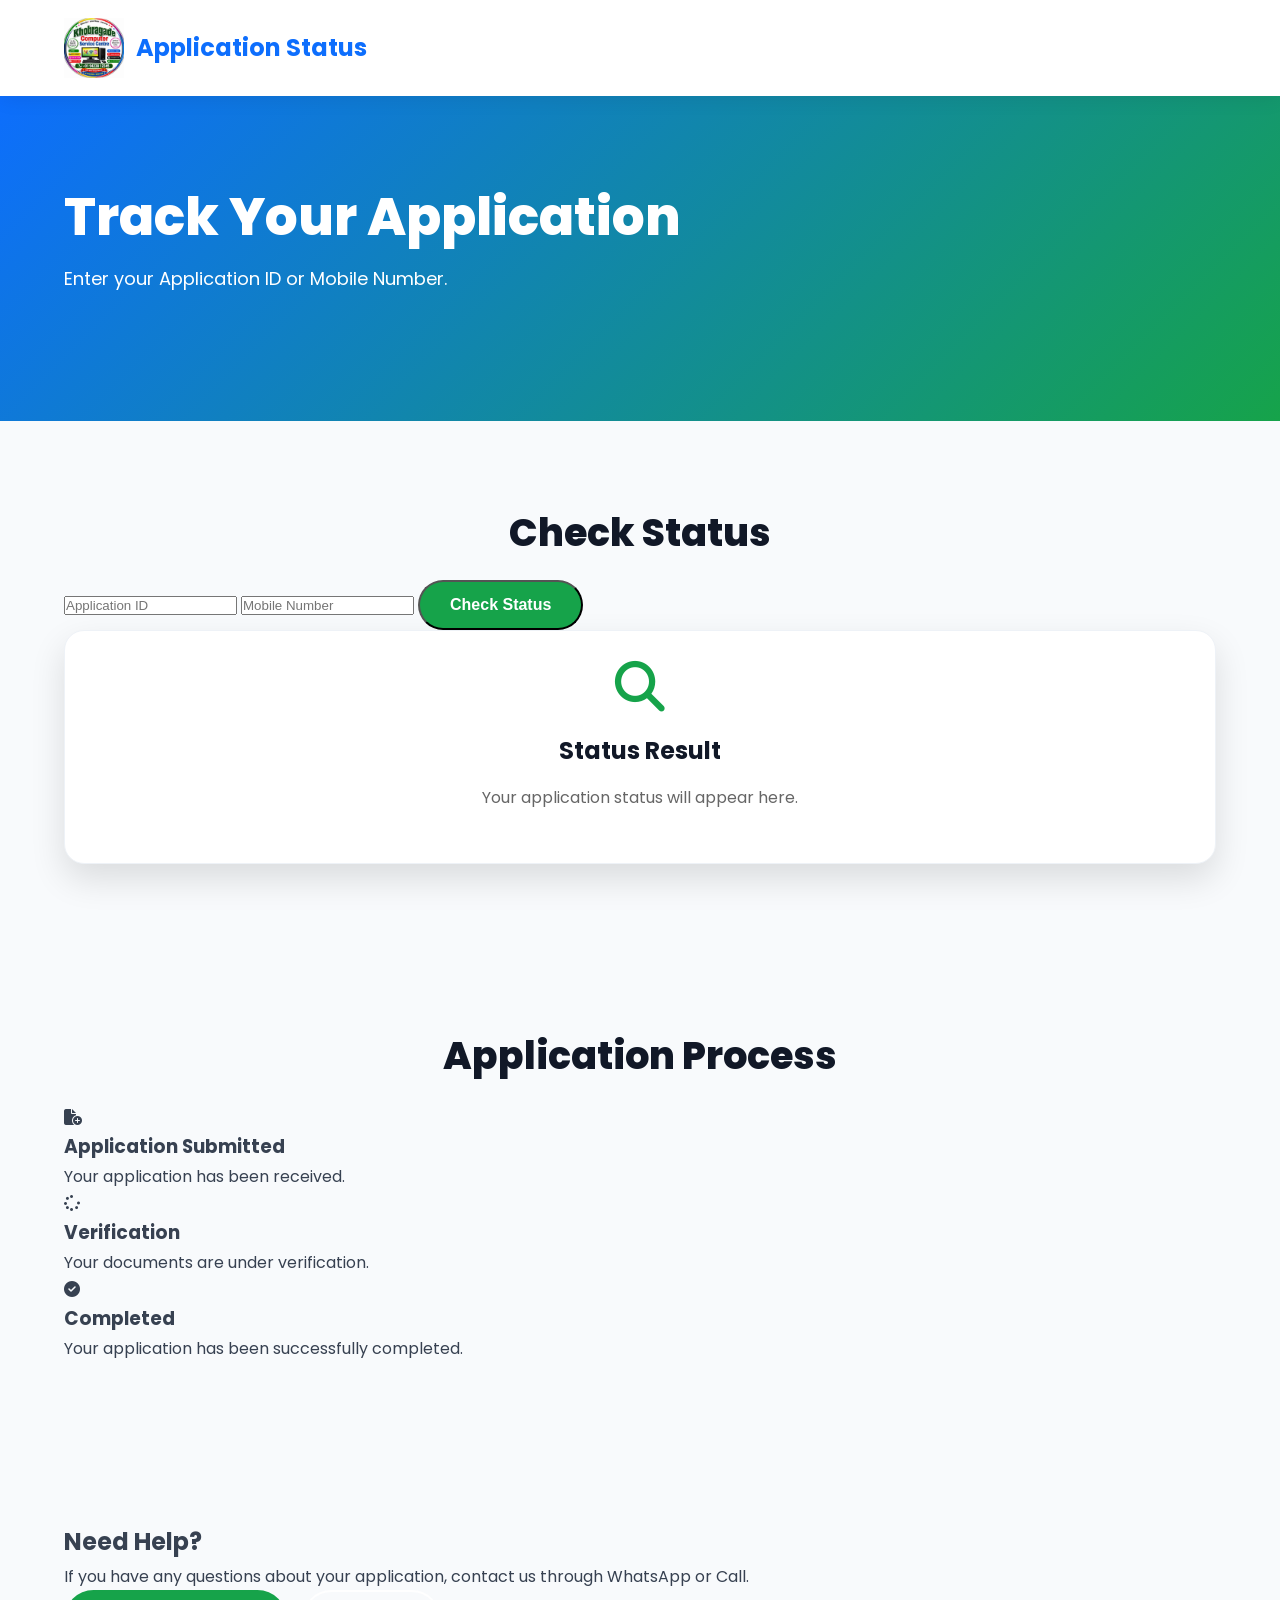
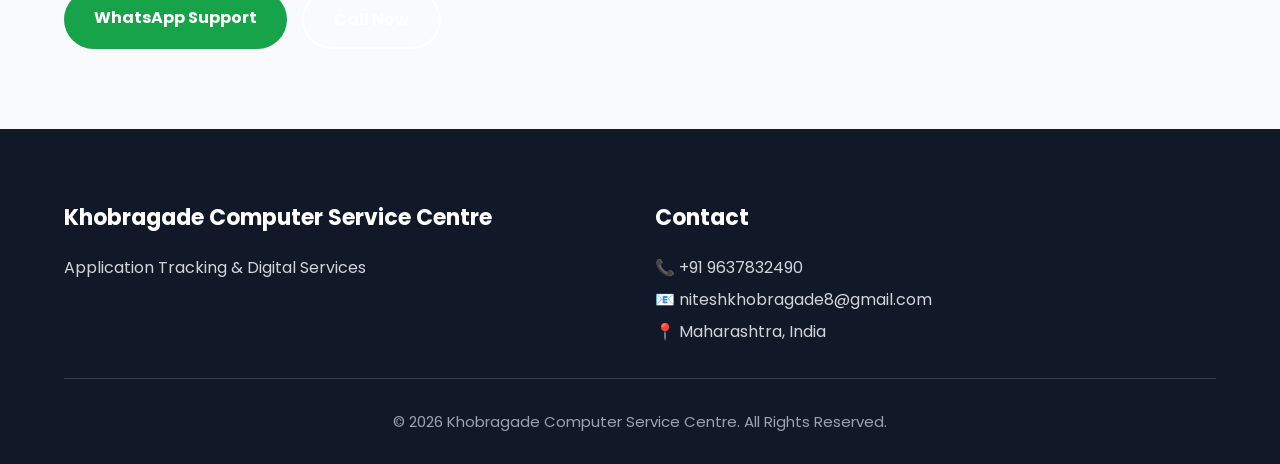
<file: status.html>
<!DOCTYPE html>
<html lang="en">

<head>

<meta charset="UTF-8">
<meta name="viewport" content="width=device-width, initial-scale=1.0">

<title>Application Status | Khobragade Computer Service Centre</title>

<link rel="stylesheet" href="style.css">

<link href="https://fonts.googleapis.com/css2?family=Poppins:wght@300;400;500;600;700;800&display=swap" rel="stylesheet">

<link rel="stylesheet"
href="https://cdnjs.cloudflare.com/ajax/libs/font-awesome/6.7.2/css/all.min.css">

</head>

<body>

<header class="header">

<div class="container">

<div class="logo">

<img src="logo.png" alt="Logo">

<span>Application Status</span>

</div>

</div>

</header>

<section class="hero">

<div class="container">

<h1>Track Your Application</h1>

<p>

Enter your Application ID or Mobile Number.

</p>

</div>

</section>

<section class="contact-form-section">

<div class="container">

<h2 class="section-title">

Check Status

</h2>

<form class="contact-form">

<input
type="text"
placeholder="Application ID">

<input
type="tel"
placeholder="Mobile Number">

<button
type="submit"
class="btn btn-primary">

Check Status

</button>

</form>

<div class="service-card">

<i class="fa-solid fa-magnifying-glass"></i>

<h3>Status Result</h3>

<p>

Your application status will appear here.

</p>

</div>

</div>

</section>
<!-- ==========================================
APPLICATION TIMELINE
========================================== -->

<section class="why">

<div class="container">

<h2 class="section-title">

Application Process

</h2>

<div class="why-grid">

<div class="why-card">

<i class="fa-solid fa-file-circle-plus"></i>

<h3>Application Submitted</h3>

<p>Your application has been received.</p>

</div>

<div class="why-card">

<i class="fa-solid fa-spinner"></i>

<h3>Verification</h3>

<p>Your documents are under verification.</p>

</div>

<div class="why-card">

<i class="fa-solid fa-circle-check"></i>

<h3>Completed</h3>

<p>Your application has been successfully completed.</p>

</div>

</div>

</div>

</section>

<!-- ==========================================
IMPORTANT NOTE
========================================== -->

<section class="contact-cta">

<div class="container">

<h2>Need Help?</h2>

<p>

If you have any questions about your application, contact us through WhatsApp or Call.

</p>

<div class="hero-buttons">

<a href="https://wa.me/919637832490"
target="_blank"
class="btn btn-primary">

WhatsApp Support

</a>

<a href="tel:+919637832490"
class="btn btn-outline">

Call Now

</a>

</div>

</div>

</section>

<!-- ==========================================
FOOTER
========================================== -->

<footer>

<div class="container">

<div class="footer-grid">

<div>

<h3>Khobragade Computer Service Centre</h3>

<p>

Application Tracking & Digital Services

</p>

</div>

<div>

<h3>Contact</h3>

<p>📞 +91 9637832490</p>

<p>📧 niteshkhobragade8@gmail.com</p>

<p>📍 Maharashtra, India</p>

</div>

</div>

<hr>

<p class="copyright">

© 2026 Khobragade Computer Service Centre. All Rights Reserved.

</p>

</div>

</footer>

<script src="script.js"></script>

</body>

</html>
</file>
<file: style.css>
/* =====================================================
   KHOBRAGADE COMPUTER SERVICE CENTRE
   PREMIUM CSS
   VERSION 2.0
===================================================== */

@import url('https://fonts.googleapis.com/css2?family=Poppins:wght@300;400;500;600;700;800&display=swap');

*{
margin:0;
padding:0;
box-sizing:border-box;
}

:root{

--primary:#0d6efd;
--secondary:#16a34a;
--dark:#111827;
--light:#f8fafc;
--white:#ffffff;
--text:#374151;

--radius:16px;

--shadow:0 15px 35px rgba(0,0,0,.12);

}

html{

scroll-behavior:smooth;

}

body{

font-family:'Poppins',sans-serif;
background:var(--light);
color:var(--text);
overflow-x:hidden;
line-height:1.7;

}

img{

max-width:100%;
display:block;

}

a{

text-decoration:none;
color:inherit;

}

ul{

list-style:none;

}

.container{

width:90%;
max-width:1200px;
margin:auto;

}

section{

padding:80px 0;

}
/* =====================================================
HEADER
===================================================== */

.header{

position:sticky;

top:0;

left:0;

width:100%;

background:#ffffff;

box-shadow:0 2px 20px rgba(0,0,0,.08);

z-index:999;

}

.header .container{

display:flex;

justify-content:space-between;

align-items:center;

padding:18px 0;

}

/* Logo */

.logo{

display:flex;

align-items:center;

gap:12px;

font-size:24px;

font-weight:700;

color:var(--primary);

}

.logo img{

width:60px;

height:60px;

object-fit:contain;

}

/* Navigation */

nav ul{

display:flex;

align-items:center;

gap:28px;

}

nav ul li a{

font-size:16px;

font-weight:600;

padding:10px 14px;

border-radius:10px;

transition:.3s;

}

nav ul li a:hover{

background:var(--primary);

color:#fff;

}

nav ul li a.active{

background:var(--secondary);

color:#fff;

}
/* =====================================================
HERO SECTION
===================================================== */

.hero{

background:linear-gradient(135deg,#0d6efd,#16a34a);

color:#fff;

padding:90px 0;

}

.hero-container{

display:grid;

grid-template-columns:1fr 1fr;

align-items:center;

gap:50px;

}

.hero-badge{

display:inline-block;

background:rgba(255,255,255,.15);

padding:10px 18px;

border-radius:50px;

font-size:15px;

font-weight:600;

margin-bottom:20px;

backdrop-filter:blur(10px);

}

.hero h1{

font-size:52px;

font-weight:800;

line-height:1.2;

margin-bottom:15px;

}

.hero h2{

font-size:30px;

font-weight:700;

margin-bottom:20px;

}

.hero p{

font-size:18px;

line-height:1.8;

margin-bottom:35px;

max-width:650px;

}

.hero-buttons{

display:flex;

flex-wrap:wrap;

gap:15px;

}

.hero-right{

display:flex;

justify-content:center;

align-items:center;

}

.hero-right img{

max-width:420px;

width:100%;

filter:drop-shadow(0 15px 30px rgba(0,0,0,.25));

}
/* =====================================================
BUTTONS
===================================================== */

.btn{

display:inline-block;

padding:14px 30px;

border-radius:50px;

font-size:16px;

font-weight:700;

transition:.3s;

cursor:pointer;

text-align:center;

}

.btn-primary{

background:var(--secondary);

color:#fff;

}

.btn-primary:hover{

background:#15803d;

transform:translateY(-3px);

box-shadow:0 10px 25px rgba(22,163,74,.30);

}

.btn-outline{

border:2px solid #fff;

color:#fff;

}

.btn-outline:hover{

background:#fff;

color:var(--primary);

}

/* =====================================================
SEARCH SECTION
===================================================== */

.search-section{

background:#ffffff;

}

.search-box{

display:flex;

gap:15px;

margin-top:30px;

}

.search-box input{

flex:1;

padding:16px;

font-size:16px;

border:1px solid #ddd;

border-radius:12px;

outline:none;

}

.search-box input:focus{

border-color:var(--primary);

}

.search-box button{

padding:16px 28px;

border:none;

border-radius:12px;

background:var(--primary);

color:#fff;

font-weight:700;

cursor:pointer;

}

/* =====================================================
SERVICE GRID
===================================================== */

.service-grid{

display:grid;

grid-template-columns:repeat(auto-fit,minmax(280px,1fr));

gap:30px;

}
/* =====================================================
SERVICE CARD
===================================================== */

.service-card{

background:#fff;

padding:30px;

border-radius:20px;

box-shadow:var(--shadow);

text-align:center;

transition:.35s;

border:1px solid #eef2f7;

}

.service-card:hover{

transform:translateY(-10px);

box-shadow:0 20px 45px rgba(0,0,0,.15);

}

.service-card i{

font-size:50px;

color:var(--secondary);

margin-bottom:20px;

}

.service-card h3{

font-size:24px;

font-weight:700;

color:var(--dark);

margin-bottom:12px;

}

.service-card p{

font-size:16px;

color:#666;

line-height:1.8;

margin-bottom:20px;

}

/* =====================================================
SECTION TITLE
===================================================== */

.section-title{

font-size:38px;

font-weight:800;

text-align:center;

color:var(--dark);

margin-bottom:15px;

}

.section-subtitle{

text-align:center;

font-size:18px;

color:#666;

margin-bottom:50px;

}

/* =====================================================
STATISTICS
===================================================== */

.stats-grid{

display:grid;

grid-template-columns:repeat(auto-fit,minmax(220px,1fr));

gap:25px;

}

.stat-box{

background:#fff;

padding:35px;

border-radius:18px;

text-align:center;

box-shadow:var(--shadow);

transition:.3s;

}

.stat-box:hover{

transform:translateY(-8px);

}

.stat-box h2{

font-size:42px;

color:var(--secondary);

font-weight:800;

margin-bottom:10px;

}

.stat-box p{

font-size:17px;

font-weight:600;

color:#555;

}
/* =====================================================
FAQ
===================================================== */

.faq-item{

background:#ffffff;

padding:22px;

margin-bottom:20px;

border-radius:16px;

box-shadow:var(--shadow);

}

.faq-item h3{

font-size:20px;

color:var(--dark);

margin-bottom:10px;

cursor:pointer;

}

.faq-item p{

color:#666;

line-height:1.8;

}

/* =====================================================
FOOTER
===================================================== */

footer{

background:#111827;

color:#ffffff;

padding:70px 0 30px;

}

.footer-grid{

display:grid;

grid-template-columns:repeat(auto-fit,minmax(250px,1fr));

gap:30px;

}

.footer-grid h3{

font-size:22px;

margin-bottom:15px;

}

.footer-grid p,

.footer-grid a{

color:#d1d5db;

line-height:2;

}

.footer-grid a:hover{

color:#ffffff;

}

footer hr{

margin:30px 0;

border:none;

height:1px;

background:#374151;

}

.copyright{

text-align:center;

font-size:15px;

color:#9ca3af;

}

/* =====================================================
FLOATING BUTTONS
===================================================== */

.whatsapp-float,

.call-float{

position:fixed;

right:20px;

width:60px;

height:60px;

border-radius:50%;

display:flex;

align-items:center;

justify-content:center;

color:#fff;

font-size:28px;

box-shadow:0 10px 25px rgba(0,0,0,.25);

z-index:9999;

transition:.3s;

}

.whatsapp-float{

bottom:90px;

background:#25D366;

}

.call-float{

bottom:20px;

background:#0d6efd;

}

.whatsapp-float:hover,

.call-float:hover{

transform:scale(1.1);

}
/* =====================================================
MOBILE RESPONSIVE
===================================================== */

@media (max-width:768px){

.container{

width:95%;

}

.header .container{

flex-direction:column;

gap:15px;

}

nav ul{

flex-direction:column;

gap:10px;

text-align:center;

}

.hero{

padding:60px 20px;

text-align:center;

}

.hero-container{

grid-template-columns:1fr;

}

.hero h1{

font-size:34px;

}

.hero h2{

font-size:24px;

}

.hero p{

font-size:16px;

}

.hero-buttons{

flex-direction:column;

}

.btn{

width:100%;

}

.search-box{

flex-direction:column;

}

.service-grid{

grid-template-columns:1fr;

}

.stats-grid{

grid-template-columns:1fr;

}

.footer-grid{

grid-template-columns:1fr;

text-align:center;

}

.logo
/* =====================================================
ANIMATION
===================================================== */

@keyframes fadeUp{

0%{
opacity:0;
transform:translateY(30px);
}

100%{
opacity:1;
transform:translateY(0);
}

}

.service-card,
.stat-box,
.faq-item{

animation:fadeUp .6s ease;

}

/* =====================================================
LOADER
===================================================== */

#loader{

position:fixed;

top:0;

left:0;

width:100%;

height:100%;

background:#ffffff;

display:flex;

align-items:center;

justify-content:center;

z-index:99999;

}

.loader-content{

text-align:center;

}

.loader-spinner{

width:70px;

height:70px;

border:6px solid #e5e7eb;

border-top:6px solid var(--primary);

border-radius:50%;

animation:spin 1s linear infinite;

margin:auto auto 20px;

}

@keyframes spin{

100%{

transform:rotate(360deg);

}

}

/* =====================================================
BACK TO TOP
===================================================== */

.back-to-top{

position:fixed;

left:20px;

bottom:20px;

width:55px;

height:55px;

background:var(--dark);

color:#fff;

display:flex;

align-items:center;

justify-content:center;

border-radius:50%;

font-size:22px;

z-index:9999;

transition:.3s;

}

.back-to-top:hover{

background:var(--primary);

transform:translateY(-5px);

}

/* =====================================================
SCROLLBAR
===================================================== */

::-webkit-scrollbar{

width:10px;

}

::-webkit-scrollbar-track{

background:#f1f5f9;

}

::-webkit-scrollbar-thumb{

background:var(--primary);

border-radius:20px;

}

::-webkit-scrollbar-thumb:hover{

background:#084298;

}

/* =====================================================
END OF
</file>
